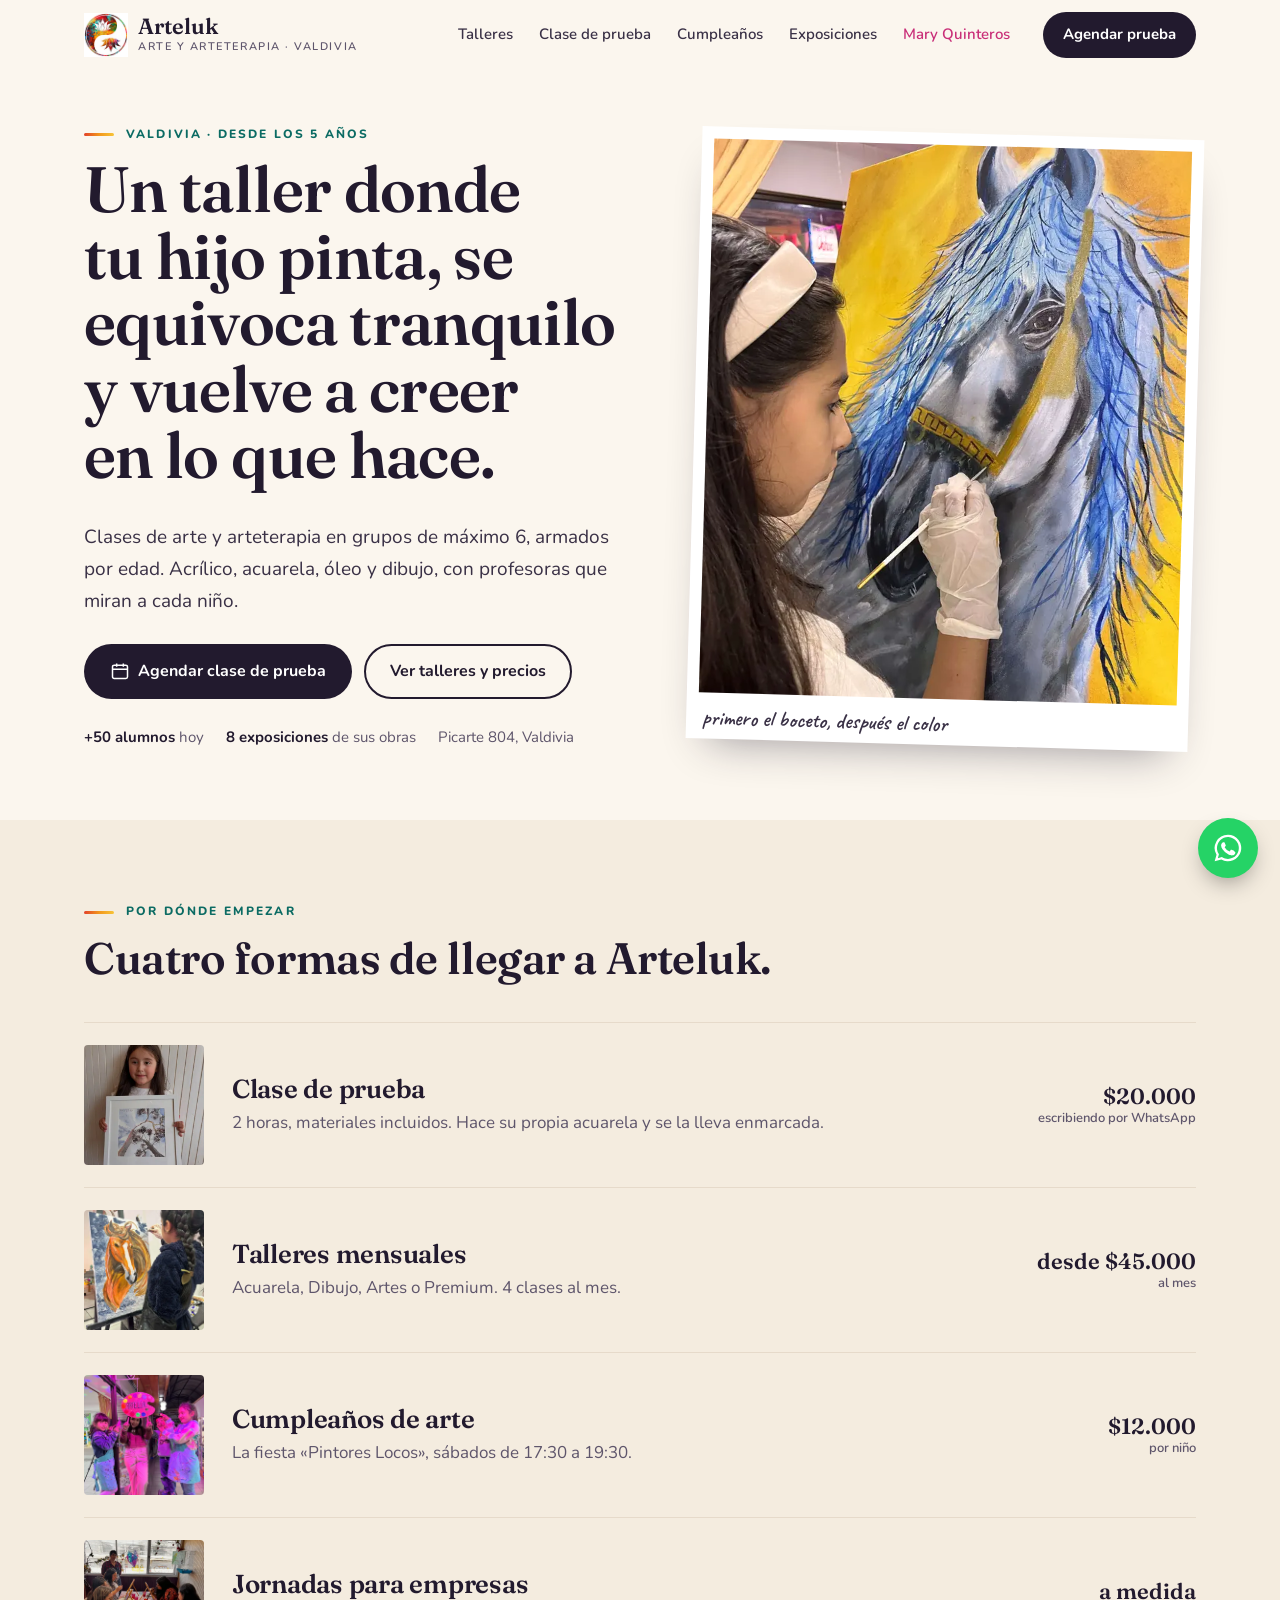
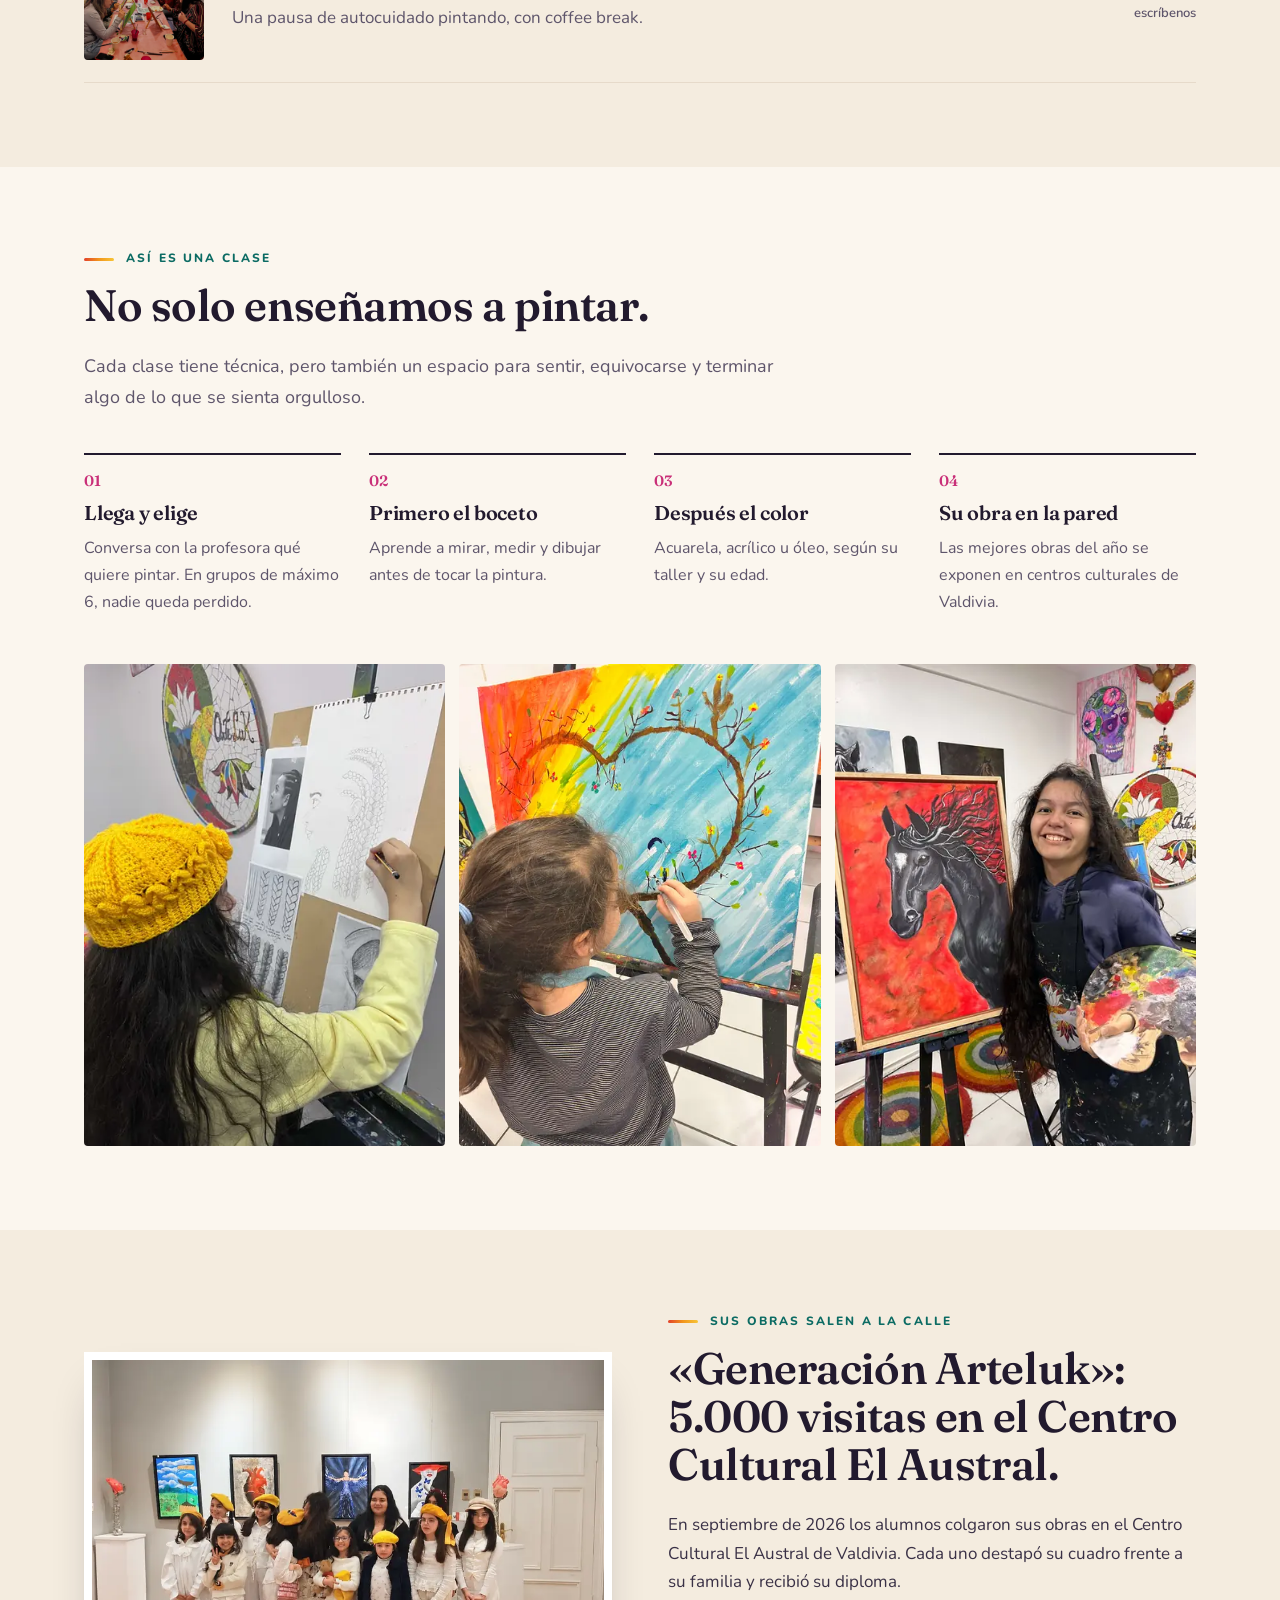
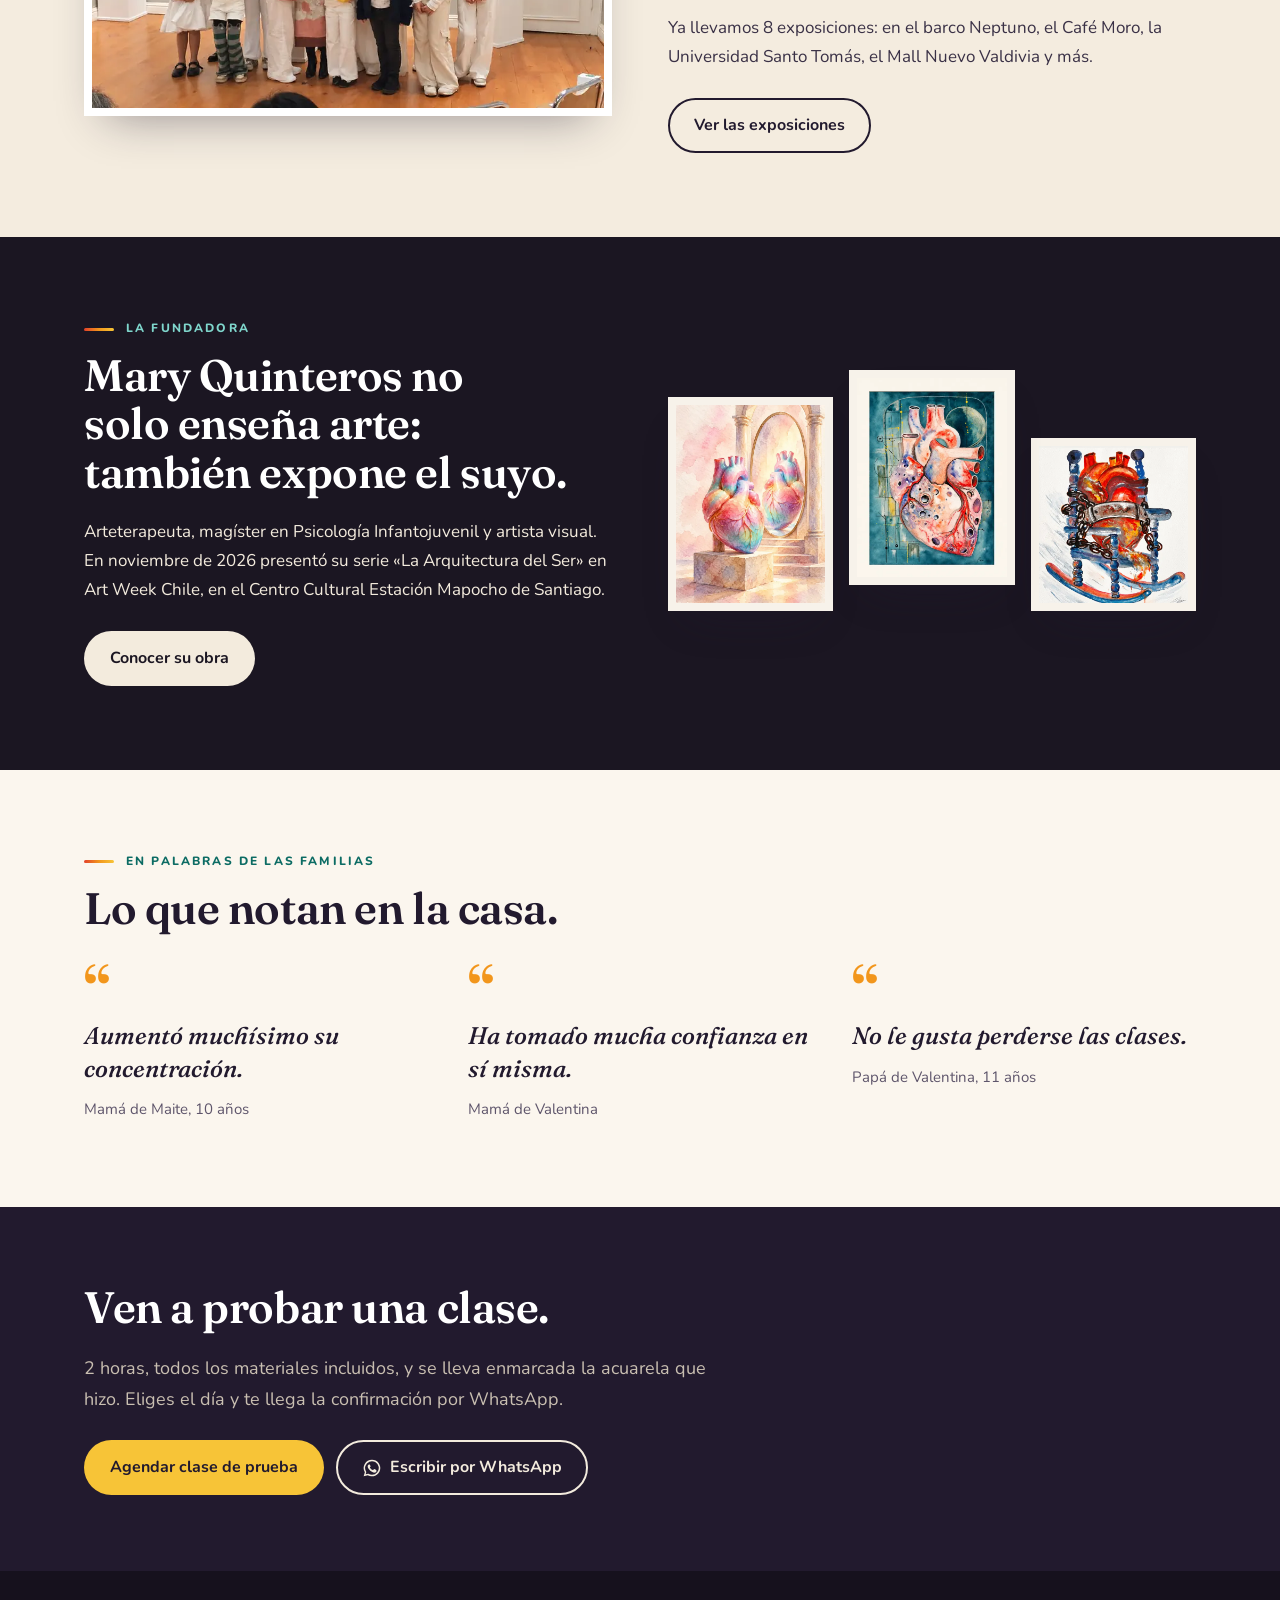
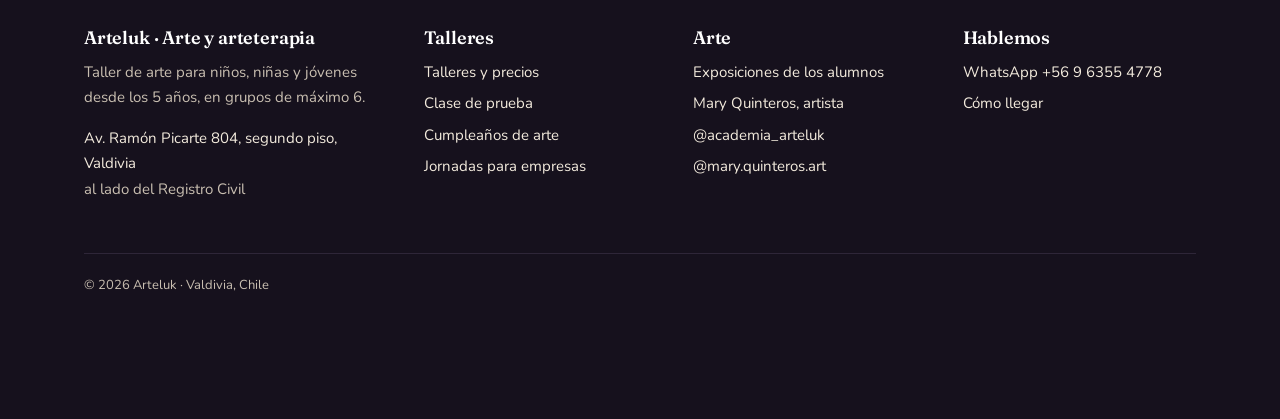
<file: index.html>
<!doctype html>
<html lang="es-CL">
<head>
<meta charset="utf-8">
<meta name="viewport" content="width=device-width, initial-scale=1, viewport-fit=cover">
<title>Taller de arte y arteterapia para niños en Valdivia | Arteluk</title>
<meta name="description" content="Clases de arte para niños, niñas y jóvenes desde los 5 años en Valdivia, en grupos de máximo 6. Arteterapia, exposiciones en centros culturales y clase de prueba de 2 horas con su acuarela enmarcada.">
<meta name="robots" content="noindex, nofollow">
<link rel="canonical" href="https://arteluk.cl/">
<meta property="og:type" content="website"><meta property="og:locale" content="es_CL"><meta property="og:site_name" content="Arteluk">
<meta property="og:title" content="Taller de arte y arteterapia para niños en Valdivia | Arteluk"><meta property="og:description" content="Clases de arte para niños, niñas y jóvenes desde los 5 años en Valdivia, en grupos de máximo 6. Arteterapia, exposiciones en centros culturales y clase de prueba de 2 horas con su acuarela enmarcada.">
<meta property="og:url" content="https://arteluk.cl/"><meta property="og:image" content="https://arteluk.cl/img/compartir.jpg">
<meta property="og:image:width" content="1200"><meta property="og:image:height" content="630"><meta name="twitter:card" content="summary_large_image">
<meta name="theme-color" content="#FBF6EE">
<link rel="icon" href="img/icono-64.png" sizes="64x64"><link rel="apple-touch-icon" href="img/icono-180.png">
<link rel="preload" href="fuentes/fraunces-normal.woff2" as="font" type="font/woff2" crossorigin>
<link rel="preload" href="fuentes/nunito-normal.woff2" as="font" type="font/woff2" crossorigin>
<link rel="stylesheet" href="estilos.css?v=1">
<script>document.documentElement.classList.add("js");setTimeout(function(){if(!window.__arteluk)document.documentElement.classList.remove("js")},3000)</script>
<script type="application/ld+json">[{"@context": "https://schema.org", "@type": "EducationalOrganization", "@id": "https://arteluk.cl/#arteluk", "name": "Arteluk", "alternateName": "Academia Arteluk", "description": "Taller de arte y arteterapia para niños, niñas y jóvenes en Valdivia.", "url": "https://arteluk.cl/", "telephone": "+56963554778", "image": "https://arteluk.cl/img/compartir.jpg", "logo": "https://arteluk.cl/img/icono-512.png", "address": {"@type": "PostalAddress", "streetAddress": "Av. Ramón Picarte 804, segundo piso", "addressLocality": "Valdivia", "addressRegion": "Los Ríos", "addressCountry": "CL"}, "founder": {"@type": "Person", "@id": "https://arteluk.cl/mary-quinteros/#mary", "name": "Mary Quinteros Alvarado"}, "sameAs": ["https://www.instagram.com/academia_arteluk/"]}]</script>
</head>
<body>
<svg width="0" height="0" style="position:absolute" aria-hidden="true">
<symbol id="i-wa" viewBox="0 0 24 24"><path fill="currentColor" d="M12 2a10 10 0 0 0-8.6 15.1L2 22l5-1.3A10 10 0 1 0 12 2zm0 18.2c-1.5 0-3-.4-4.3-1.2l-.3-.2-3 .8.8-2.9-.2-.3A8.2 8.2 0 1 1 12 20.2zm4.5-6.1c-.2-.1-1.5-.7-1.7-.8s-.4-.1-.6.1-.7.8-.8 1-.3.2-.5.1a6.7 6.7 0 0 1-3.3-2.9c-.3-.4.3-.4.7-1.3.1-.2 0-.3 0-.4l-.8-1.8c-.2-.5-.4-.4-.6-.4h-.5a1 1 0 0 0-.7.3 3 3 0 0 0-.9 2.2 5.2 5.2 0 0 0 1.1 2.7 11.8 11.8 0 0 0 4.5 4c1.7.7 2.3.8 3.2.6.5-.1 1.5-.6 1.7-1.2s.2-1.1.2-1.2-.2-.2-.5-.3z"/></symbol>
<symbol id="i-cal" viewBox="0 0 24 24"><g fill="none" stroke="currentColor" stroke-width="1.8"><rect x="3" y="5" width="18" height="16" rx="2"/><path d="M3 10h18M8 3v4M16 3v4"/></g></symbol>
<symbol id="i-ig" viewBox="0 0 24 24"><g fill="none" stroke="currentColor" stroke-width="1.8"><rect x="3" y="3" width="18" height="18" rx="5"/><circle cx="12" cy="12" r="4"/><circle cx="17.5" cy="6.5" r=".6" fill="currentColor"/></g></symbol>
</svg>
<a class="saltar" href="#contenido">Ir al contenido</a>
<header class="cabecera" id="cabecera">
  <div class="cabecera-in">
    <a href="" class="marca" aria-label="Arteluk, inicio"><img src="img/logo-96.png" alt="" width="44" height="44"><span>Arteluk<small>Arte y arteterapia · Valdivia</small></span></a>
    <nav class="menu" id="menu" aria-label="Páginas"><a href="" class="solo-movil" aria-current="page">Inicio</a><a href="talleres/">Talleres</a><a href="clase-de-prueba/">Clase de prueba</a><a href="cumpleanos/">Cumpleaños</a><a href="exposiciones/">Exposiciones</a><a href="empresas/" class="solo-movil">Empresas</a><a href="mary-quinteros/" class="menu-mary">Mary Quinteros</a><a href="contacto/" class="solo-movil">Contacto</a></nav>
    <div class="cabecera-acciones">
      <a class="pastilla pastilla-tinta pastilla-chica" href="https://arteluk.cl/prueba">Agendar prueba</a>
      <button class="boton-menu" type="button" aria-expanded="false" aria-controls="menu"><span></span><span></span><span class="oculto">Menú</span></button>
    </div>
  </div>
</header>
<main id="contenido">
<section class="portada"><div class="envoltura">
  <div>
    <p class="etiqueta">Valdivia · desde los 5 años</p>
    <h1>Un taller donde tu hijo pinta, se equivoca tranquilo y vuelve a creer en lo que hace.</h1>
    <p class="bajada">Clases de arte y arteterapia en grupos de máximo 6, armados por edad. Acrílico, acuarela, óleo y dibujo, con profesoras que miran a cada niño.</p>
    <div class="botones"><a class="pastilla pastilla-tinta" href="https://arteluk.cl/prueba"><svg><use href="#i-cal"/></svg>Agendar clase de prueba</a><a class="pastilla pastilla-borde" href="talleres/">Ver talleres y precios</a></div>
    <div class="portada-datos"><span><strong>+50 alumnos</strong> hoy</span><span><strong>8 exposiciones</strong> de sus obras</span><span>Picarte 804, Valdivia</span></div>
  </div>
  <figure class="polaroid giro-der"><img src="img/portada-1100.webp" srcset="img/portada-640.webp 640w, img/portada-1100.webp 1100w" sizes="(max-width: 760px) 100vw, 500px" width="1100" height="1276" alt="Alumna de Arteluk con guantes pintando un caballo azul en un lienzo grande" fetchpriority="high"><figcaption>primero el boceto, después el color</figcaption></figure>
</div></section>

<section class="seccion seccion-papel"><div class="envoltura">
  <div class="encabezado aparece"><p class="etiqueta">Por dónde empezar</p><h2>Cuatro formas de llegar a Arteluk.</h2></div>
  <ul class="caminos aparece">
    <li><a href="clase-de-prueba/"><img src="img/acuarela-2-700.webp" srcset="img/acuarela-2-420.webp 420w, img/acuarela-2-700.webp 700w" sizes="120px" width="700" height="933" alt="Niña mostrando su acuarela enmarcada" loading="lazy" decoding="async"><span><h3>Clase de prueba</h3><p>2 horas, materiales incluidos. Hace su propia acuarela y se la lleva enmarcada.</p></span><span class="precio">$20.000<small>escribiendo por WhatsApp</small></span></a></li>
    <li><a href="talleres/"><img src="img/clase-caballo-900.webp" srcset="img/clase-caballo-500.webp 500w, img/clase-caballo-900.webp 900w" sizes="120px" width="900" height="1200" alt="Alumna pintando un caballo en el taller" loading="lazy" decoding="async"><span><h3>Talleres mensuales</h3><p>Acuarela, Dibujo, Artes o Premium. 4 clases al mes.</p></span><span class="precio">desde $45.000<small>al mes</small></span></a></li>
    <li><a href="cumpleanos/"><img src="img/cumple-900.webp" srcset="img/cumple-500.webp 500w, img/cumple-900.webp 900w" sizes="120px" width="900" height="1200" alt="Niñas con gorros de pintor celebrando en Arteluk" loading="lazy" decoding="async"><span><h3>Cumpleaños de arte</h3><p>La fiesta «Pintores Locos», sábados de 17:30 a 19:30.</p></span><span class="precio">$12.000<small>por niño</small></span></a></li>
    <li><a href="empresas/"><img src="img/empresa-1-1100.webp" srcset="img/empresa-1-640.webp 640w, img/empresa-1-1100.webp 1100w" sizes="120px" width="1100" height="1467" alt="Equipo de trabajo pintando en una mesa larga de Arteluk" loading="lazy" decoding="async"><span><h3>Jornadas para empresas</h3><p>Una pausa de autocuidado pintando, con coffee break.</p></span><span class="precio">a medida<small>escríbenos</small></span></a></li>
  </ul>
</div></section>

<section class="seccion"><div class="envoltura">
  <div class="encabezado aparece"><p class="etiqueta">Así es una clase</p><h2>No solo enseñamos a pintar.</h2><p>Cada clase tiene técnica, pero también un espacio para sentir, equivocarse y terminar algo de lo que se sienta orgulloso.</p></div>
  <ol class="filas"><li class="fila aparece"><span class="fila-num">01</span><h3>Llega y elige</h3><p>Conversa con la profesora qué quiere pintar. En grupos de máximo 6, nadie queda perdido.</p></li><li class="fila aparece"><span class="fila-num">02</span><h3>Primero el boceto</h3><p>Aprende a mirar, medir y dibujar antes de tocar la pintura.</p></li><li class="fila aparece"><span class="fila-num">03</span><h3>Después el color</h3><p>Acuarela, acrílico u óleo, según su taller y su edad.</p></li><li class="fila aparece"><span class="fila-num">04</span><h3>Su obra en la pared</h3><p>Las mejores obras del año se exponen en centros culturales de Valdivia.</p></li></ol>
  <div class="mosaico aparece" style="margin-top:48px">
    <figure class="m-4 alto-2"><img src="img/clase-boceto-800.webp" srcset="img/clase-boceto-450.webp 450w, img/clase-boceto-800.webp 640w" sizes="(max-width: 760px) 50vw, 380px" width="640" height="854" alt="Niña con gorro amarillo dibujando el boceto de su obra" loading="lazy" decoding="async"></figure>
    <figure class="m-4 alto-2"><img src="img/clase-corazon-900.webp" srcset="img/clase-corazon-500.webp 500w, img/clase-corazon-900.webp 900w" sizes="(max-width: 760px) 50vw, 380px" width="900" height="1200" alt="Niña pintando un árbol con corazón en acrílico" loading="lazy" decoding="async"></figure>
    <figure class="m-4 alto-2"><img src="img/clase-paleta-800.webp" srcset="img/clase-paleta-450.webp 450w, img/clase-paleta-800.webp 800w" sizes="(max-width: 760px) 100vw, 380px" width="800" height="1067" alt="Alumna con su paleta junto a su caballo negro pintado en acrílico" loading="lazy" decoding="async"></figure>
  </div>
</div></section>

<section class="seccion seccion-papel"><div class="envoltura dos">
  <figure class="marco aparece"><img src="img/austral-grupo-1400.webp" srcset="img/austral-grupo-800.webp 800w, img/austral-grupo-1400.webp 1400w" sizes="(max-width: 760px) 100vw, 560px" width="1400" height="951" alt="Alumnos de Arteluk con sus boinas amarillas frente a sus obras en el Centro Cultural El Austral" loading="lazy" decoding="async"></figure>
  <div class="aparece">
    <p class="etiqueta">Sus obras salen a la calle</p>
    <h2>«Generación Arteluk»: 5.000 visitas en el Centro Cultural El Austral.</h2>
    <p>En septiembre de 2026 los alumnos colgaron sus obras en el Centro Cultural El Austral de Valdivia. Cada uno destapó su cuadro frente a su familia y recibió su diploma.</p>
    <p>Ya llevamos 8 exposiciones: en el barco Neptuno, el Café Moro, la Universidad Santo Tomás, el Mall Nuevo Valdivia y más.</p>
    <div class="botones"><a class="pastilla pastilla-borde" href="exposiciones/">Ver las exposiciones</a></div>
  </div>
</div></section>

<section class="franja-mary seccion"><div class="envoltura dos">
  <div class="aparece">
    <p class="etiqueta">La fundadora</p>
    <h2>Mary Quinteros no solo enseña arte: también expone el suyo.</h2>
    <p>Arteterapeuta, magíster en Psicología Infantojuvenil y artista visual. En noviembre de 2026 presentó su serie «La Arquitectura del Ser» en Art Week Chile, en el Centro Cultural Estación Mapocho de Santiago.</p>
    <div class="botones"><a class="pastilla pastilla-crema" href="mary-quinteros/">Conocer su obra</a></div>
  </div>
  <div class="obras-mini aparece">
    <figure class="marco"><img src="img/obra-espejo-1000.webp" srcset="img/obra-espejo-560.webp 560w, img/obra-espejo-1000.webp 1000w" sizes="(max-width: 760px) 33vw, 180px" width="1000" height="1328" alt="Obra de Mary Quinteros: un corazón anatómico frente a un espejo" loading="lazy" decoding="async"></figure>
    <figure class="marco"><img src="img/obra-luna-1000.webp" srcset="img/obra-luna-560.webp 560w, img/obra-luna-1000.webp 1000w" sizes="(max-width: 760px) 33vw, 180px" width="1000" height="1338" alt="Obra de Mary Quinteros: corazón convertido en paisaje lunar, acuarela" loading="lazy" decoding="async"></figure>
    <figure class="marco"><img src="img/obra-mecedora-1000.webp" srcset="img/obra-mecedora-560.webp 560w, img/obra-mecedora-1000.webp 896w" sizes="(max-width: 760px) 33vw, 180px" width="896" height="943" alt="Obra de Mary Quinteros: corazón encadenado en una mecedora" loading="lazy" decoding="async"></figure>
  </div>
</div></section>

<section class="seccion"><div class="envoltura">
  <div class="encabezado aparece"><p class="etiqueta">En palabras de las familias</p><h2>Lo que notan en la casa.</h2></div>
  <div class="citas">
<blockquote class="cita aparece"><p>Aumentó muchísimo su concentración.</p><footer>Mamá de Maite, 10 años</footer></blockquote>
<blockquote class="cita aparece"><p>Ha tomado mucha confianza en sí misma.</p><footer>Mamá de Valentina</footer></blockquote>
<blockquote class="cita aparece"><p>No le gusta perderse las clases.</p><footer>Papá de Valentina, 11 años</footer></blockquote>
</div>
</div></section>
<section class="banda"><div class="envoltura aparece"><h2>Ven a probar una clase.</h2><p>2 horas, todos los materiales incluidos, y se lleva enmarcada la acuarela que hizo. Eliges el día y te llega la confirmación por WhatsApp.</p>
<div class="botones"><a class="pastilla pastilla-tinta" href="https://arteluk.cl/prueba">Agendar clase de prueba</a><a class="pastilla pastilla-borde" href="https://wa.me/56963554778?text=Hola%20Arteluk%20%F0%9F%98%8A%20Quiero%20mi%20descuento%20de%20%249.000%20en%20la%20clase%20de%20prueba" target="_blank" rel="noopener"><svg><use href="#i-wa"/></svg>Escribir por WhatsApp</a></div></div></section>

</main>
<footer class="pie">
  <div class="envoltura">
    <div><h3>Arteluk · Arte y arteterapia</h3><p>Taller de arte para niños, niñas y jóvenes desde los 5 años, en grupos de máximo 6.</p>
      <p><a href="https://www.google.com/maps/search/?api=1&query=Arteluk%2C%20Avenida%20Ram%C3%B3n%20Picarte%20804%2C%20Valdivia" target="_blank" rel="noopener">Av. Ramón Picarte 804, segundo piso, Valdivia</a><br>al lado del Registro Civil</p></div>
    <div><h3>Talleres</h3><ul><li><a href="talleres/">Talleres y precios</a></li><li><a href="clase-de-prueba/">Clase de prueba</a></li><li><a href="cumpleanos/">Cumpleaños de arte</a></li><li><a href="empresas/">Jornadas para empresas</a></li></ul></div>
    <div><h3>Arte</h3><ul><li><a href="exposiciones/">Exposiciones de los alumnos</a></li><li><a href="mary-quinteros/">Mary Quinteros, artista</a></li><li><a href="https://www.instagram.com/academia_arteluk/" target="_blank" rel="noopener">@academia_arteluk</a></li><li><a href="https://www.instagram.com/mary.quinteros.art/" target="_blank" rel="noopener">@mary.quinteros.art</a></li></ul></div>
    <div><h3>Hablemos</h3><ul><li><a href="https://wa.me/56963554778?text=Hola%20Arteluk%20%F0%9F%98%8A%20Tengo%20una%20consulta" target="_blank" rel="noopener">WhatsApp +56 9 6355 4778</a></li><li><a href="contacto/">Cómo llegar</a></li></ul></div>
    <p class="pie-final">© 2026 Arteluk · Valdivia, Chile</p>
  </div>
</footer>
<a class="wa-flotante" href="https://wa.me/56963554778?text=Hola%20Arteluk%20%F0%9F%98%8A%20Quiero%20mi%20descuento%20de%20%249.000%20en%20la%20clase%20de%20prueba" target="_blank" rel="noopener" aria-label="Escribir a Arteluk por WhatsApp"><svg><use href="#i-wa"/></svg></a>
<nav class="barra-movil" aria-label="Acciones rápidas"><a class="b-wa" href="https://wa.me/56963554778?text=Hola%20Arteluk%20%F0%9F%98%8A%20Quiero%20mi%20descuento%20de%20%249.000%20en%20la%20clase%20de%20prueba" target="_blank" rel="noopener"><svg><use href="#i-wa"/></svg>WhatsApp</a><a class="b-ag" href="https://arteluk.cl/prueba"><svg><use href="#i-cal"/></svg>Agendar prueba</a></nav>
<script src="app.js?v=1" defer></script>
</body>
</html>
</file>
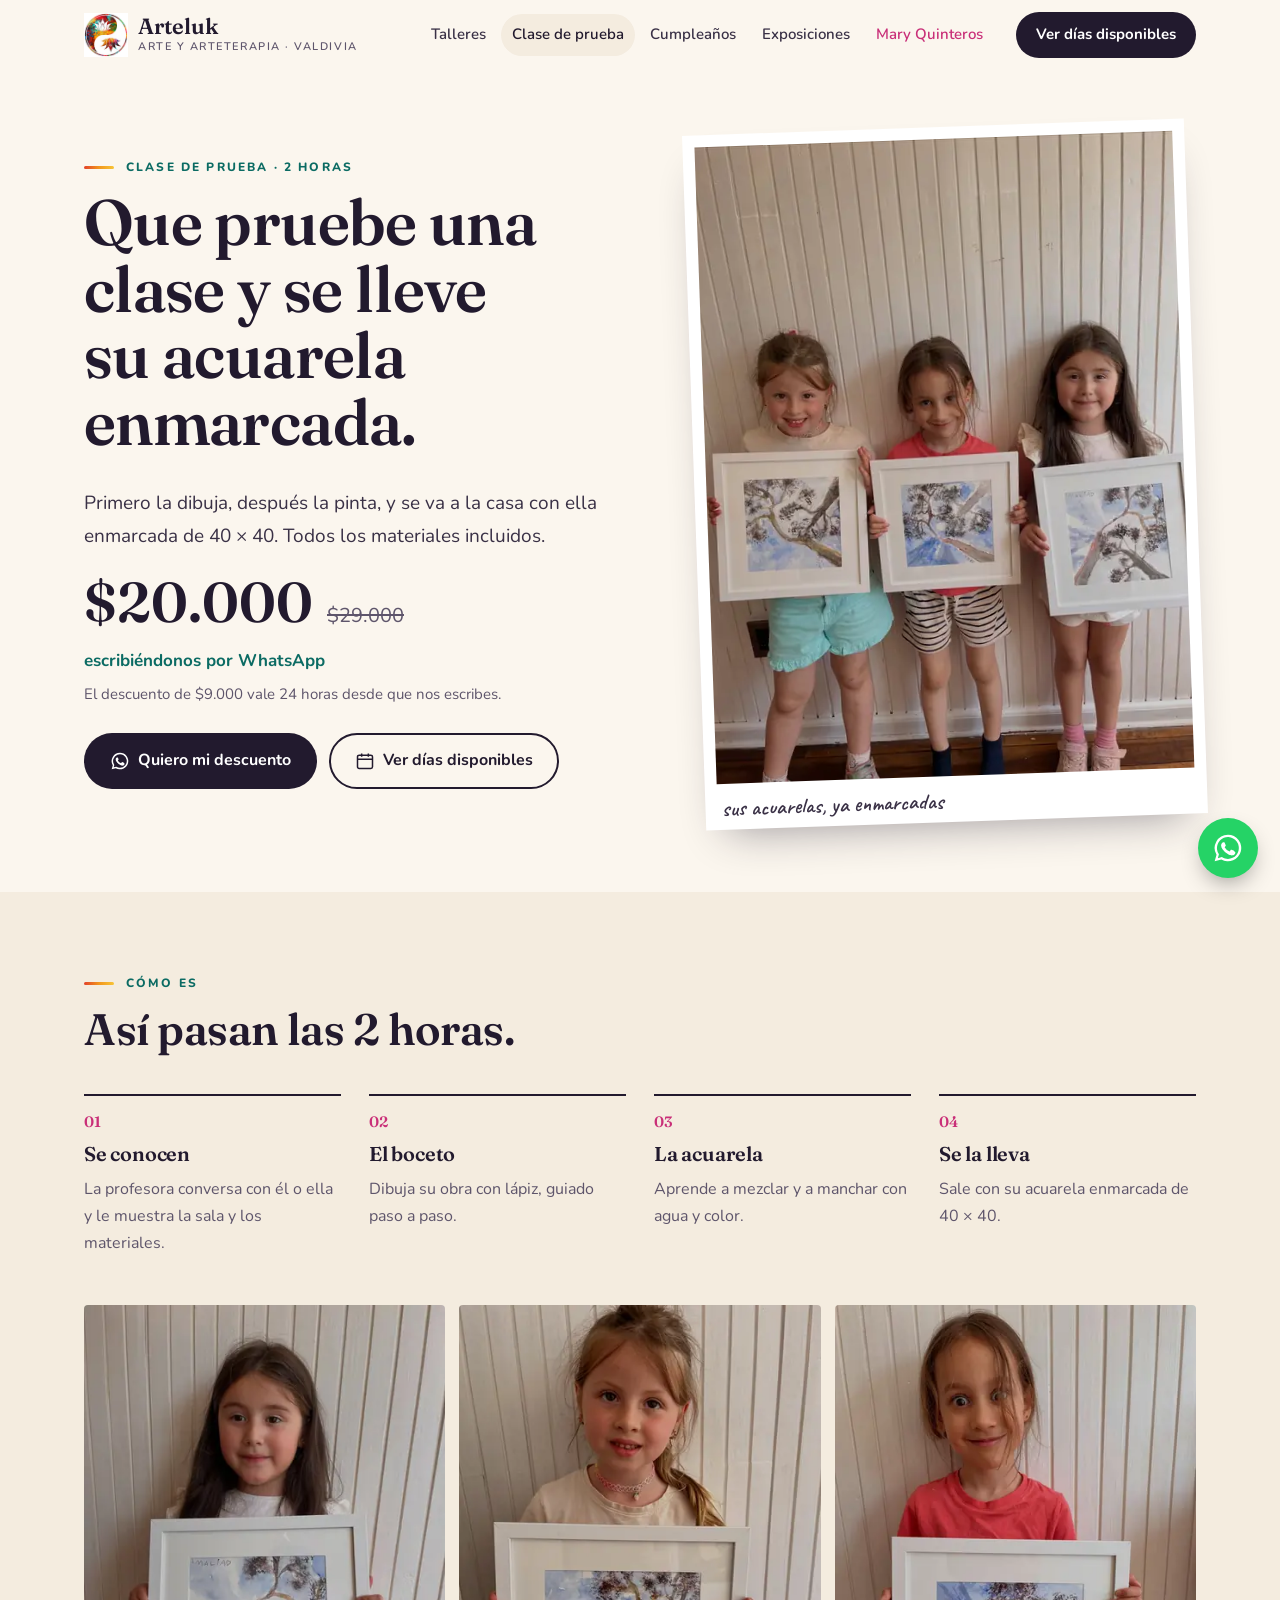
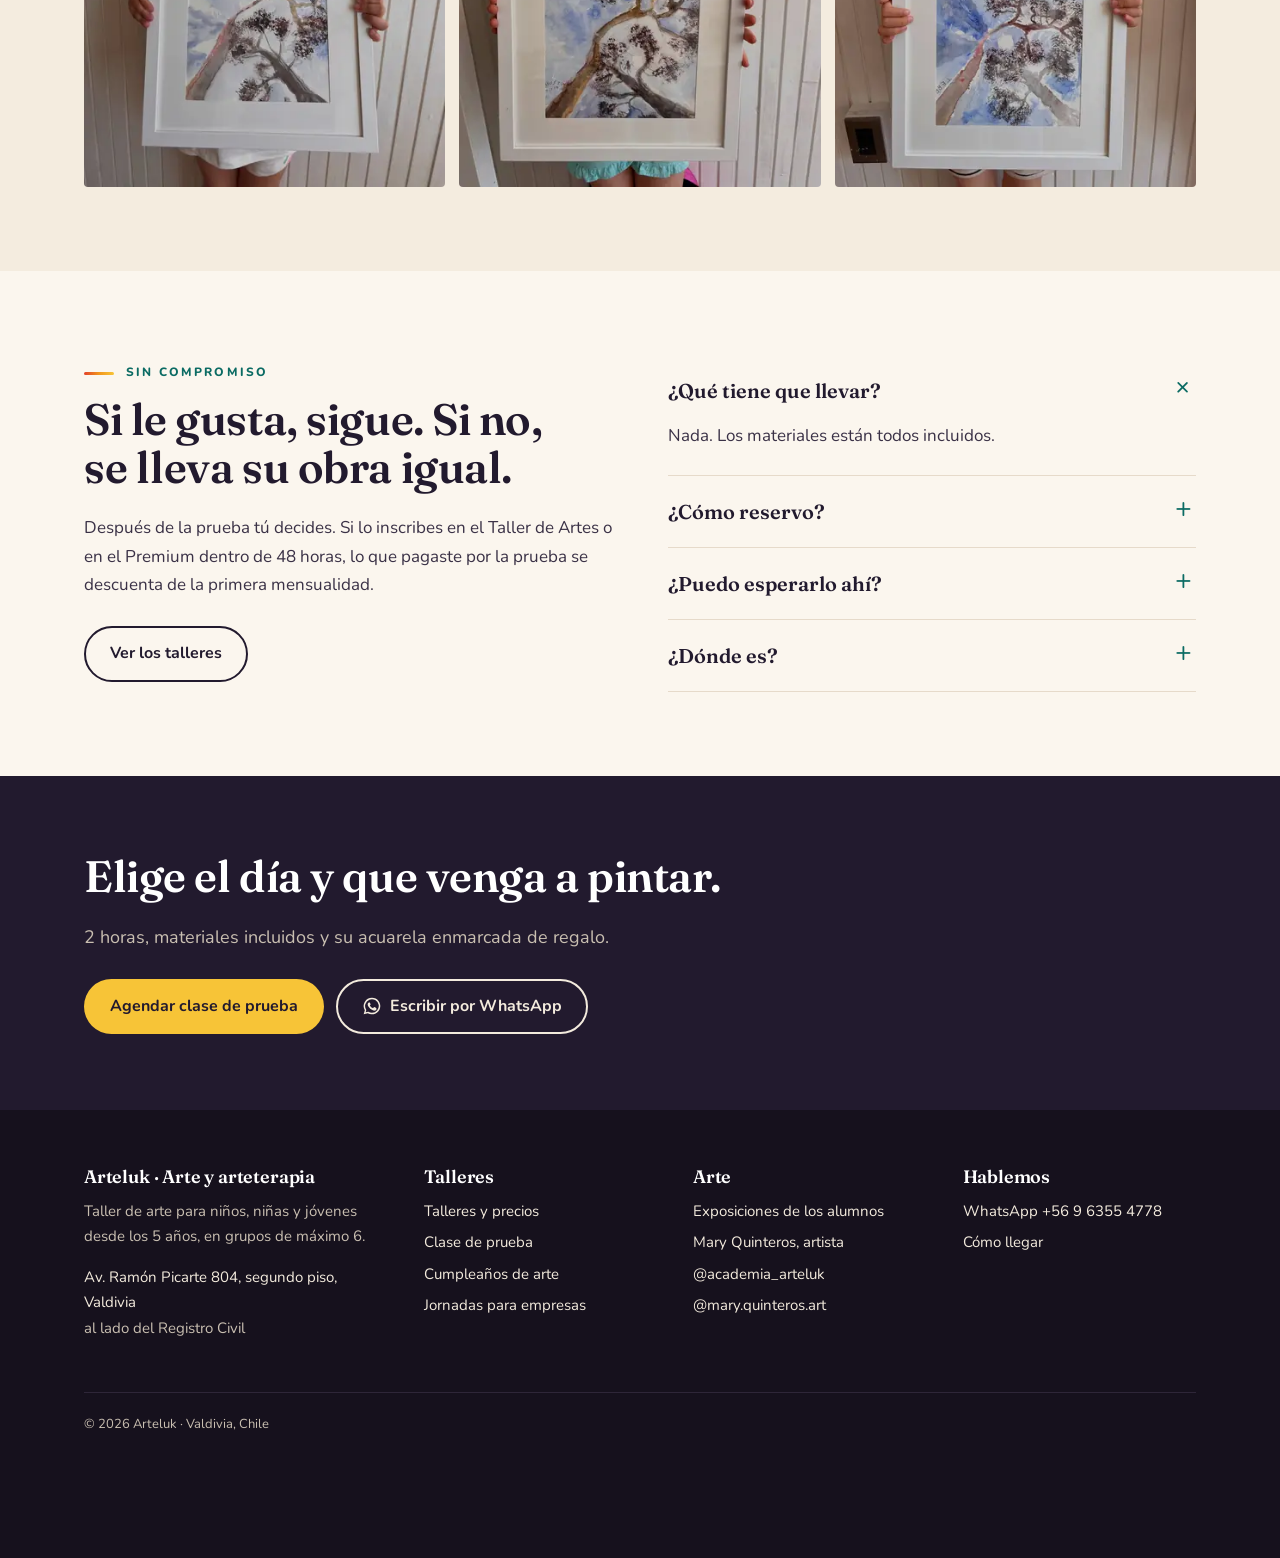
<file: clase-de-prueba/index.html>
<!doctype html>
<html lang="es-CL">
<head>
<meta charset="utf-8">
<meta name="viewport" content="width=device-width, initial-scale=1, viewport-fit=cover">
<title>Clase de prueba de arte para niños en Valdivia | Arteluk</title>
<meta name="description" content="2 horas de dibujo y acuarela con todos los materiales incluidos: hace su propia acuarela y se la lleva enmarcada. $29.000, o $20.000 escribiéndonos por WhatsApp desde la web.">
<meta name="robots" content="noindex, nofollow">
<link rel="canonical" href="https://arteluk.cl/clase-de-prueba/">
<meta property="og:type" content="website"><meta property="og:locale" content="es_CL"><meta property="og:site_name" content="Arteluk">
<meta property="og:title" content="Clase de prueba de arte para niños en Valdivia | Arteluk"><meta property="og:description" content="2 horas de dibujo y acuarela con todos los materiales incluidos: hace su propia acuarela y se la lleva enmarcada. $29.000, o $20.000 escribiéndonos por WhatsApp desde la web.">
<meta property="og:url" content="https://arteluk.cl/clase-de-prueba/"><meta property="og:image" content="https://arteluk.cl/img/compartir.jpg">
<meta property="og:image:width" content="1200"><meta property="og:image:height" content="630"><meta name="twitter:card" content="summary_large_image">
<meta name="theme-color" content="#FBF6EE">
<link rel="icon" href="../img/icono-64.png" sizes="64x64"><link rel="apple-touch-icon" href="../img/icono-180.png">
<link rel="preload" href="../fuentes/fraunces-normal.woff2" as="font" type="font/woff2" crossorigin>
<link rel="preload" href="../fuentes/nunito-normal.woff2" as="font" type="font/woff2" crossorigin>
<link rel="stylesheet" href="../estilos.css?v=1">
<script>document.documentElement.classList.add("js");setTimeout(function(){if(!window.__arteluk)document.documentElement.classList.remove("js")},3000)</script>
<script type="application/ld+json">[{"@context": "https://schema.org", "@type": "EducationalOrganization", "@id": "https://arteluk.cl/#arteluk", "name": "Arteluk", "alternateName": "Academia Arteluk", "description": "Taller de arte y arteterapia para niños, niñas y jóvenes en Valdivia.", "url": "https://arteluk.cl/", "telephone": "+56963554778", "image": "https://arteluk.cl/img/compartir.jpg", "logo": "https://arteluk.cl/img/icono-512.png", "address": {"@type": "PostalAddress", "streetAddress": "Av. Ramón Picarte 804, segundo piso", "addressLocality": "Valdivia", "addressRegion": "Los Ríos", "addressCountry": "CL"}, "founder": {"@type": "Person", "@id": "https://arteluk.cl/mary-quinteros/#mary", "name": "Mary Quinteros Alvarado"}, "sameAs": ["https://www.instagram.com/academia_arteluk/"]}]</script>
</head>
<body>
<svg width="0" height="0" style="position:absolute" aria-hidden="true">
<symbol id="i-wa" viewBox="0 0 24 24"><path fill="currentColor" d="M12 2a10 10 0 0 0-8.6 15.1L2 22l5-1.3A10 10 0 1 0 12 2zm0 18.2c-1.5 0-3-.4-4.3-1.2l-.3-.2-3 .8.8-2.9-.2-.3A8.2 8.2 0 1 1 12 20.2zm4.5-6.1c-.2-.1-1.5-.7-1.7-.8s-.4-.1-.6.1-.7.8-.8 1-.3.2-.5.1a6.7 6.7 0 0 1-3.3-2.9c-.3-.4.3-.4.7-1.3.1-.2 0-.3 0-.4l-.8-1.8c-.2-.5-.4-.4-.6-.4h-.5a1 1 0 0 0-.7.3 3 3 0 0 0-.9 2.2 5.2 5.2 0 0 0 1.1 2.7 11.8 11.8 0 0 0 4.5 4c1.7.7 2.3.8 3.2.6.5-.1 1.5-.6 1.7-1.2s.2-1.1.2-1.2-.2-.2-.5-.3z"/></symbol>
<symbol id="i-cal" viewBox="0 0 24 24"><g fill="none" stroke="currentColor" stroke-width="1.8"><rect x="3" y="5" width="18" height="16" rx="2"/><path d="M3 10h18M8 3v4M16 3v4"/></g></symbol>
<symbol id="i-ig" viewBox="0 0 24 24"><g fill="none" stroke="currentColor" stroke-width="1.8"><rect x="3" y="3" width="18" height="18" rx="5"/><circle cx="12" cy="12" r="4"/><circle cx="17.5" cy="6.5" r=".6" fill="currentColor"/></g></symbol>
</svg>
<a class="saltar" href="#contenido">Ir al contenido</a>
<header class="cabecera" id="cabecera">
  <div class="cabecera-in">
    <a href="../" class="marca" aria-label="Arteluk, inicio"><img src="../img/logo-96.png" alt="" width="44" height="44"><span>Arteluk<small>Arte y arteterapia · Valdivia</small></span></a>
    <nav class="menu" id="menu" aria-label="Páginas"><a href="../" class="solo-movil">Inicio</a><a href="../talleres/">Talleres</a><a href="../clase-de-prueba/" aria-current="page">Clase de prueba</a><a href="../cumpleanos/">Cumpleaños</a><a href="../exposiciones/">Exposiciones</a><a href="../empresas/" class="solo-movil">Empresas</a><a href="../mary-quinteros/" class="menu-mary">Mary Quinteros</a><a href="../contacto/" class="solo-movil">Contacto</a></nav>
    <div class="cabecera-acciones">
      <a class="pastilla pastilla-tinta pastilla-chica" href="https://arteluk.cl/prueba">Ver días disponibles</a>
      <button class="boton-menu" type="button" aria-expanded="false" aria-controls="menu"><span></span><span></span><span class="oculto">Menú</span></button>
    </div>
  </div>
</header>
<main id="contenido">
<section class="portada"><div class="envoltura">
  <div>
    <p class="etiqueta">Clase de prueba · 2 horas</p>
    <h1>Que pruebe una clase y se lleve su acuarela enmarcada.</h1>
    <p class="bajada">Primero la dibuja, después la pinta, y se va a la casa con ella enmarcada de 40 × 40. Todos los materiales incluidos.</p>
    <div class="precio-prueba"><b>$20.000</b><s>$29.000</s><span>escribiéndonos por WhatsApp</span></div>
    <p class="letra-chica" style="margin-top:6px">El descuento de $9.000 vale 24 horas desde que nos escribes.</p>
    <div class="botones"><a class="pastilla pastilla-tinta" href="https://wa.me/56963554778?text=Hola%20Arteluk%20%F0%9F%98%8A%20Quiero%20mi%20descuento%20de%20%249.000%20en%20la%20clase%20de%20prueba" target="_blank" rel="noopener"><svg><use href="#i-wa"/></svg>Quiero mi descuento</a><a class="pastilla pastilla-borde" href="https://arteluk.cl/prueba"><svg><use href="#i-cal"/></svg>Ver días disponibles</a></div>
  </div>
  <figure class="polaroid giro-izq"><img src="../img/acuarela-1-900.webp" srcset="../img/acuarela-1-500.webp 500w, ../img/acuarela-1-900.webp 900w" sizes="(max-width: 760px) 100vw, 500px" width="900" height="1200" alt="Tres niñas mostrando sus acuarelas enmarcadas hechas en la clase de prueba" fetchpriority="high"><figcaption>sus acuarelas, ya enmarcadas</figcaption></figure>
</div></section>
<section class="seccion seccion-papel"><div class="envoltura">
  <div class="encabezado aparece"><p class="etiqueta">Cómo es</p><h2>Así pasan las 2 horas.</h2></div>
  <ol class="filas"><li class="fila aparece"><span class="fila-num">01</span><h3>Se conocen</h3><p>La profesora conversa con él o ella y le muestra la sala y los materiales.</p></li><li class="fila aparece"><span class="fila-num">02</span><h3>El boceto</h3><p>Dibuja su obra con lápiz, guiado paso a paso.</p></li><li class="fila aparece"><span class="fila-num">03</span><h3>La acuarela</h3><p>Aprende a mezclar y a manchar con agua y color.</p></li><li class="fila aparece"><span class="fila-num">04</span><h3>Se la lleva</h3><p>Sale con su acuarela enmarcada de 40 × 40.</p></li></ol>
  <div class="mosaico aparece" style="margin-top:48px">
    <figure class="m-4 alto-2"><img src="../img/acuarela-2-700.webp" srcset="../img/acuarela-2-420.webp 420w, ../img/acuarela-2-700.webp 700w" sizes="(max-width: 760px) 50vw, 380px" width="700" height="933" alt="Niña sonriendo con su acuarela enmarcada" loading="lazy" decoding="async"></figure>
    <figure class="m-4 alto-2"><img src="../img/acuarela-3-700.webp" srcset="../img/acuarela-3-420.webp 420w, ../img/acuarela-3-700.webp 700w" sizes="(max-width: 760px) 50vw, 380px" width="700" height="933" alt="Niña rubia mostrando su acuarela enmarcada" loading="lazy" decoding="async"></figure>
    <figure class="m-4 alto-2"><img src="../img/acuarela-4-700.webp" srcset="../img/acuarela-4-420.webp 420w, ../img/acuarela-4-700.webp 700w" sizes="(max-width: 760px) 100vw, 380px" width="700" height="933" alt="Niño mostrando su acuarela enmarcada de un árbol" loading="lazy" decoding="async"></figure>
  </div>
</div></section>
<section class="seccion"><div class="envoltura dos">
  <div class="aparece"><p class="etiqueta">Sin compromiso</p><h2>Si le gusta, sigue. Si no, se lleva su obra igual.</h2>
  <p>Después de la prueba tú decides. Si lo inscribes en el Taller de Artes o en el Premium dentro de 48 horas, lo que pagaste por la prueba se descuenta de la primera mensualidad.</p>
  <div class="botones"><a class="pastilla pastilla-borde" href="../talleres/">Ver los talleres</a></div></div>
  <div class="preguntas aparece">
    <details open><summary>¿Qué tiene que llevar?</summary><p>Nada. Los materiales están todos incluidos.</p></details>
    <details><summary>¿Cómo reservo?</summary><p>Eliges el día y la hora en el calendario o nos escribes por WhatsApp. Te llega al tiro la confirmación con los datos para la transferencia.</p></details>
    <details><summary>¿Puedo esperarlo ahí?</summary><p>Sí, hay sala de espera con café y té.</p></details>
    <details><summary>¿Dónde es?</summary><p>En Av. Ramón Picarte 804, segundo piso, Valdivia, al lado del Registro Civil.</p></details>
  </div>
</div></section>
<section class="banda"><div class="envoltura aparece"><h2>Elige el día y que venga a pintar.</h2><p>2 horas, materiales incluidos y su acuarela enmarcada de regalo.</p>
<div class="botones"><a class="pastilla pastilla-tinta" href="https://arteluk.cl/prueba">Agendar clase de prueba</a><a class="pastilla pastilla-borde" href="https://wa.me/56963554778?text=Hola%20Arteluk%20%F0%9F%98%8A%20Quiero%20mi%20descuento%20de%20%249.000%20en%20la%20clase%20de%20prueba" target="_blank" rel="noopener"><svg><use href="#i-wa"/></svg>Escribir por WhatsApp</a></div></div></section>

</main>
<footer class="pie">
  <div class="envoltura">
    <div><h3>Arteluk · Arte y arteterapia</h3><p>Taller de arte para niños, niñas y jóvenes desde los 5 años, en grupos de máximo 6.</p>
      <p><a href="https://www.google.com/maps/search/?api=1&query=Arteluk%2C%20Avenida%20Ram%C3%B3n%20Picarte%20804%2C%20Valdivia" target="_blank" rel="noopener">Av. Ramón Picarte 804, segundo piso, Valdivia</a><br>al lado del Registro Civil</p></div>
    <div><h3>Talleres</h3><ul><li><a href="../talleres/">Talleres y precios</a></li><li><a href="../clase-de-prueba/">Clase de prueba</a></li><li><a href="../cumpleanos/">Cumpleaños de arte</a></li><li><a href="../empresas/">Jornadas para empresas</a></li></ul></div>
    <div><h3>Arte</h3><ul><li><a href="../exposiciones/">Exposiciones de los alumnos</a></li><li><a href="../mary-quinteros/">Mary Quinteros, artista</a></li><li><a href="https://www.instagram.com/academia_arteluk/" target="_blank" rel="noopener">@academia_arteluk</a></li><li><a href="https://www.instagram.com/mary.quinteros.art/" target="_blank" rel="noopener">@mary.quinteros.art</a></li></ul></div>
    <div><h3>Hablemos</h3><ul><li><a href="https://wa.me/56963554778?text=Hola%20Arteluk%20%F0%9F%98%8A%20Tengo%20una%20consulta" target="_blank" rel="noopener">WhatsApp +56 9 6355 4778</a></li><li><a href="../contacto/">Cómo llegar</a></li></ul></div>
    <p class="pie-final">© 2026 Arteluk · Valdivia, Chile</p>
  </div>
</footer>
<a class="wa-flotante" href="https://wa.me/56963554778?text=Hola%20Arteluk%20%F0%9F%98%8A%20Quiero%20mi%20descuento%20de%20%249.000%20en%20la%20clase%20de%20prueba" target="_blank" rel="noopener" aria-label="Escribir a Arteluk por WhatsApp"><svg><use href="#i-wa"/></svg></a>
<nav class="barra-movil" aria-label="Acciones rápidas"><a class="b-wa" href="https://wa.me/56963554778?text=Hola%20Arteluk%20%F0%9F%98%8A%20Quiero%20mi%20descuento%20de%20%249.000%20en%20la%20clase%20de%20prueba" target="_blank" rel="noopener"><svg><use href="#i-wa"/></svg>WhatsApp</a><a class="b-ag" href="https://arteluk.cl/prueba"><svg><use href="#i-cal"/></svg>Agendar prueba</a></nav>
<script src="../app.js?v=1" defer></script>
</body>
</html>
</file>
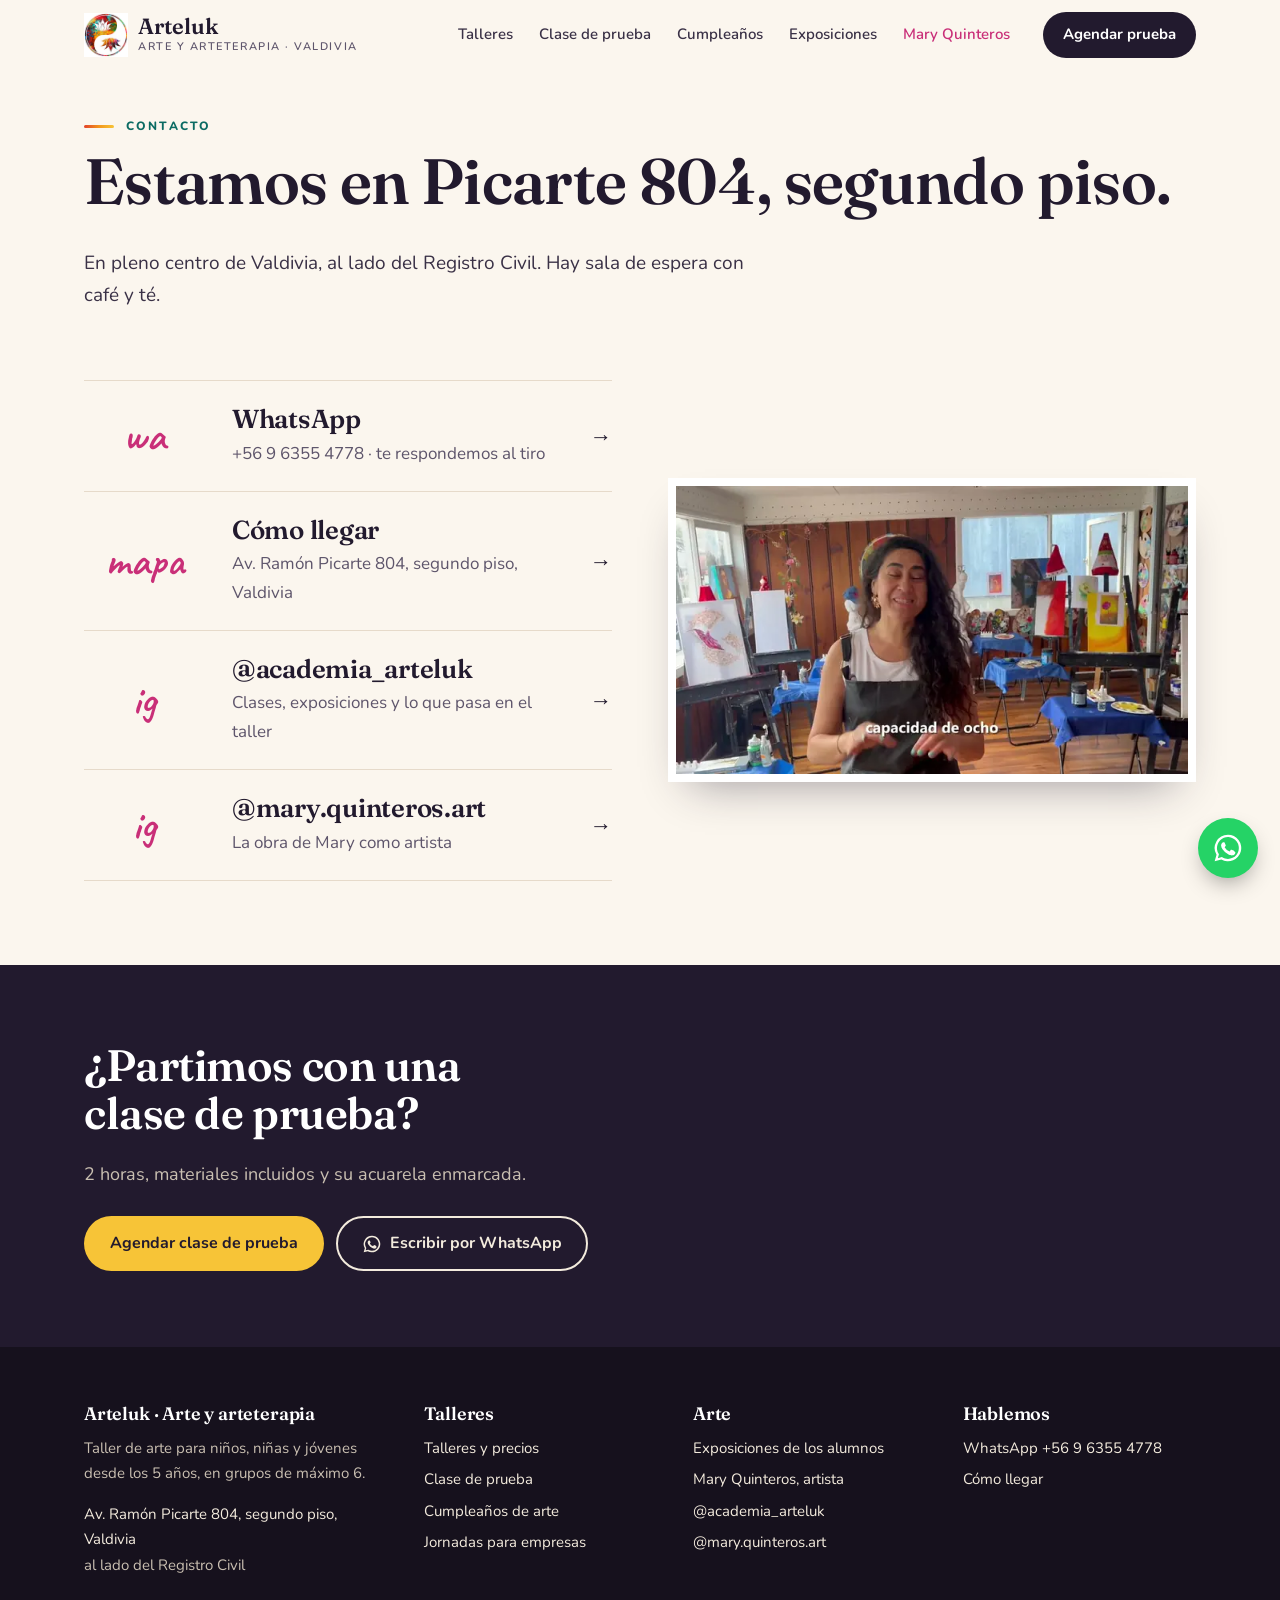
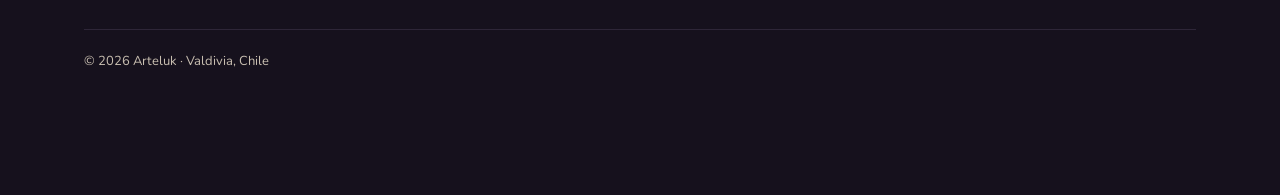
<file: contacto/index.html>
<!doctype html>
<html lang="es-CL">
<head>
<meta charset="utf-8">
<meta name="viewport" content="width=device-width, initial-scale=1, viewport-fit=cover">
<title>Contacto y cómo llegar | Arteluk, Picarte 804, Valdivia</title>
<meta name="description" content="Arteluk está en Av. Ramón Picarte 804, segundo piso, Valdivia, al lado del Registro Civil. WhatsApp +56 9 6355 4778.">
<meta name="robots" content="noindex, nofollow">
<link rel="canonical" href="https://arteluk.cl/contacto/">
<meta property="og:type" content="website"><meta property="og:locale" content="es_CL"><meta property="og:site_name" content="Arteluk">
<meta property="og:title" content="Contacto y cómo llegar | Arteluk, Picarte 804, Valdivia"><meta property="og:description" content="Arteluk está en Av. Ramón Picarte 804, segundo piso, Valdivia, al lado del Registro Civil. WhatsApp +56 9 6355 4778.">
<meta property="og:url" content="https://arteluk.cl/contacto/"><meta property="og:image" content="https://arteluk.cl/img/compartir.jpg">
<meta property="og:image:width" content="1200"><meta property="og:image:height" content="630"><meta name="twitter:card" content="summary_large_image">
<meta name="theme-color" content="#FBF6EE">
<link rel="icon" href="../img/icono-64.png" sizes="64x64"><link rel="apple-touch-icon" href="../img/icono-180.png">
<link rel="preload" href="../fuentes/fraunces-normal.woff2" as="font" type="font/woff2" crossorigin>
<link rel="preload" href="../fuentes/nunito-normal.woff2" as="font" type="font/woff2" crossorigin>
<link rel="stylesheet" href="../estilos.css?v=1">
<script>document.documentElement.classList.add("js");setTimeout(function(){if(!window.__arteluk)document.documentElement.classList.remove("js")},3000)</script>
<script type="application/ld+json">[{"@context": "https://schema.org", "@type": "EducationalOrganization", "@id": "https://arteluk.cl/#arteluk", "name": "Arteluk", "alternateName": "Academia Arteluk", "description": "Taller de arte y arteterapia para niños, niñas y jóvenes en Valdivia.", "url": "https://arteluk.cl/", "telephone": "+56963554778", "image": "https://arteluk.cl/img/compartir.jpg", "logo": "https://arteluk.cl/img/icono-512.png", "address": {"@type": "PostalAddress", "streetAddress": "Av. Ramón Picarte 804, segundo piso", "addressLocality": "Valdivia", "addressRegion": "Los Ríos", "addressCountry": "CL"}, "founder": {"@type": "Person", "@id": "https://arteluk.cl/mary-quinteros/#mary", "name": "Mary Quinteros Alvarado"}, "sameAs": ["https://www.instagram.com/academia_arteluk/"]}]</script>
</head>
<body>
<svg width="0" height="0" style="position:absolute" aria-hidden="true">
<symbol id="i-wa" viewBox="0 0 24 24"><path fill="currentColor" d="M12 2a10 10 0 0 0-8.6 15.1L2 22l5-1.3A10 10 0 1 0 12 2zm0 18.2c-1.5 0-3-.4-4.3-1.2l-.3-.2-3 .8.8-2.9-.2-.3A8.2 8.2 0 1 1 12 20.2zm4.5-6.1c-.2-.1-1.5-.7-1.7-.8s-.4-.1-.6.1-.7.8-.8 1-.3.2-.5.1a6.7 6.7 0 0 1-3.3-2.9c-.3-.4.3-.4.7-1.3.1-.2 0-.3 0-.4l-.8-1.8c-.2-.5-.4-.4-.6-.4h-.5a1 1 0 0 0-.7.3 3 3 0 0 0-.9 2.2 5.2 5.2 0 0 0 1.1 2.7 11.8 11.8 0 0 0 4.5 4c1.7.7 2.3.8 3.2.6.5-.1 1.5-.6 1.7-1.2s.2-1.1.2-1.2-.2-.2-.5-.3z"/></symbol>
<symbol id="i-cal" viewBox="0 0 24 24"><g fill="none" stroke="currentColor" stroke-width="1.8"><rect x="3" y="5" width="18" height="16" rx="2"/><path d="M3 10h18M8 3v4M16 3v4"/></g></symbol>
<symbol id="i-ig" viewBox="0 0 24 24"><g fill="none" stroke="currentColor" stroke-width="1.8"><rect x="3" y="3" width="18" height="18" rx="5"/><circle cx="12" cy="12" r="4"/><circle cx="17.5" cy="6.5" r=".6" fill="currentColor"/></g></symbol>
</svg>
<a class="saltar" href="#contenido">Ir al contenido</a>
<header class="cabecera" id="cabecera">
  <div class="cabecera-in">
    <a href="../" class="marca" aria-label="Arteluk, inicio"><img src="../img/logo-96.png" alt="" width="44" height="44"><span>Arteluk<small>Arte y arteterapia · Valdivia</small></span></a>
    <nav class="menu" id="menu" aria-label="Páginas"><a href="../" class="solo-movil">Inicio</a><a href="../talleres/">Talleres</a><a href="../clase-de-prueba/">Clase de prueba</a><a href="../cumpleanos/">Cumpleaños</a><a href="../exposiciones/">Exposiciones</a><a href="../empresas/" class="solo-movil">Empresas</a><a href="../mary-quinteros/" class="menu-mary">Mary Quinteros</a><a href="../contacto/" class="solo-movil" aria-current="page">Contacto</a></nav>
    <div class="cabecera-acciones">
      <a class="pastilla pastilla-tinta pastilla-chica" href="https://arteluk.cl/prueba">Agendar prueba</a>
      <button class="boton-menu" type="button" aria-expanded="false" aria-controls="menu"><span></span><span></span><span class="oculto">Menú</span></button>
    </div>
  </div>
</header>
<main id="contenido">
<section class="portada-pagina"><div class="envoltura">
  <p class="etiqueta">Contacto</p>
  <h1>Estamos en Picarte 804, segundo piso.</h1>
  <p class="bajada">En pleno centro de Valdivia, al lado del Registro Civil. Hay sala de espera con café y té.</p>
</div></section>
<section class="seccion" style="padding-top:20px"><div class="envoltura dos">
  <div class="aparece">
    <ul class="caminos">
      <li><a href="https://wa.me/56963554778?text=Hola%20Arteluk%20%F0%9F%98%8A%20Tengo%20una%20consulta" target="_blank" rel="noopener"><span class="nota" style="font-size:44px;text-align:center">wa</span><span><h3>WhatsApp</h3><p>+56 9 6355 4778 · te respondemos al tiro</p></span><span class="precio">→</span></a></li>
      <li><a href="https://www.google.com/maps/search/?api=1&query=Arteluk%2C%20Avenida%20Ram%C3%B3n%20Picarte%20804%2C%20Valdivia" target="_blank" rel="noopener"><span class="nota" style="font-size:44px;text-align:center">mapa</span><span><h3>Cómo llegar</h3><p>Av. Ramón Picarte 804, segundo piso, Valdivia</p></span><span class="precio">→</span></a></li>
      <li><a href="https://www.instagram.com/academia_arteluk/" target="_blank" rel="noopener"><span class="nota" style="font-size:44px;text-align:center">ig</span><span><h3>@academia_arteluk</h3><p>Clases, exposiciones y lo que pasa en el taller</p></span><span class="precio">→</span></a></li>
      <li><a href="https://www.instagram.com/mary.quinteros.art/" target="_blank" rel="noopener"><span class="nota" style="font-size:44px;text-align:center">ig</span><span><h3>@mary.quinteros.art</h3><p>La obra de Mary como artista</p></span><span class="precio">→</span></a></li>
    </ul>
  </div>
  <figure class="marco aparece"><img src="../img/taller-mary-1100.webp" srcset="../img/taller-mary-640.webp 640w, ../img/taller-mary-1100.webp 1100w" sizes="(max-width: 760px) 100vw, 560px" width="1100" height="619" alt="Mary Quinteros en la sala principal de Arteluk" loading="lazy" decoding="async"></figure>
</div></section>
<section class="banda"><div class="envoltura aparece"><h2>¿Partimos con una clase de prueba?</h2><p>2 horas, materiales incluidos y su acuarela enmarcada.</p>
<div class="botones"><a class="pastilla pastilla-tinta" href="https://arteluk.cl/prueba">Agendar clase de prueba</a><a class="pastilla pastilla-borde" href="https://wa.me/56963554778?text=Hola%20Arteluk%20%F0%9F%98%8A%20Quiero%20mi%20descuento%20de%20%249.000%20en%20la%20clase%20de%20prueba" target="_blank" rel="noopener"><svg><use href="#i-wa"/></svg>Escribir por WhatsApp</a></div></div></section>

</main>
<footer class="pie">
  <div class="envoltura">
    <div><h3>Arteluk · Arte y arteterapia</h3><p>Taller de arte para niños, niñas y jóvenes desde los 5 años, en grupos de máximo 6.</p>
      <p><a href="https://www.google.com/maps/search/?api=1&query=Arteluk%2C%20Avenida%20Ram%C3%B3n%20Picarte%20804%2C%20Valdivia" target="_blank" rel="noopener">Av. Ramón Picarte 804, segundo piso, Valdivia</a><br>al lado del Registro Civil</p></div>
    <div><h3>Talleres</h3><ul><li><a href="../talleres/">Talleres y precios</a></li><li><a href="../clase-de-prueba/">Clase de prueba</a></li><li><a href="../cumpleanos/">Cumpleaños de arte</a></li><li><a href="../empresas/">Jornadas para empresas</a></li></ul></div>
    <div><h3>Arte</h3><ul><li><a href="../exposiciones/">Exposiciones de los alumnos</a></li><li><a href="../mary-quinteros/">Mary Quinteros, artista</a></li><li><a href="https://www.instagram.com/academia_arteluk/" target="_blank" rel="noopener">@academia_arteluk</a></li><li><a href="https://www.instagram.com/mary.quinteros.art/" target="_blank" rel="noopener">@mary.quinteros.art</a></li></ul></div>
    <div><h3>Hablemos</h3><ul><li><a href="https://wa.me/56963554778?text=Hola%20Arteluk%20%F0%9F%98%8A%20Tengo%20una%20consulta" target="_blank" rel="noopener">WhatsApp +56 9 6355 4778</a></li><li><a href="../contacto/">Cómo llegar</a></li></ul></div>
    <p class="pie-final">© 2026 Arteluk · Valdivia, Chile</p>
  </div>
</footer>
<a class="wa-flotante" href="https://wa.me/56963554778?text=Hola%20Arteluk%20%F0%9F%98%8A%20Quiero%20mi%20descuento%20de%20%249.000%20en%20la%20clase%20de%20prueba" target="_blank" rel="noopener" aria-label="Escribir a Arteluk por WhatsApp"><svg><use href="#i-wa"/></svg></a>
<nav class="barra-movil" aria-label="Acciones rápidas"><a class="b-wa" href="https://wa.me/56963554778?text=Hola%20Arteluk%20%F0%9F%98%8A%20Quiero%20mi%20descuento%20de%20%249.000%20en%20la%20clase%20de%20prueba" target="_blank" rel="noopener"><svg><use href="#i-wa"/></svg>WhatsApp</a><a class="b-ag" href="https://arteluk.cl/prueba"><svg><use href="#i-cal"/></svg>Agendar prueba</a></nav>
<script src="../app.js?v=1" defer></script>
</body>
</html>
</file>
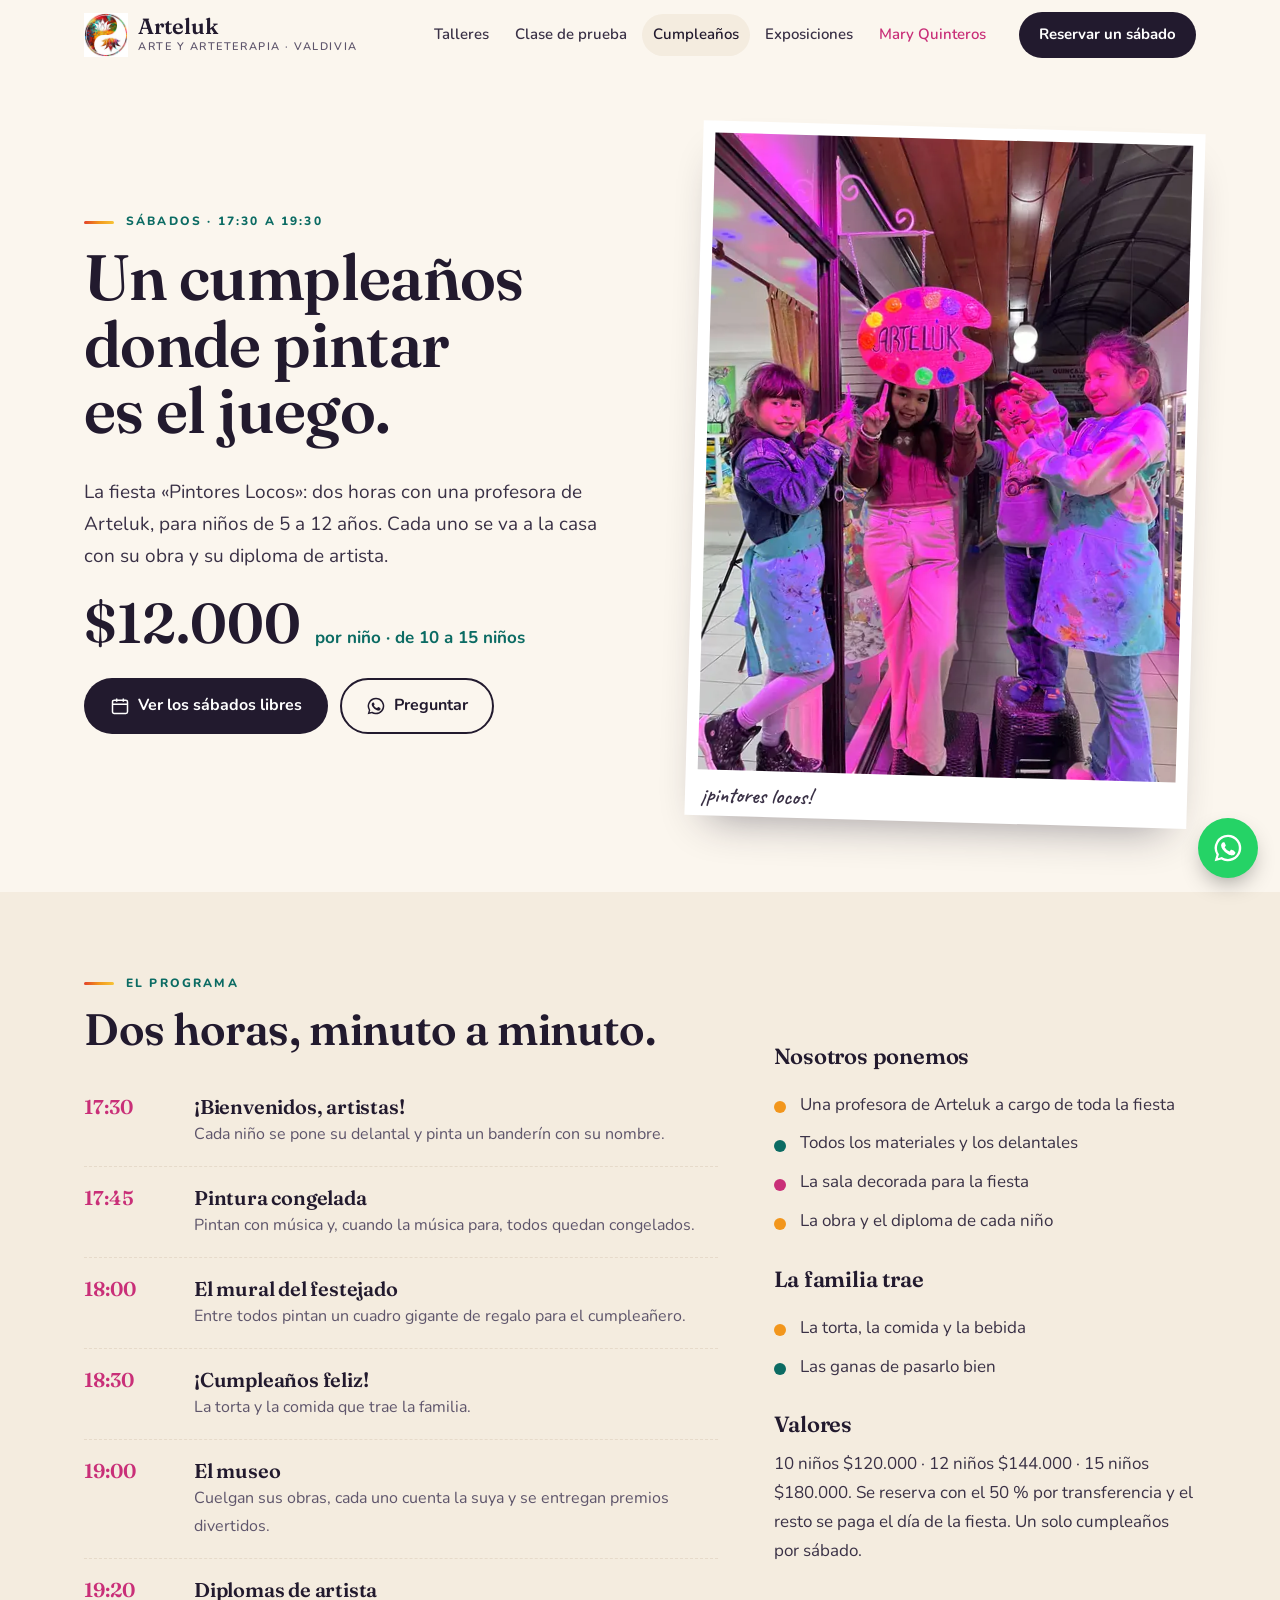
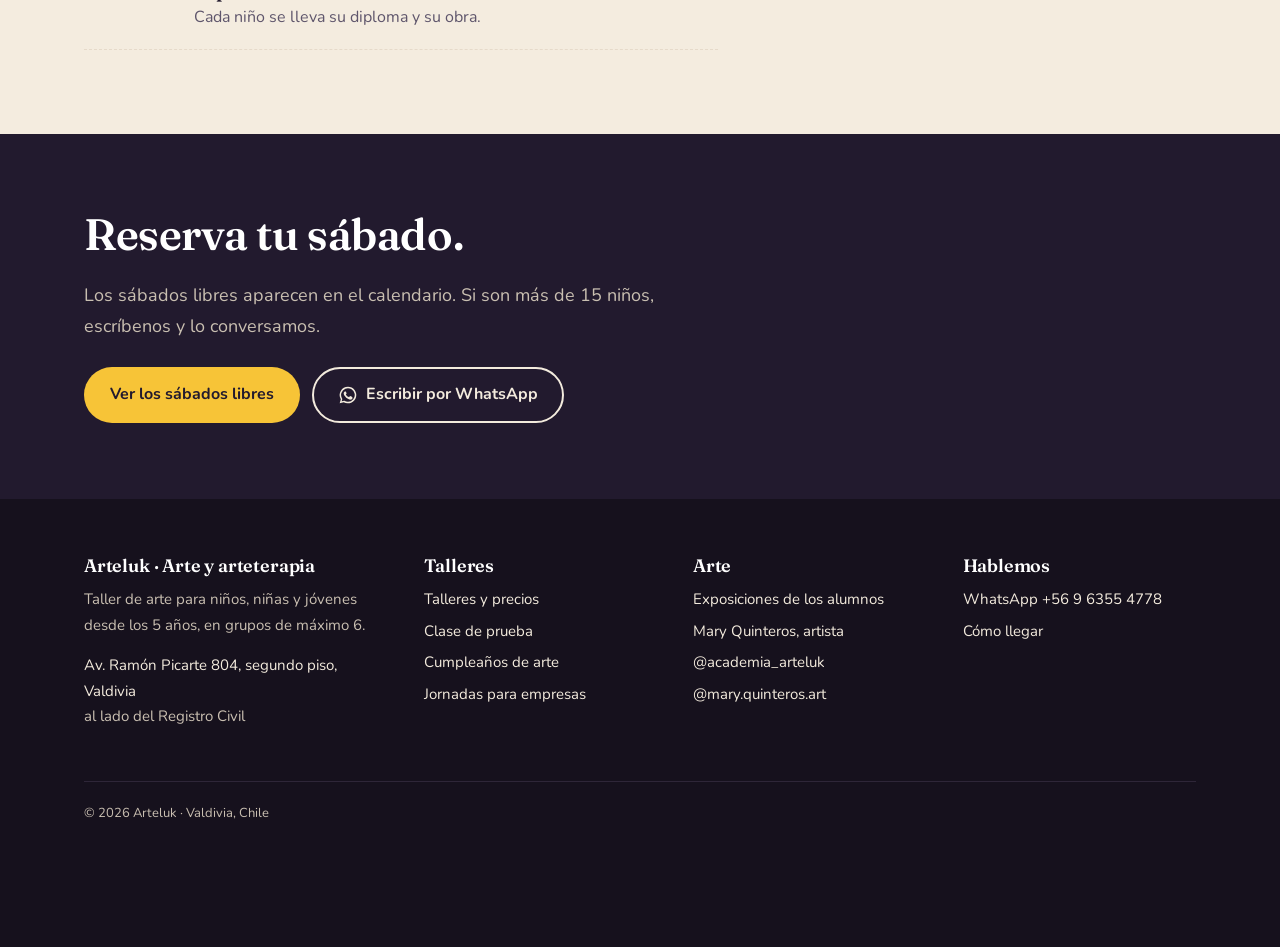
<file: cumpleanos/index.html>
<!doctype html>
<html lang="es-CL">
<head>
<meta charset="utf-8">
<meta name="viewport" content="width=device-width, initial-scale=1, viewport-fit=cover">
<title>Cumpleaños de arte para niños en Valdivia | Arteluk</title>
<meta name="description" content="Fiesta «Pintores Locos» en Arteluk: 2 horas pintando con profesora, sábados de 17:30 a 19:30, de 5 a 12 años, entre 10 y 15 niños, a $12.000 por niño. Cada uno se lleva su obra y su diploma.">
<meta name="robots" content="noindex, nofollow">
<link rel="canonical" href="https://arteluk.cl/cumpleanos/">
<meta property="og:type" content="website"><meta property="og:locale" content="es_CL"><meta property="og:site_name" content="Arteluk">
<meta property="og:title" content="Cumpleaños de arte para niños en Valdivia | Arteluk"><meta property="og:description" content="Fiesta «Pintores Locos» en Arteluk: 2 horas pintando con profesora, sábados de 17:30 a 19:30, de 5 a 12 años, entre 10 y 15 niños, a $12.000 por niño. Cada uno se lleva su obra y su diploma.">
<meta property="og:url" content="https://arteluk.cl/cumpleanos/"><meta property="og:image" content="https://arteluk.cl/img/compartir.jpg">
<meta property="og:image:width" content="1200"><meta property="og:image:height" content="630"><meta name="twitter:card" content="summary_large_image">
<meta name="theme-color" content="#FBF6EE">
<link rel="icon" href="../img/icono-64.png" sizes="64x64"><link rel="apple-touch-icon" href="../img/icono-180.png">
<link rel="preload" href="../fuentes/fraunces-normal.woff2" as="font" type="font/woff2" crossorigin>
<link rel="preload" href="../fuentes/nunito-normal.woff2" as="font" type="font/woff2" crossorigin>
<link rel="stylesheet" href="../estilos.css?v=1">
<script>document.documentElement.classList.add("js");setTimeout(function(){if(!window.__arteluk)document.documentElement.classList.remove("js")},3000)</script>
<script type="application/ld+json">[{"@context": "https://schema.org", "@type": "EducationalOrganization", "@id": "https://arteluk.cl/#arteluk", "name": "Arteluk", "alternateName": "Academia Arteluk", "description": "Taller de arte y arteterapia para niños, niñas y jóvenes en Valdivia.", "url": "https://arteluk.cl/", "telephone": "+56963554778", "image": "https://arteluk.cl/img/compartir.jpg", "logo": "https://arteluk.cl/img/icono-512.png", "address": {"@type": "PostalAddress", "streetAddress": "Av. Ramón Picarte 804, segundo piso", "addressLocality": "Valdivia", "addressRegion": "Los Ríos", "addressCountry": "CL"}, "founder": {"@type": "Person", "@id": "https://arteluk.cl/mary-quinteros/#mary", "name": "Mary Quinteros Alvarado"}, "sameAs": ["https://www.instagram.com/academia_arteluk/"]}]</script>
</head>
<body>
<svg width="0" height="0" style="position:absolute" aria-hidden="true">
<symbol id="i-wa" viewBox="0 0 24 24"><path fill="currentColor" d="M12 2a10 10 0 0 0-8.6 15.1L2 22l5-1.3A10 10 0 1 0 12 2zm0 18.2c-1.5 0-3-.4-4.3-1.2l-.3-.2-3 .8.8-2.9-.2-.3A8.2 8.2 0 1 1 12 20.2zm4.5-6.1c-.2-.1-1.5-.7-1.7-.8s-.4-.1-.6.1-.7.8-.8 1-.3.2-.5.1a6.7 6.7 0 0 1-3.3-2.9c-.3-.4.3-.4.7-1.3.1-.2 0-.3 0-.4l-.8-1.8c-.2-.5-.4-.4-.6-.4h-.5a1 1 0 0 0-.7.3 3 3 0 0 0-.9 2.2 5.2 5.2 0 0 0 1.1 2.7 11.8 11.8 0 0 0 4.5 4c1.7.7 2.3.8 3.2.6.5-.1 1.5-.6 1.7-1.2s.2-1.1.2-1.2-.2-.2-.5-.3z"/></symbol>
<symbol id="i-cal" viewBox="0 0 24 24"><g fill="none" stroke="currentColor" stroke-width="1.8"><rect x="3" y="5" width="18" height="16" rx="2"/><path d="M3 10h18M8 3v4M16 3v4"/></g></symbol>
<symbol id="i-ig" viewBox="0 0 24 24"><g fill="none" stroke="currentColor" stroke-width="1.8"><rect x="3" y="3" width="18" height="18" rx="5"/><circle cx="12" cy="12" r="4"/><circle cx="17.5" cy="6.5" r=".6" fill="currentColor"/></g></symbol>
</svg>
<a class="saltar" href="#contenido">Ir al contenido</a>
<header class="cabecera" id="cabecera">
  <div class="cabecera-in">
    <a href="../" class="marca" aria-label="Arteluk, inicio"><img src="../img/logo-96.png" alt="" width="44" height="44"><span>Arteluk<small>Arte y arteterapia · Valdivia</small></span></a>
    <nav class="menu" id="menu" aria-label="Páginas"><a href="../" class="solo-movil">Inicio</a><a href="../talleres/">Talleres</a><a href="../clase-de-prueba/">Clase de prueba</a><a href="../cumpleanos/" aria-current="page">Cumpleaños</a><a href="../exposiciones/">Exposiciones</a><a href="../empresas/" class="solo-movil">Empresas</a><a href="../mary-quinteros/" class="menu-mary">Mary Quinteros</a><a href="../contacto/" class="solo-movil">Contacto</a></nav>
    <div class="cabecera-acciones">
      <a class="pastilla pastilla-tinta pastilla-chica" href="https://arteluk.cl/cumpleanos">Reservar un sábado</a>
      <button class="boton-menu" type="button" aria-expanded="false" aria-controls="menu"><span></span><span></span><span class="oculto">Menú</span></button>
    </div>
  </div>
</header>
<main id="contenido">
<section class="portada"><div class="envoltura">
  <div>
    <p class="etiqueta">Sábados · 17:30 a 19:30</p>
    <h1>Un cumpleaños donde pintar es el juego.</h1>
    <p class="bajada">La fiesta «Pintores Locos»: dos horas con una profesora de Arteluk, para niños de 5 a 12 años. Cada uno se va a la casa con su obra y su diploma de artista.</p>
    <div class="precio-prueba"><b>$12.000</b><span>por niño · de 10 a 15 niños</span></div>
    <div class="botones"><a class="pastilla pastilla-tinta" href="https://arteluk.cl/cumpleanos"><svg><use href="#i-cal"/></svg>Ver los sábados libres</a><a class="pastilla pastilla-borde" href="https://wa.me/56963554778?text=Hola%20Arteluk%20%F0%9F%98%8A%20Tengo%20una%20consulta" target="_blank" rel="noopener"><svg><use href="#i-wa"/></svg>Preguntar</a></div>
  </div>
  <figure class="polaroid giro-der"><img src="../img/cumple-900.webp" srcset="../img/cumple-500.webp 500w, ../img/cumple-900.webp 900w" sizes="(max-width: 760px) 100vw, 500px" width="900" height="1200" alt="Niñas con gorros de pintor y una paleta gigante, celebrando en Arteluk" fetchpriority="high"><figcaption>¡pintores locos!</figcaption></figure>
</div></section>
<section class="seccion seccion-papel"><div class="envoltura dos dos-texto-ancho">
  <div class="aparece"><p class="etiqueta">El programa</p><h2>Dos horas, minuto a minuto.</h2>
  <ol class="programa">
    <li><time>17:30</time><div><h3>¡Bienvenidos, artistas!</h3><p>Cada niño se pone su delantal y pinta un banderín con su nombre.</p></div></li>
    <li><time>17:45</time><div><h3>Pintura congelada</h3><p>Pintan con música y, cuando la música para, todos quedan congelados.</p></div></li>
    <li><time>18:00</time><div><h3>El mural del festejado</h3><p>Entre todos pintan un cuadro gigante de regalo para el cumpleañero.</p></div></li>
    <li><time>18:30</time><div><h3>¡Cumpleaños feliz!</h3><p>La torta y la comida que trae la familia.</p></div></li>
    <li><time>19:00</time><div><h3>El museo</h3><p>Cuelgan sus obras, cada uno cuenta la suya y se entregan premios divertidos.</p></div></li>
    <li><time>19:20</time><div><h3>Diplomas de artista</h3><p>Cada niño se lleva su diploma y su obra.</p></div></li>
  </ol></div>
  <div class="aparece"><h3>Nosotros ponemos</h3><ul class="puntos"><li>Una profesora de Arteluk a cargo de toda la fiesta</li><li>Todos los materiales y los delantales</li><li>La sala decorada para la fiesta</li><li>La obra y el diploma de cada niño</li></ul>
  <h3 style="margin-top:30px">La familia trae</h3><ul class="puntos"><li>La torta, la comida y la bebida</li><li>Las ganas de pasarlo bien</li></ul>
  <h3 style="margin-top:30px">Valores</h3><p>10 niños $120.000 · 12 niños $144.000 · 15 niños $180.000. Se reserva con el 50 % por transferencia y el resto se paga el día de la fiesta. Un solo cumpleaños por sábado.</p></div>
</div></section>
<section class="banda"><div class="envoltura aparece"><h2>Reserva tu sábado.</h2><p>Los sábados libres aparecen en el calendario. Si son más de 15 niños, escríbenos y lo conversamos.</p>
<div class="botones"><a class="pastilla pastilla-tinta" href="https://arteluk.cl/cumpleanos">Ver los sábados libres</a><a class="pastilla pastilla-borde" href="https://wa.me/56963554778?text=Hola%20Arteluk%20%F0%9F%98%8A%20Tengo%20una%20consulta" target="_blank" rel="noopener"><svg><use href="#i-wa"/></svg>Escribir por WhatsApp</a></div></div></section>

</main>
<footer class="pie">
  <div class="envoltura">
    <div><h3>Arteluk · Arte y arteterapia</h3><p>Taller de arte para niños, niñas y jóvenes desde los 5 años, en grupos de máximo 6.</p>
      <p><a href="https://www.google.com/maps/search/?api=1&query=Arteluk%2C%20Avenida%20Ram%C3%B3n%20Picarte%20804%2C%20Valdivia" target="_blank" rel="noopener">Av. Ramón Picarte 804, segundo piso, Valdivia</a><br>al lado del Registro Civil</p></div>
    <div><h3>Talleres</h3><ul><li><a href="../talleres/">Talleres y precios</a></li><li><a href="../clase-de-prueba/">Clase de prueba</a></li><li><a href="../cumpleanos/">Cumpleaños de arte</a></li><li><a href="../empresas/">Jornadas para empresas</a></li></ul></div>
    <div><h3>Arte</h3><ul><li><a href="../exposiciones/">Exposiciones de los alumnos</a></li><li><a href="../mary-quinteros/">Mary Quinteros, artista</a></li><li><a href="https://www.instagram.com/academia_arteluk/" target="_blank" rel="noopener">@academia_arteluk</a></li><li><a href="https://www.instagram.com/mary.quinteros.art/" target="_blank" rel="noopener">@mary.quinteros.art</a></li></ul></div>
    <div><h3>Hablemos</h3><ul><li><a href="https://wa.me/56963554778?text=Hola%20Arteluk%20%F0%9F%98%8A%20Tengo%20una%20consulta" target="_blank" rel="noopener">WhatsApp +56 9 6355 4778</a></li><li><a href="../contacto/">Cómo llegar</a></li></ul></div>
    <p class="pie-final">© 2026 Arteluk · Valdivia, Chile</p>
  </div>
</footer>
<a class="wa-flotante" href="https://wa.me/56963554778?text=Hola%20Arteluk%20%F0%9F%98%8A%20Quiero%20mi%20descuento%20de%20%249.000%20en%20la%20clase%20de%20prueba" target="_blank" rel="noopener" aria-label="Escribir a Arteluk por WhatsApp"><svg><use href="#i-wa"/></svg></a>
<nav class="barra-movil" aria-label="Acciones rápidas"><a class="b-wa" href="https://wa.me/56963554778?text=Hola%20Arteluk%20%F0%9F%98%8A%20Quiero%20mi%20descuento%20de%20%249.000%20en%20la%20clase%20de%20prueba" target="_blank" rel="noopener"><svg><use href="#i-wa"/></svg>WhatsApp</a><a class="b-ag" href="https://arteluk.cl/cumpleanos"><svg><use href="#i-cal"/></svg>Reservar un sábado</a></nav>
<script src="../app.js?v=1" defer></script>
</body>
</html>
</file>
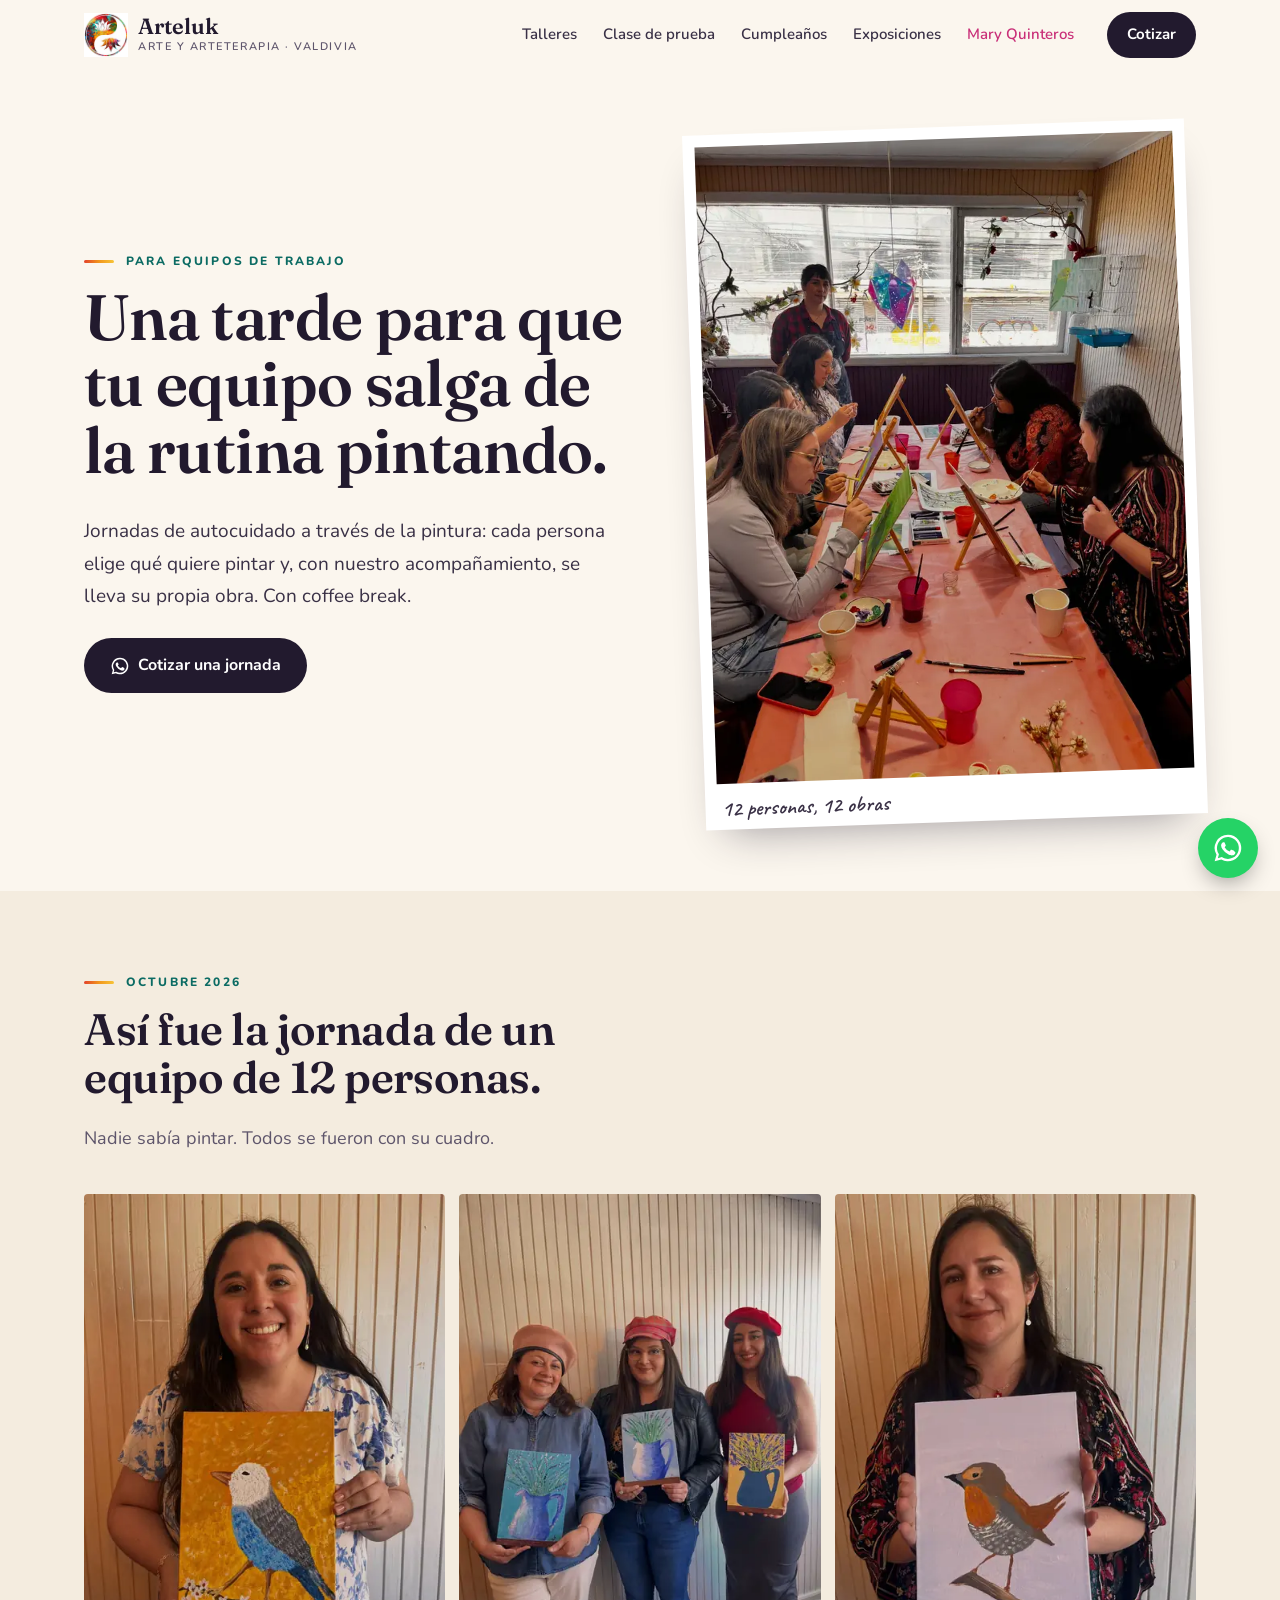
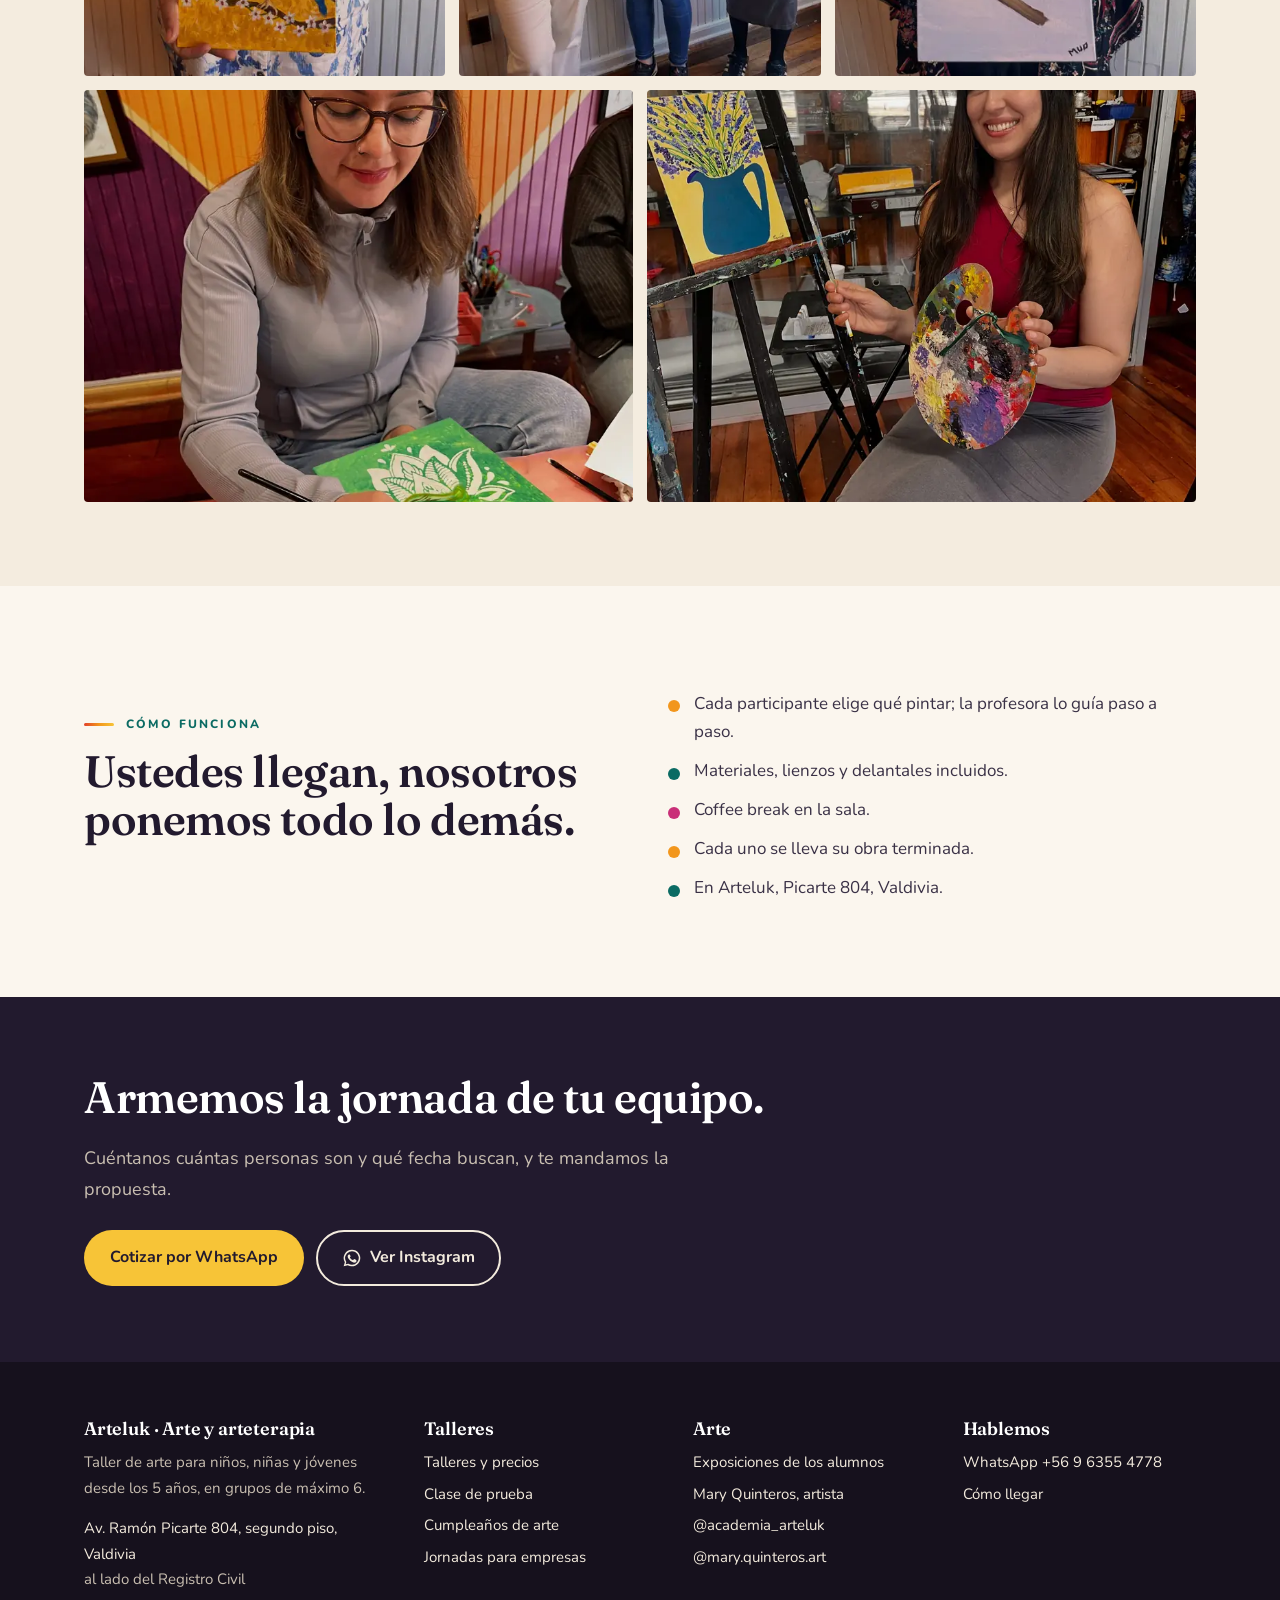
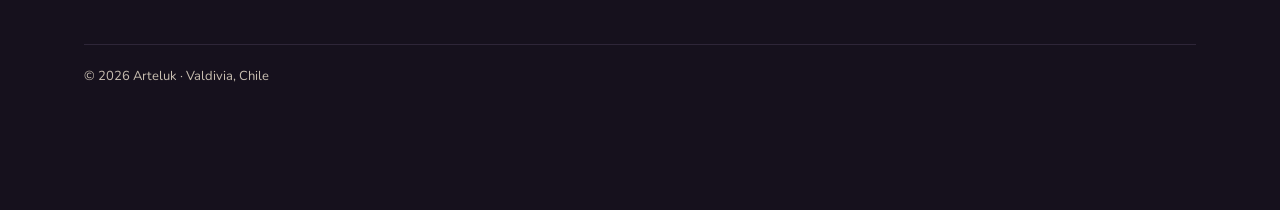
<file: empresas/index.html>
<!doctype html>
<html lang="es-CL">
<head>
<meta charset="utf-8">
<meta name="viewport" content="width=device-width, initial-scale=1, viewport-fit=cover">
<title>Jornadas de autocuidado con pintura para empresas en Valdivia | Arteluk</title>
<meta name="description" content="Una pausa para el equipo: cada persona pinta su propia obra con acompañamiento, con coffee break, en Arteluk, Valdivia. La preparamos a la medida de tu empresa.">
<meta name="robots" content="noindex, nofollow">
<link rel="canonical" href="https://arteluk.cl/empresas/">
<meta property="og:type" content="website"><meta property="og:locale" content="es_CL"><meta property="og:site_name" content="Arteluk">
<meta property="og:title" content="Jornadas de autocuidado con pintura para empresas en Valdivia | Arteluk"><meta property="og:description" content="Una pausa para el equipo: cada persona pinta su propia obra con acompañamiento, con coffee break, en Arteluk, Valdivia. La preparamos a la medida de tu empresa.">
<meta property="og:url" content="https://arteluk.cl/empresas/"><meta property="og:image" content="https://arteluk.cl/img/compartir.jpg">
<meta property="og:image:width" content="1200"><meta property="og:image:height" content="630"><meta name="twitter:card" content="summary_large_image">
<meta name="theme-color" content="#FBF6EE">
<link rel="icon" href="../img/icono-64.png" sizes="64x64"><link rel="apple-touch-icon" href="../img/icono-180.png">
<link rel="preload" href="../fuentes/fraunces-normal.woff2" as="font" type="font/woff2" crossorigin>
<link rel="preload" href="../fuentes/nunito-normal.woff2" as="font" type="font/woff2" crossorigin>
<link rel="stylesheet" href="../estilos.css?v=1">
<script>document.documentElement.classList.add("js");setTimeout(function(){if(!window.__arteluk)document.documentElement.classList.remove("js")},3000)</script>
<script type="application/ld+json">[{"@context": "https://schema.org", "@type": "EducationalOrganization", "@id": "https://arteluk.cl/#arteluk", "name": "Arteluk", "alternateName": "Academia Arteluk", "description": "Taller de arte y arteterapia para niños, niñas y jóvenes en Valdivia.", "url": "https://arteluk.cl/", "telephone": "+56963554778", "image": "https://arteluk.cl/img/compartir.jpg", "logo": "https://arteluk.cl/img/icono-512.png", "address": {"@type": "PostalAddress", "streetAddress": "Av. Ramón Picarte 804, segundo piso", "addressLocality": "Valdivia", "addressRegion": "Los Ríos", "addressCountry": "CL"}, "founder": {"@type": "Person", "@id": "https://arteluk.cl/mary-quinteros/#mary", "name": "Mary Quinteros Alvarado"}, "sameAs": ["https://www.instagram.com/academia_arteluk/"]}]</script>
</head>
<body>
<svg width="0" height="0" style="position:absolute" aria-hidden="true">
<symbol id="i-wa" viewBox="0 0 24 24"><path fill="currentColor" d="M12 2a10 10 0 0 0-8.6 15.1L2 22l5-1.3A10 10 0 1 0 12 2zm0 18.2c-1.5 0-3-.4-4.3-1.2l-.3-.2-3 .8.8-2.9-.2-.3A8.2 8.2 0 1 1 12 20.2zm4.5-6.1c-.2-.1-1.5-.7-1.7-.8s-.4-.1-.6.1-.7.8-.8 1-.3.2-.5.1a6.7 6.7 0 0 1-3.3-2.9c-.3-.4.3-.4.7-1.3.1-.2 0-.3 0-.4l-.8-1.8c-.2-.5-.4-.4-.6-.4h-.5a1 1 0 0 0-.7.3 3 3 0 0 0-.9 2.2 5.2 5.2 0 0 0 1.1 2.7 11.8 11.8 0 0 0 4.5 4c1.7.7 2.3.8 3.2.6.5-.1 1.5-.6 1.7-1.2s.2-1.1.2-1.2-.2-.2-.5-.3z"/></symbol>
<symbol id="i-cal" viewBox="0 0 24 24"><g fill="none" stroke="currentColor" stroke-width="1.8"><rect x="3" y="5" width="18" height="16" rx="2"/><path d="M3 10h18M8 3v4M16 3v4"/></g></symbol>
<symbol id="i-ig" viewBox="0 0 24 24"><g fill="none" stroke="currentColor" stroke-width="1.8"><rect x="3" y="3" width="18" height="18" rx="5"/><circle cx="12" cy="12" r="4"/><circle cx="17.5" cy="6.5" r=".6" fill="currentColor"/></g></symbol>
</svg>
<a class="saltar" href="#contenido">Ir al contenido</a>
<header class="cabecera" id="cabecera">
  <div class="cabecera-in">
    <a href="../" class="marca" aria-label="Arteluk, inicio"><img src="../img/logo-96.png" alt="" width="44" height="44"><span>Arteluk<small>Arte y arteterapia · Valdivia</small></span></a>
    <nav class="menu" id="menu" aria-label="Páginas"><a href="../" class="solo-movil">Inicio</a><a href="../talleres/">Talleres</a><a href="../clase-de-prueba/">Clase de prueba</a><a href="../cumpleanos/">Cumpleaños</a><a href="../exposiciones/">Exposiciones</a><a href="../empresas/" class="solo-movil" aria-current="page">Empresas</a><a href="../mary-quinteros/" class="menu-mary">Mary Quinteros</a><a href="../contacto/" class="solo-movil">Contacto</a></nav>
    <div class="cabecera-acciones">
      <a class="pastilla pastilla-tinta pastilla-chica" href="https://wa.me/56963554778?text=Hola%20Arteluk%20%F0%9F%98%8A%20Tengo%20una%20consulta">Cotizar</a>
      <button class="boton-menu" type="button" aria-expanded="false" aria-controls="menu"><span></span><span></span><span class="oculto">Menú</span></button>
    </div>
  </div>
</header>
<main id="contenido">
<section class="portada"><div class="envoltura">
  <div>
    <p class="etiqueta">Para equipos de trabajo</p>
    <h1>Una tarde para que tu equipo salga de la rutina pintando.</h1>
    <p class="bajada">Jornadas de autocuidado a través de la pintura: cada persona elige qué quiere pintar y, con nuestro acompañamiento, se lleva su propia obra. Con coffee break.</p>
    <div class="botones"><a class="pastilla pastilla-tinta" href="https://wa.me/56963554778?text=Hola%20Arteluk%20%F0%9F%98%8A%20Tengo%20una%20consulta" target="_blank" rel="noopener"><svg><use href="#i-wa"/></svg>Cotizar una jornada</a></div>
  </div>
  <figure class="polaroid giro-izq"><img src="../img/empresa-1-1100.webp" srcset="../img/empresa-1-640.webp 640w, ../img/empresa-1-1100.webp 1100w" sizes="(max-width: 760px) 100vw, 500px" width="1100" height="1467" alt="Equipo de trabajo pintando en una mesa larga de Arteluk" fetchpriority="high"><figcaption>12 personas, 12 obras</figcaption></figure>
</div></section>
<section class="seccion seccion-papel"><div class="envoltura">
  <div class="encabezado aparece"><p class="etiqueta">Octubre 2026</p><h2>Así fue la jornada de un equipo de 12 personas.</h2><p>Nadie sabía pintar. Todos se fueron con su cuadro.</p></div>
  <div class="mosaico aparece">
    <figure class="m-4 alto-2"><img src="../img/empresa-3-800.webp" srcset="../img/empresa-3-450.webp 450w, ../img/empresa-3-800.webp 800w" sizes="(max-width: 760px) 50vw, 380px" width="800" height="1067" alt="Participante mostrando su pintura de un pájaro azul" loading="lazy" decoding="async"></figure>
    <figure class="m-4 alto-2"><img src="../img/empresa-2-800.webp" srcset="../img/empresa-2-450.webp 450w, ../img/empresa-2-800.webp 800w" sizes="(max-width: 760px) 50vw, 380px" width="800" height="1067" alt="Tres participantes con sus pinturas de flores" loading="lazy" decoding="async"></figure>
    <figure class="m-4 alto-2"><img src="../img/empresa-5-800.webp" srcset="../img/empresa-5-450.webp 450w, ../img/empresa-5-800.webp 800w" sizes="(max-width: 760px) 100vw, 380px" width="800" height="1067" alt="Participante con su pintura de un petirrojo" loading="lazy" decoding="async"></figure>
    <figure class="m-6 alto-1"><img src="../img/empresa-4-800.webp" srcset="../img/empresa-4-450.webp 450w, ../img/empresa-4-800.webp 800w" sizes="(max-width: 760px) 100vw, 570px" width="800" height="1067" alt="Participante pintando una flor de loto" loading="lazy" decoding="async"></figure>
    <figure class="m-6 alto-1"><img src="../img/empresa-6-800.webp" srcset="../img/empresa-6-450.webp 450w, ../img/empresa-6-800.webp 800w" sizes="(max-width: 760px) 100vw, 570px" width="800" height="1067" alt="Profesora de Arteluk junto a un caballete con pintura de flores" loading="lazy" decoding="async"></figure>
  </div>
</div></section>
<section class="seccion"><div class="envoltura dos">
  <div class="aparece"><p class="etiqueta">Cómo funciona</p><h2>Ustedes llegan, nosotros ponemos todo lo demás.</h2></div>
  <ul class="puntos aparece"><li>Cada participante elige qué pintar; la profesora lo guía paso a paso.</li><li>Materiales, lienzos y delantales incluidos.</li><li>Coffee break en la sala.</li><li>Cada uno se lleva su obra terminada.</li><li>En Arteluk, Picarte 804, Valdivia.</li></ul>
</div></section>
<section class="banda"><div class="envoltura aparece"><h2>Armemos la jornada de tu equipo.</h2><p>Cuéntanos cuántas personas son y qué fecha buscan, y te mandamos la propuesta.</p>
<div class="botones"><a class="pastilla pastilla-tinta" href="https://wa.me/56963554778?text=Hola%20Arteluk%20%F0%9F%98%8A%20Tengo%20una%20consulta">Cotizar por WhatsApp</a><a class="pastilla pastilla-borde" href="https://www.instagram.com/academia_arteluk/" target="_blank" rel="noopener"><svg><use href="#i-wa"/></svg>Ver Instagram</a></div></div></section>

</main>
<footer class="pie">
  <div class="envoltura">
    <div><h3>Arteluk · Arte y arteterapia</h3><p>Taller de arte para niños, niñas y jóvenes desde los 5 años, en grupos de máximo 6.</p>
      <p><a href="https://www.google.com/maps/search/?api=1&query=Arteluk%2C%20Avenida%20Ram%C3%B3n%20Picarte%20804%2C%20Valdivia" target="_blank" rel="noopener">Av. Ramón Picarte 804, segundo piso, Valdivia</a><br>al lado del Registro Civil</p></div>
    <div><h3>Talleres</h3><ul><li><a href="../talleres/">Talleres y precios</a></li><li><a href="../clase-de-prueba/">Clase de prueba</a></li><li><a href="../cumpleanos/">Cumpleaños de arte</a></li><li><a href="../empresas/">Jornadas para empresas</a></li></ul></div>
    <div><h3>Arte</h3><ul><li><a href="../exposiciones/">Exposiciones de los alumnos</a></li><li><a href="../mary-quinteros/">Mary Quinteros, artista</a></li><li><a href="https://www.instagram.com/academia_arteluk/" target="_blank" rel="noopener">@academia_arteluk</a></li><li><a href="https://www.instagram.com/mary.quinteros.art/" target="_blank" rel="noopener">@mary.quinteros.art</a></li></ul></div>
    <div><h3>Hablemos</h3><ul><li><a href="https://wa.me/56963554778?text=Hola%20Arteluk%20%F0%9F%98%8A%20Tengo%20una%20consulta" target="_blank" rel="noopener">WhatsApp +56 9 6355 4778</a></li><li><a href="../contacto/">Cómo llegar</a></li></ul></div>
    <p class="pie-final">© 2026 Arteluk · Valdivia, Chile</p>
  </div>
</footer>
<a class="wa-flotante" href="https://wa.me/56963554778?text=Hola%20Arteluk%20%F0%9F%98%8A%20Quiero%20mi%20descuento%20de%20%249.000%20en%20la%20clase%20de%20prueba" target="_blank" rel="noopener" aria-label="Escribir a Arteluk por WhatsApp"><svg><use href="#i-wa"/></svg></a>
<nav class="barra-movil" aria-label="Acciones rápidas"><a class="b-wa" href="https://wa.me/56963554778?text=Hola%20Arteluk%20%F0%9F%98%8A%20Quiero%20mi%20descuento%20de%20%249.000%20en%20la%20clase%20de%20prueba" target="_blank" rel="noopener"><svg><use href="#i-wa"/></svg>WhatsApp</a><a class="b-ag" href="https://wa.me/56963554778?text=Hola%20Arteluk%20%F0%9F%98%8A%20Tengo%20una%20consulta"><svg><use href="#i-cal"/></svg>Cotizar</a></nav>
<script src="../app.js?v=1" defer></script>
</body>
</html>
</file>
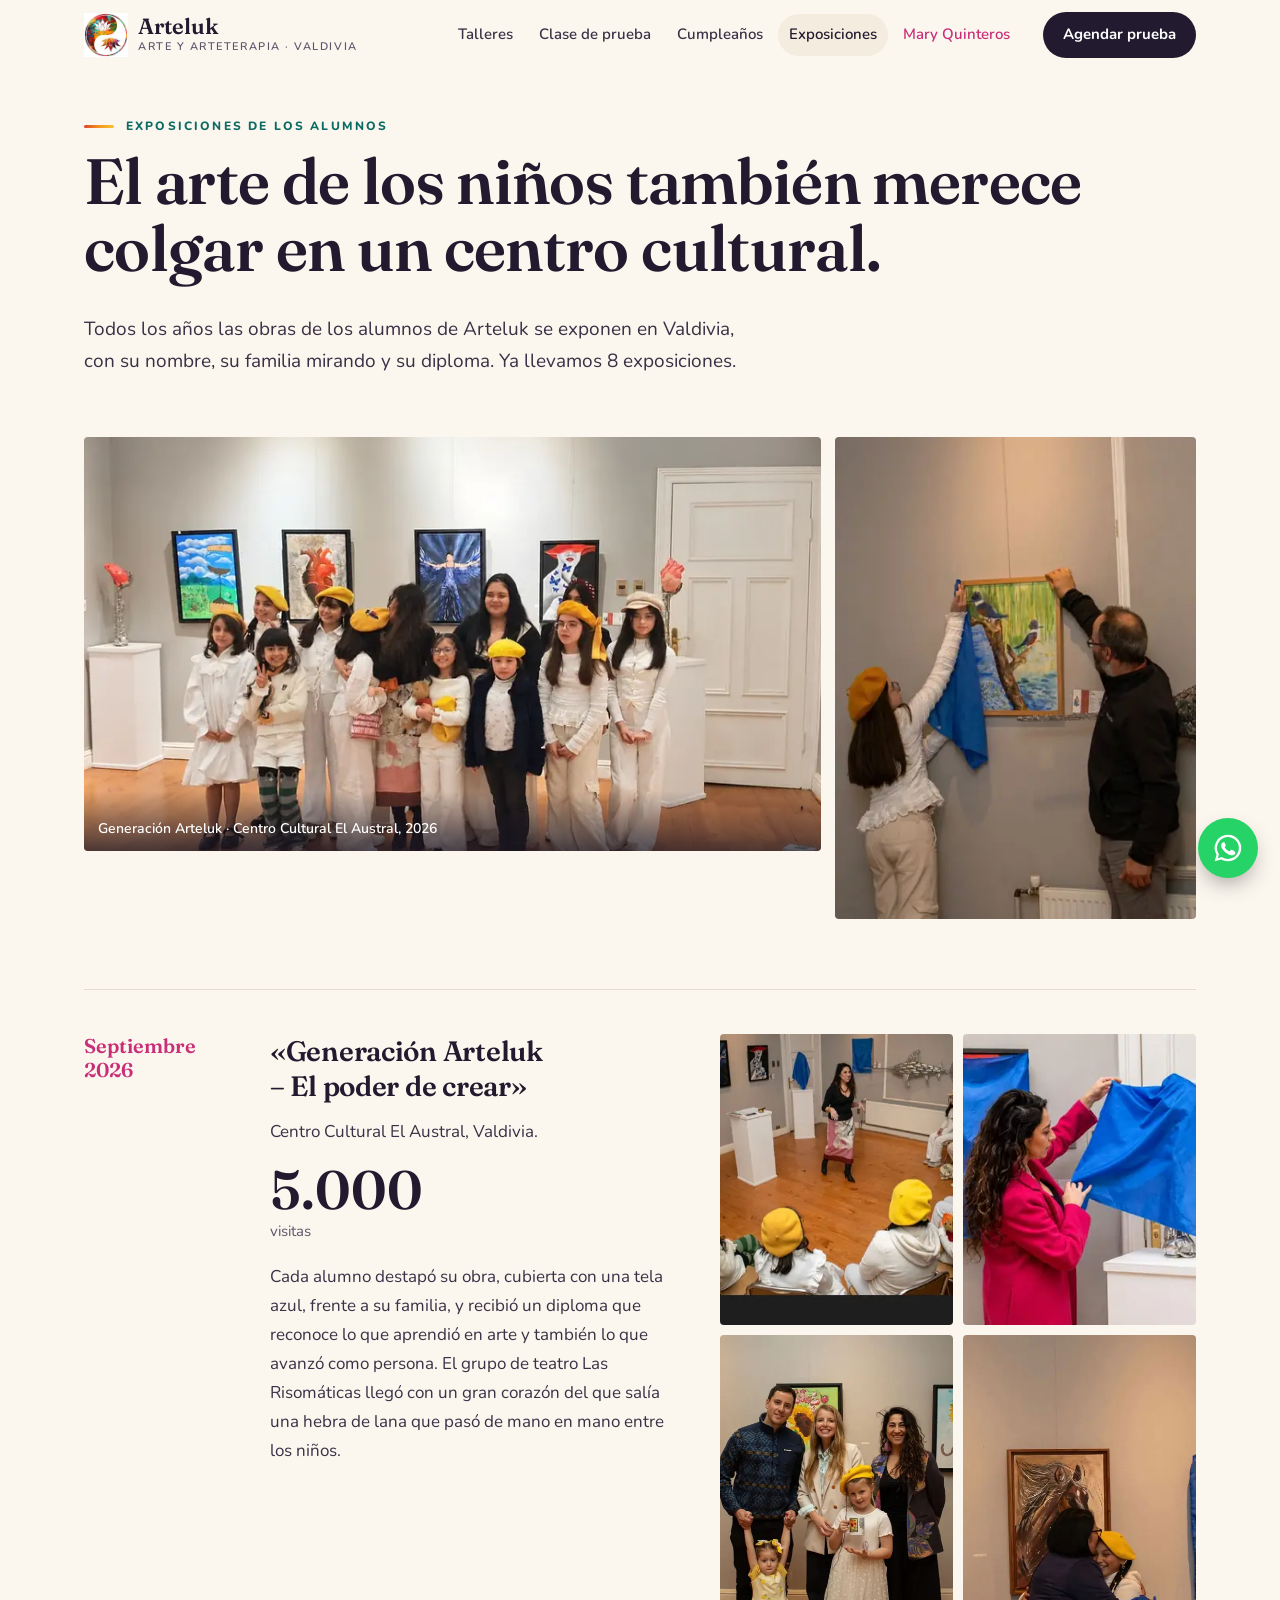
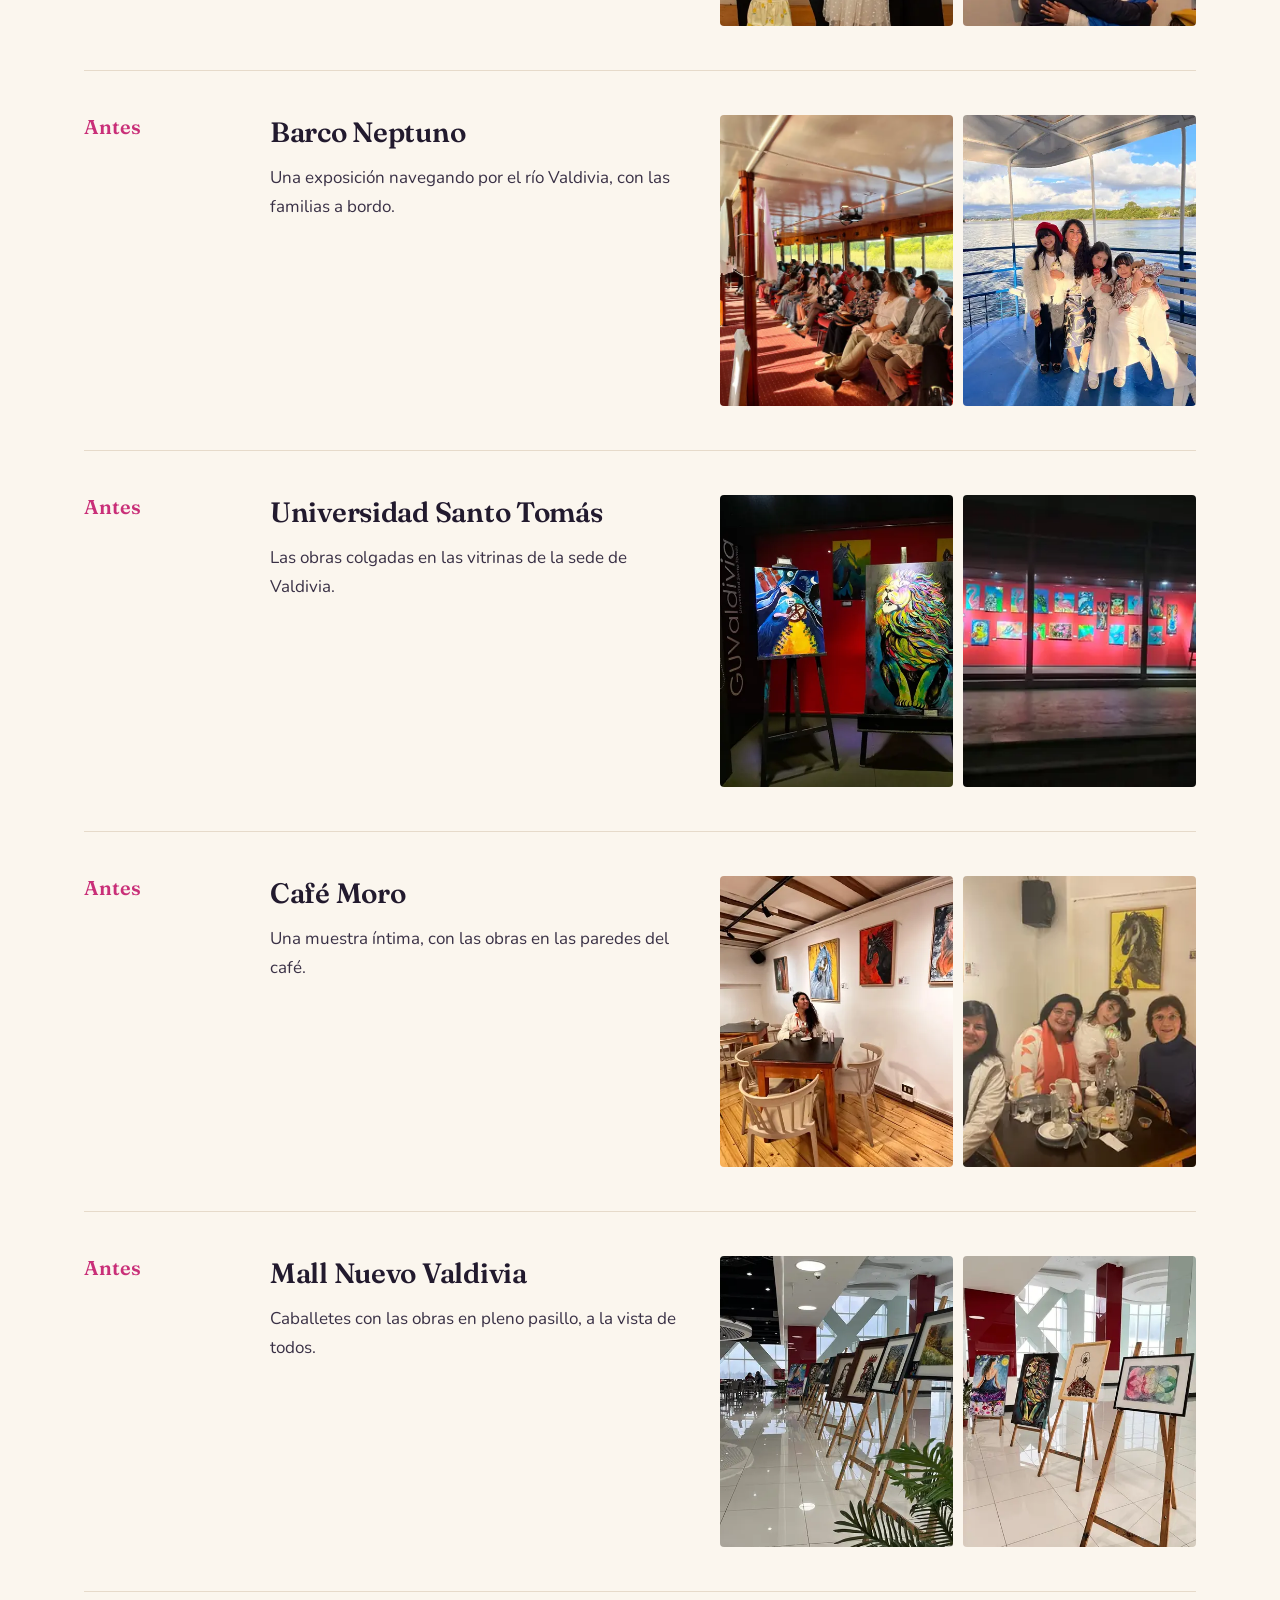
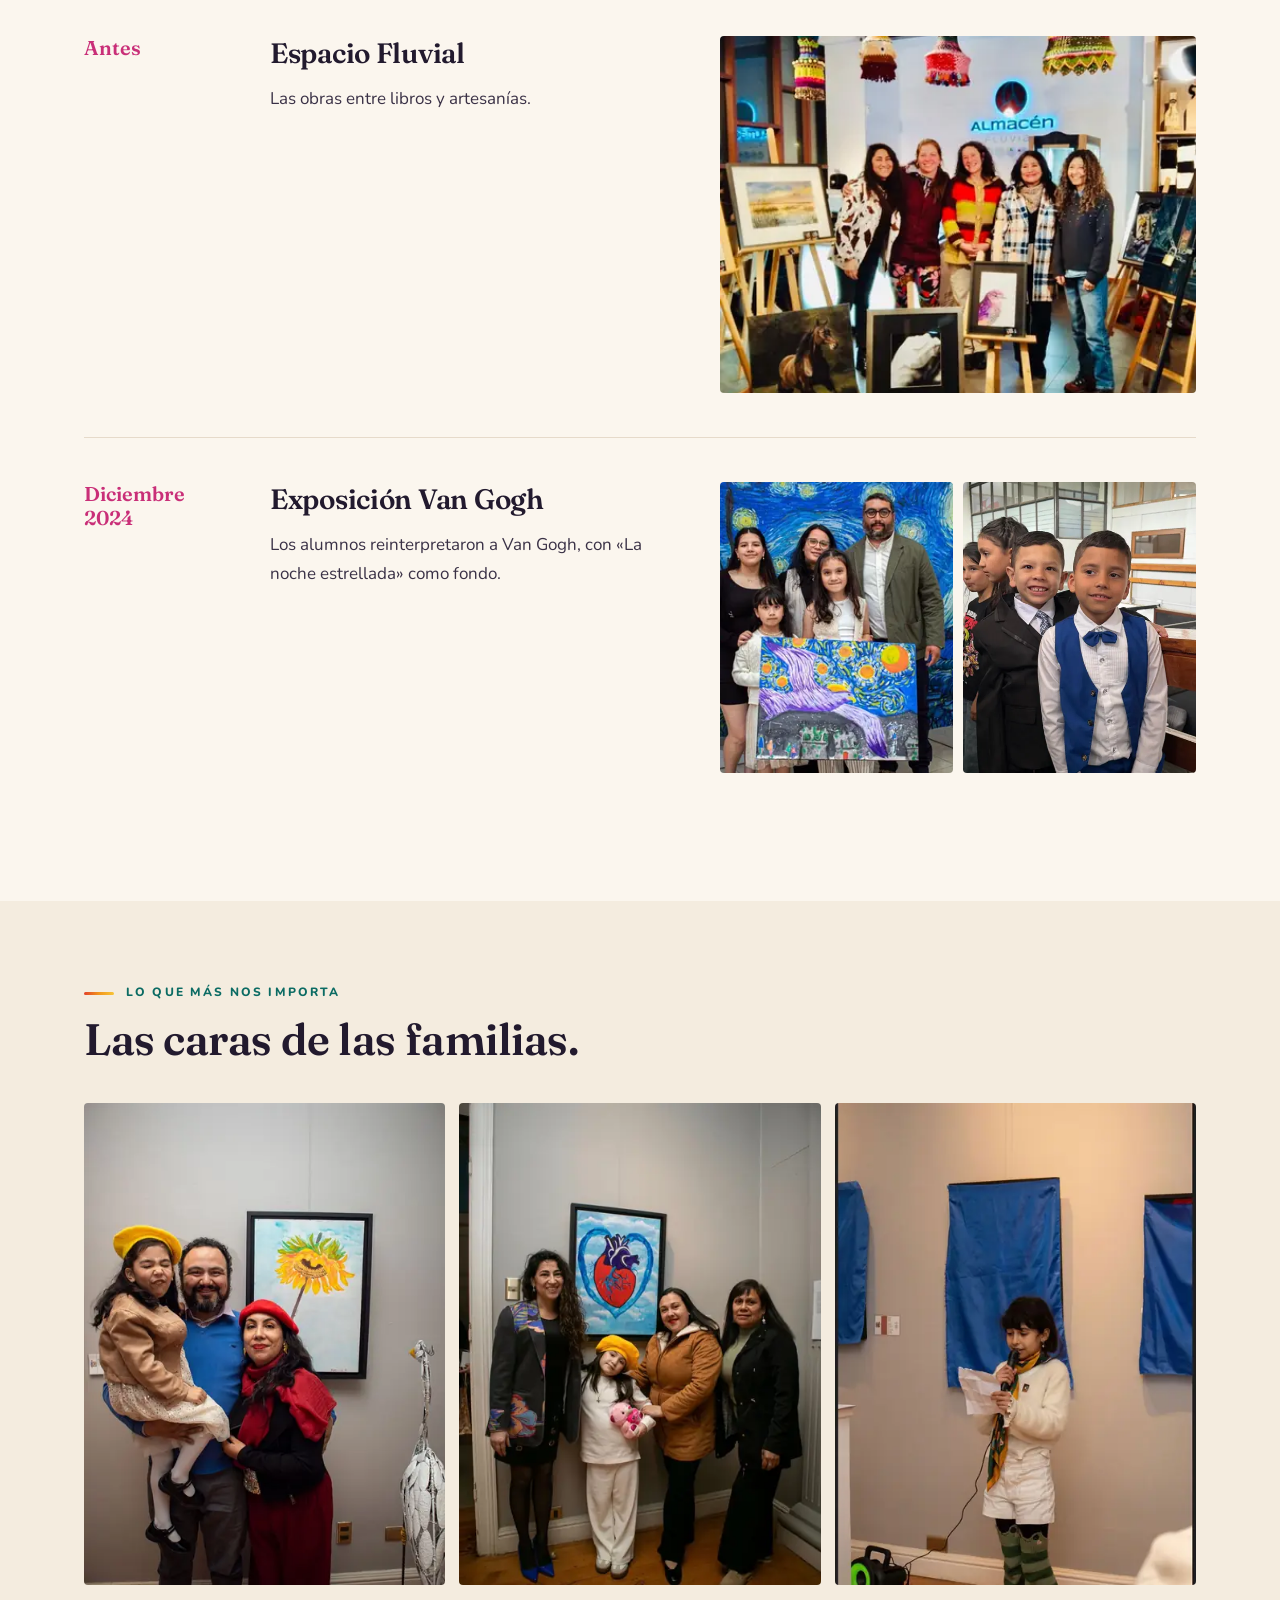
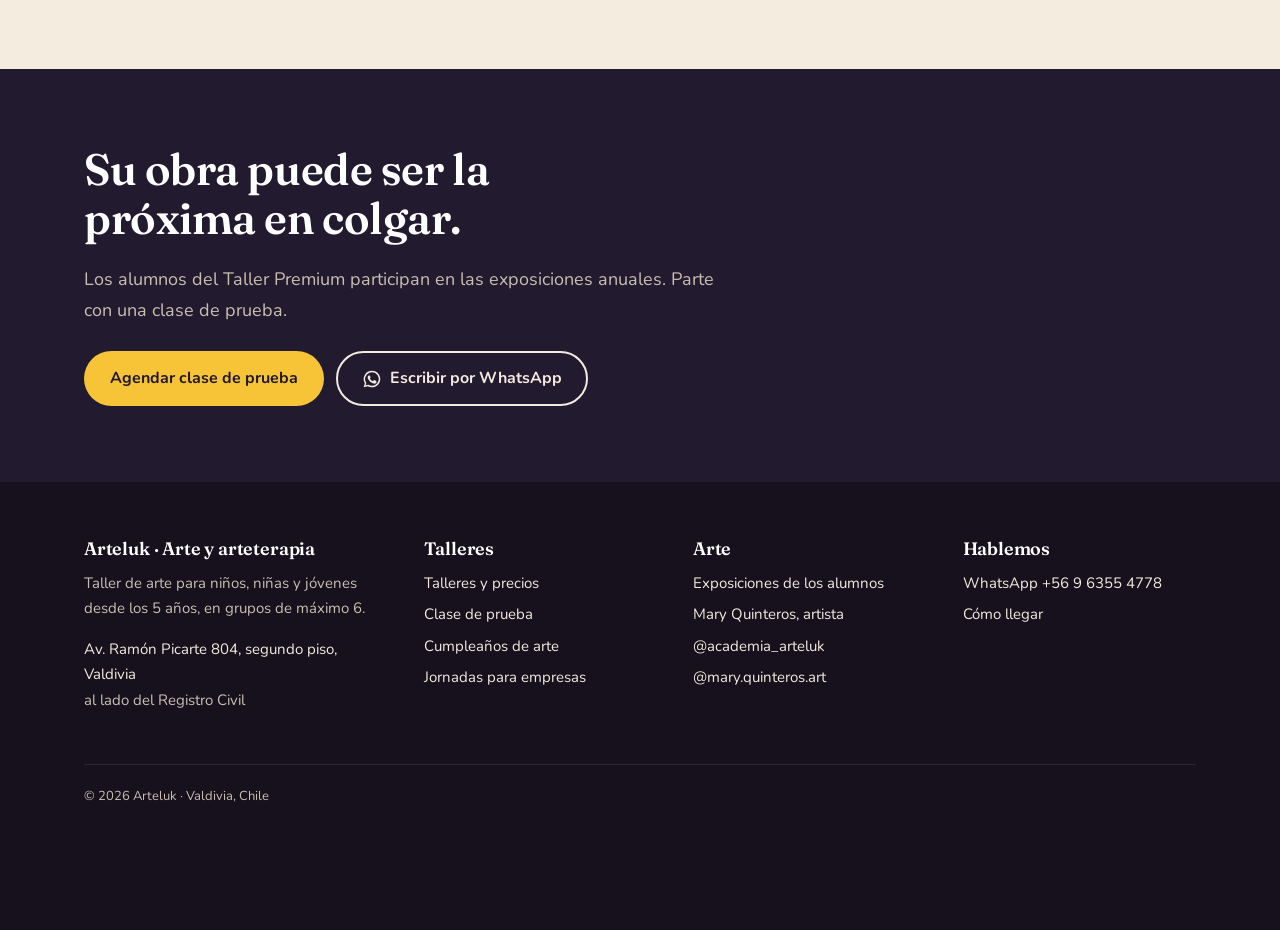
<file: exposiciones/index.html>
<!doctype html>
<html lang="es-CL">
<head>
<meta charset="utf-8">
<meta name="viewport" content="width=device-width, initial-scale=1, viewport-fit=cover">
<title>Exposiciones de arte infantil de Arteluk en Valdivia</title>
<meta name="description" content="Las obras de los alumnos de Arteluk se exponen en centros culturales de Valdivia: «Generación Arteluk – El poder de crear» en el Centro Cultural El Austral recibió 5.000 visitas. Ya son 8 exposiciones.">
<meta name="robots" content="noindex, nofollow">
<link rel="canonical" href="https://arteluk.cl/exposiciones/">
<meta property="og:type" content="website"><meta property="og:locale" content="es_CL"><meta property="og:site_name" content="Arteluk">
<meta property="og:title" content="Exposiciones de arte infantil de Arteluk en Valdivia"><meta property="og:description" content="Las obras de los alumnos de Arteluk se exponen en centros culturales de Valdivia: «Generación Arteluk – El poder de crear» en el Centro Cultural El Austral recibió 5.000 visitas. Ya son 8 exposiciones.">
<meta property="og:url" content="https://arteluk.cl/exposiciones/"><meta property="og:image" content="https://arteluk.cl/img/compartir.jpg">
<meta property="og:image:width" content="1200"><meta property="og:image:height" content="630"><meta name="twitter:card" content="summary_large_image">
<meta name="theme-color" content="#FBF6EE">
<link rel="icon" href="../img/icono-64.png" sizes="64x64"><link rel="apple-touch-icon" href="../img/icono-180.png">
<link rel="preload" href="../fuentes/fraunces-normal.woff2" as="font" type="font/woff2" crossorigin>
<link rel="preload" href="../fuentes/nunito-normal.woff2" as="font" type="font/woff2" crossorigin>
<link rel="stylesheet" href="../estilos.css?v=1">
<script>document.documentElement.classList.add("js");setTimeout(function(){if(!window.__arteluk)document.documentElement.classList.remove("js")},3000)</script>
<script type="application/ld+json">[{"@context": "https://schema.org", "@type": "EducationalOrganization", "@id": "https://arteluk.cl/#arteluk", "name": "Arteluk", "alternateName": "Academia Arteluk", "description": "Taller de arte y arteterapia para niños, niñas y jóvenes en Valdivia.", "url": "https://arteluk.cl/", "telephone": "+56963554778", "image": "https://arteluk.cl/img/compartir.jpg", "logo": "https://arteluk.cl/img/icono-512.png", "address": {"@type": "PostalAddress", "streetAddress": "Av. Ramón Picarte 804, segundo piso", "addressLocality": "Valdivia", "addressRegion": "Los Ríos", "addressCountry": "CL"}, "founder": {"@type": "Person", "@id": "https://arteluk.cl/mary-quinteros/#mary", "name": "Mary Quinteros Alvarado"}, "sameAs": ["https://www.instagram.com/academia_arteluk/"]}, {"@context": "https://schema.org", "@type": "ExhibitionEvent", "name": "Generación Arteluk – El poder de crear", "startDate": "2026-09", "location": {"@type": "Place", "name": "Centro Cultural El Austral", "address": {"@type": "PostalAddress", "addressLocality": "Valdivia", "addressCountry": "CL"}}, "organizer": {"@id": "https://arteluk.cl/#arteluk"}, "eventStatus": "https://schema.org/EventScheduled"}]</script>
</head>
<body>
<svg width="0" height="0" style="position:absolute" aria-hidden="true">
<symbol id="i-wa" viewBox="0 0 24 24"><path fill="currentColor" d="M12 2a10 10 0 0 0-8.6 15.1L2 22l5-1.3A10 10 0 1 0 12 2zm0 18.2c-1.5 0-3-.4-4.3-1.2l-.3-.2-3 .8.8-2.9-.2-.3A8.2 8.2 0 1 1 12 20.2zm4.5-6.1c-.2-.1-1.5-.7-1.7-.8s-.4-.1-.6.1-.7.8-.8 1-.3.2-.5.1a6.7 6.7 0 0 1-3.3-2.9c-.3-.4.3-.4.7-1.3.1-.2 0-.3 0-.4l-.8-1.8c-.2-.5-.4-.4-.6-.4h-.5a1 1 0 0 0-.7.3 3 3 0 0 0-.9 2.2 5.2 5.2 0 0 0 1.1 2.7 11.8 11.8 0 0 0 4.5 4c1.7.7 2.3.8 3.2.6.5-.1 1.5-.6 1.7-1.2s.2-1.1.2-1.2-.2-.2-.5-.3z"/></symbol>
<symbol id="i-cal" viewBox="0 0 24 24"><g fill="none" stroke="currentColor" stroke-width="1.8"><rect x="3" y="5" width="18" height="16" rx="2"/><path d="M3 10h18M8 3v4M16 3v4"/></g></symbol>
<symbol id="i-ig" viewBox="0 0 24 24"><g fill="none" stroke="currentColor" stroke-width="1.8"><rect x="3" y="3" width="18" height="18" rx="5"/><circle cx="12" cy="12" r="4"/><circle cx="17.5" cy="6.5" r=".6" fill="currentColor"/></g></symbol>
</svg>
<a class="saltar" href="#contenido">Ir al contenido</a>
<header class="cabecera" id="cabecera">
  <div class="cabecera-in">
    <a href="../" class="marca" aria-label="Arteluk, inicio"><img src="../img/logo-96.png" alt="" width="44" height="44"><span>Arteluk<small>Arte y arteterapia · Valdivia</small></span></a>
    <nav class="menu" id="menu" aria-label="Páginas"><a href="../" class="solo-movil">Inicio</a><a href="../talleres/">Talleres</a><a href="../clase-de-prueba/">Clase de prueba</a><a href="../cumpleanos/">Cumpleaños</a><a href="../exposiciones/" aria-current="page">Exposiciones</a><a href="../empresas/" class="solo-movil">Empresas</a><a href="../mary-quinteros/" class="menu-mary">Mary Quinteros</a><a href="../contacto/" class="solo-movil">Contacto</a></nav>
    <div class="cabecera-acciones">
      <a class="pastilla pastilla-tinta pastilla-chica" href="https://arteluk.cl/prueba">Agendar prueba</a>
      <button class="boton-menu" type="button" aria-expanded="false" aria-controls="menu"><span></span><span></span><span class="oculto">Menú</span></button>
    </div>
  </div>
</header>
<main id="contenido">
<section class="portada-pagina"><div class="envoltura">
  <p class="etiqueta">Exposiciones de los alumnos</p>
  <h1>El arte de los niños también merece colgar en un centro cultural.</h1>
  <p class="bajada">Todos los años las obras de los alumnos de Arteluk se exponen en Valdivia, con su nombre, su familia mirando y su diploma. Ya llevamos 8 exposiciones.</p>
</div></section>
<section style="padding:10px 0 40px"><div class="envoltura"><div class="mosaico aparece">
  <figure class="m-8 alto-3"><img src="../img/austral-grupo-1400.webp" srcset="../img/austral-grupo-800.webp 800w, ../img/austral-grupo-1400.webp 1400w" sizes="(max-width: 760px) 100vw, 760px" width="1400" height="951" alt="Alumnos de Arteluk con boinas amarillas frente a sus obras en El Austral" fetchpriority="high"><figcaption>Generación Arteluk · Centro Cultural El Austral, 2026</figcaption></figure>
  <figure class="m-4 alto-2" style="aspect-ratio:auto"><img src="../img/austral-nina-develar-800.webp" srcset="../img/austral-nina-develar-450.webp 450w, ../img/austral-nina-develar-800.webp 800w" sizes="(max-width: 760px) 50vw, 380px" width="800" height="1067" alt="Alumna destapando su obra en la exposición" loading="lazy" decoding="async"></figure>
</div></div></section>
<section class="seccion" style="padding-top:30px"><div class="envoltura">
  <ul class="expos">
    <li class="expo aparece"><p class="expo-fecha">Septiembre 2026</p><div><h3>«Generación Arteluk – El poder de crear»</h3><p>Centro Cultural El Austral, Valdivia.</p><p><span class="cifra">5.000</span><span class="cifra-pie">visitas</span></p><p>Cada alumno destapó su obra, cubierta con una tela azul, frente a su familia, y recibió un diploma que reconoce lo que aprendió en arte y también lo que avanzó como persona. El grupo de teatro Las Risomáticas llegó con un gran corazón del que salía una hebra de lana que pasó de mano en mano entre los niños.</p></div><div class="expo-fotos"><img src="../img/austral-ronda-1100.webp" srcset="../img/austral-ronda-640.webp 640w, ../img/austral-ronda-1100.webp 710w" sizes="(max-width: 760px) 50vw, 300px" width="710" height="482" alt="Alumnos sentados en ronda en la sala de exposición" loading="lazy" decoding="async"><img src="../img/austral-develar-900.webp" srcset="../img/austral-develar-500.webp 500w, ../img/austral-develar-900.webp 900w" sizes="(max-width: 760px) 50vw, 300px" width="900" height="612" alt="Mary Quinteros destapando una obra cubierta con tela azul" loading="lazy" decoding="async"><img src="../img/austral-familia-1-800.webp" srcset="../img/austral-familia-1-450.webp 450w, ../img/austral-familia-1-800.webp 800w" sizes="(max-width: 760px) 50vw, 300px" width="800" height="1061" alt="Familia junto a la obra de su hija en la exposición" loading="lazy" decoding="async"><img src="../img/austral-abrazo-800.webp" srcset="../img/austral-abrazo-450.webp 450w, ../img/austral-abrazo-800.webp 718w" sizes="(max-width: 760px) 50vw, 300px" width="718" height="953" alt="Alumna abrazando a su mamá frente a su obra" loading="lazy" decoding="async"></div></li>
    <li class="expo aparece"><p class="expo-fecha">Antes</p><div><h3>Barco Neptuno</h3><p>Una exposición navegando por el río Valdivia, con las familias a bordo.</p></div><div class="expo-fotos"><img src="../img/barco-1-900.webp" srcset="../img/barco-1-500.webp 500w, ../img/barco-1-900.webp 900w" sizes="(max-width: 760px) 50vw, 300px" width="900" height="1200" alt="Familias sentadas viendo la exposición dentro del barco Neptuno" loading="lazy" decoding="async"><img src="../img/barco-2-800.webp" srcset="../img/barco-2-450.webp 450w, ../img/barco-2-800.webp 800w" sizes="(max-width: 760px) 50vw, 300px" width="800" height="1067" alt="Alumnas y profesoras en la cubierta del barco Neptuno" loading="lazy" decoding="async"></div></li>
    <li class="expo aparece"><p class="expo-fecha">Antes</p><div><h3>Universidad Santo Tomás</h3><p>Las obras colgadas en las vitrinas de la sede de Valdivia.</p></div><div class="expo-fotos"><img src="../img/santotomas-1-800.webp" srcset="../img/santotomas-1-450.webp 450w, ../img/santotomas-1-800.webp 800w" sizes="(max-width: 760px) 50vw, 300px" width="800" height="1067" alt="Obras de alumnos de Arteluk expuestas en la Universidad Santo Tomás" loading="lazy" decoding="async"><img src="../img/santotomas-2-900.webp" srcset="../img/santotomas-2-500.webp 500w, ../img/santotomas-2-900.webp 900w" sizes="(max-width: 760px) 50vw, 300px" width="900" height="675" alt="Vitrina iluminada con obras de los alumnos" loading="lazy" decoding="async"></div></li>
    <li class="expo aparece"><p class="expo-fecha">Antes</p><div><h3>Café Moro</h3><p>Una muestra íntima, con las obras en las paredes del café.</p></div><div class="expo-fotos"><img src="../img/moro-1-800.webp" srcset="../img/moro-1-450.webp 450w, ../img/moro-1-800.webp 800w" sizes="(max-width: 760px) 50vw, 300px" width="800" height="1067" alt="Obras de caballos y animales colgadas en el Café Moro" loading="lazy" decoding="async"><img src="../img/moro-2-800.webp" srcset="../img/moro-2-450.webp 450w, ../img/moro-2-800.webp 800w" sizes="(max-width: 760px) 50vw, 300px" width="800" height="600" alt="Mary Quinteros con familias en el Café Moro" loading="lazy" decoding="async"></div></li>
    <li class="expo aparece"><p class="expo-fecha">Antes</p><div><h3>Mall Nuevo Valdivia</h3><p>Caballetes con las obras en pleno pasillo, a la vista de todos.</p></div><div class="expo-fotos"><img src="../img/mall-1-800.webp" srcset="../img/mall-1-450.webp 450w, ../img/mall-1-800.webp 720w" sizes="(max-width: 760px) 50vw, 300px" width="720" height="1280" alt="Obras en caballetes en el Mall Nuevo Valdivia" loading="lazy" decoding="async"><img src="../img/mall-2-800.webp" srcset="../img/mall-2-450.webp 450w, ../img/mall-2-800.webp 800w" sizes="(max-width: 760px) 50vw, 300px" width="800" height="1067" alt="Obras de alumnos en caballetes en un pasillo del mall" loading="lazy" decoding="async"></div></li>
    <li class="expo aparece"><p class="expo-fecha">Antes</p><div><h3>Espacio Fluvial</h3><p>Las obras entre libros y artesanías.</p></div><div class="expo-fotos"><img src="../img/fluvial-1-800.webp" srcset="../img/fluvial-1-450.webp 450w, ../img/fluvial-1-800.webp 800w" sizes="(max-width: 760px) 50vw, 300px" width="800" height="1067" alt="Alumnas y profesoras junto a sus obras en Espacio Fluvial" loading="lazy" decoding="async"></div></li>
    <li class="expo aparece"><p class="expo-fecha">Diciembre 2024</p><div><h3>Exposición Van Gogh</h3><p>Los alumnos reinterpretaron a Van Gogh, con «La noche estrellada» como fondo.</p></div><div class="expo-fotos"><img src="../img/vangogh-1-900.webp" srcset="../img/vangogh-1-500.webp 500w, ../img/vangogh-1-900.webp 900w" sizes="(max-width: 760px) 50vw, 300px" width="900" height="600" alt="Familia frente a un mural de la noche estrellada con la obra de su hija" loading="lazy" decoding="async"><img src="../img/vangogh-2-800.webp" srcset="../img/vangogh-2-450.webp 450w, ../img/vangogh-2-800.webp 800w" sizes="(max-width: 760px) 50vw, 300px" width="800" height="1045" alt="Alumnos elegantes en la inauguración de la exposición Van Gogh" loading="lazy" decoding="async"></div></li>
  </ul>
</div></section>
<section class="seccion seccion-papel"><div class="envoltura">
  <div class="encabezado aparece"><p class="etiqueta">Lo que más nos importa</p><h2>Las caras de las familias.</h2></div>
  <div class="mosaico aparece">
    <figure class="m-4 alto-2"><img src="../img/austral-familia-2-800.webp" srcset="../img/austral-familia-2-450.webp 450w, ../img/austral-familia-2-800.webp 800w" sizes="(max-width: 760px) 50vw, 380px" width="800" height="1066" alt="Alumna con su familia frente a su pintura de un girasol" loading="lazy" decoding="async"></figure>
    <figure class="m-4 alto-2"><img src="../img/austral-familia-3-800.webp" srcset="../img/austral-familia-3-450.webp 450w, ../img/austral-familia-3-800.webp 800w" sizes="(max-width: 760px) 50vw, 380px" width="800" height="1067" alt="Alumna con su familia y Mary frente a su obra de un corazón" loading="lazy" decoding="async"></figure>
    <figure class="m-4 alto-2"><img src="../img/austral-lectura-800.webp" srcset="../img/austral-lectura-450.webp 450w, ../img/austral-lectura-800.webp 800w" sizes="(max-width: 760px) 100vw, 380px" width="800" height="1066" alt="Alumna leyendo frente al público en la exposición" loading="lazy" decoding="async"></figure>
  </div>
</div></section>
<section class="banda"><div class="envoltura aparece"><h2>Su obra puede ser la próxima en colgar.</h2><p>Los alumnos del Taller Premium participan en las exposiciones anuales. Parte con una clase de prueba.</p>
<div class="botones"><a class="pastilla pastilla-tinta" href="https://arteluk.cl/prueba">Agendar clase de prueba</a><a class="pastilla pastilla-borde" href="https://wa.me/56963554778?text=Hola%20Arteluk%20%F0%9F%98%8A%20Quiero%20mi%20descuento%20de%20%249.000%20en%20la%20clase%20de%20prueba" target="_blank" rel="noopener"><svg><use href="#i-wa"/></svg>Escribir por WhatsApp</a></div></div></section>

</main>
<footer class="pie">
  <div class="envoltura">
    <div><h3>Arteluk · Arte y arteterapia</h3><p>Taller de arte para niños, niñas y jóvenes desde los 5 años, en grupos de máximo 6.</p>
      <p><a href="https://www.google.com/maps/search/?api=1&query=Arteluk%2C%20Avenida%20Ram%C3%B3n%20Picarte%20804%2C%20Valdivia" target="_blank" rel="noopener">Av. Ramón Picarte 804, segundo piso, Valdivia</a><br>al lado del Registro Civil</p></div>
    <div><h3>Talleres</h3><ul><li><a href="../talleres/">Talleres y precios</a></li><li><a href="../clase-de-prueba/">Clase de prueba</a></li><li><a href="../cumpleanos/">Cumpleaños de arte</a></li><li><a href="../empresas/">Jornadas para empresas</a></li></ul></div>
    <div><h3>Arte</h3><ul><li><a href="../exposiciones/">Exposiciones de los alumnos</a></li><li><a href="../mary-quinteros/">Mary Quinteros, artista</a></li><li><a href="https://www.instagram.com/academia_arteluk/" target="_blank" rel="noopener">@academia_arteluk</a></li><li><a href="https://www.instagram.com/mary.quinteros.art/" target="_blank" rel="noopener">@mary.quinteros.art</a></li></ul></div>
    <div><h3>Hablemos</h3><ul><li><a href="https://wa.me/56963554778?text=Hola%20Arteluk%20%F0%9F%98%8A%20Tengo%20una%20consulta" target="_blank" rel="noopener">WhatsApp +56 9 6355 4778</a></li><li><a href="../contacto/">Cómo llegar</a></li></ul></div>
    <p class="pie-final">© 2026 Arteluk · Valdivia, Chile</p>
  </div>
</footer>
<a class="wa-flotante" href="https://wa.me/56963554778?text=Hola%20Arteluk%20%F0%9F%98%8A%20Quiero%20mi%20descuento%20de%20%249.000%20en%20la%20clase%20de%20prueba" target="_blank" rel="noopener" aria-label="Escribir a Arteluk por WhatsApp"><svg><use href="#i-wa"/></svg></a>
<nav class="barra-movil" aria-label="Acciones rápidas"><a class="b-wa" href="https://wa.me/56963554778?text=Hola%20Arteluk%20%F0%9F%98%8A%20Quiero%20mi%20descuento%20de%20%249.000%20en%20la%20clase%20de%20prueba" target="_blank" rel="noopener"><svg><use href="#i-wa"/></svg>WhatsApp</a><a class="b-ag" href="https://arteluk.cl/prueba"><svg><use href="#i-cal"/></svg>Agendar prueba</a></nav>
<script src="../app.js?v=1" defer></script>
</body>
</html>
</file>
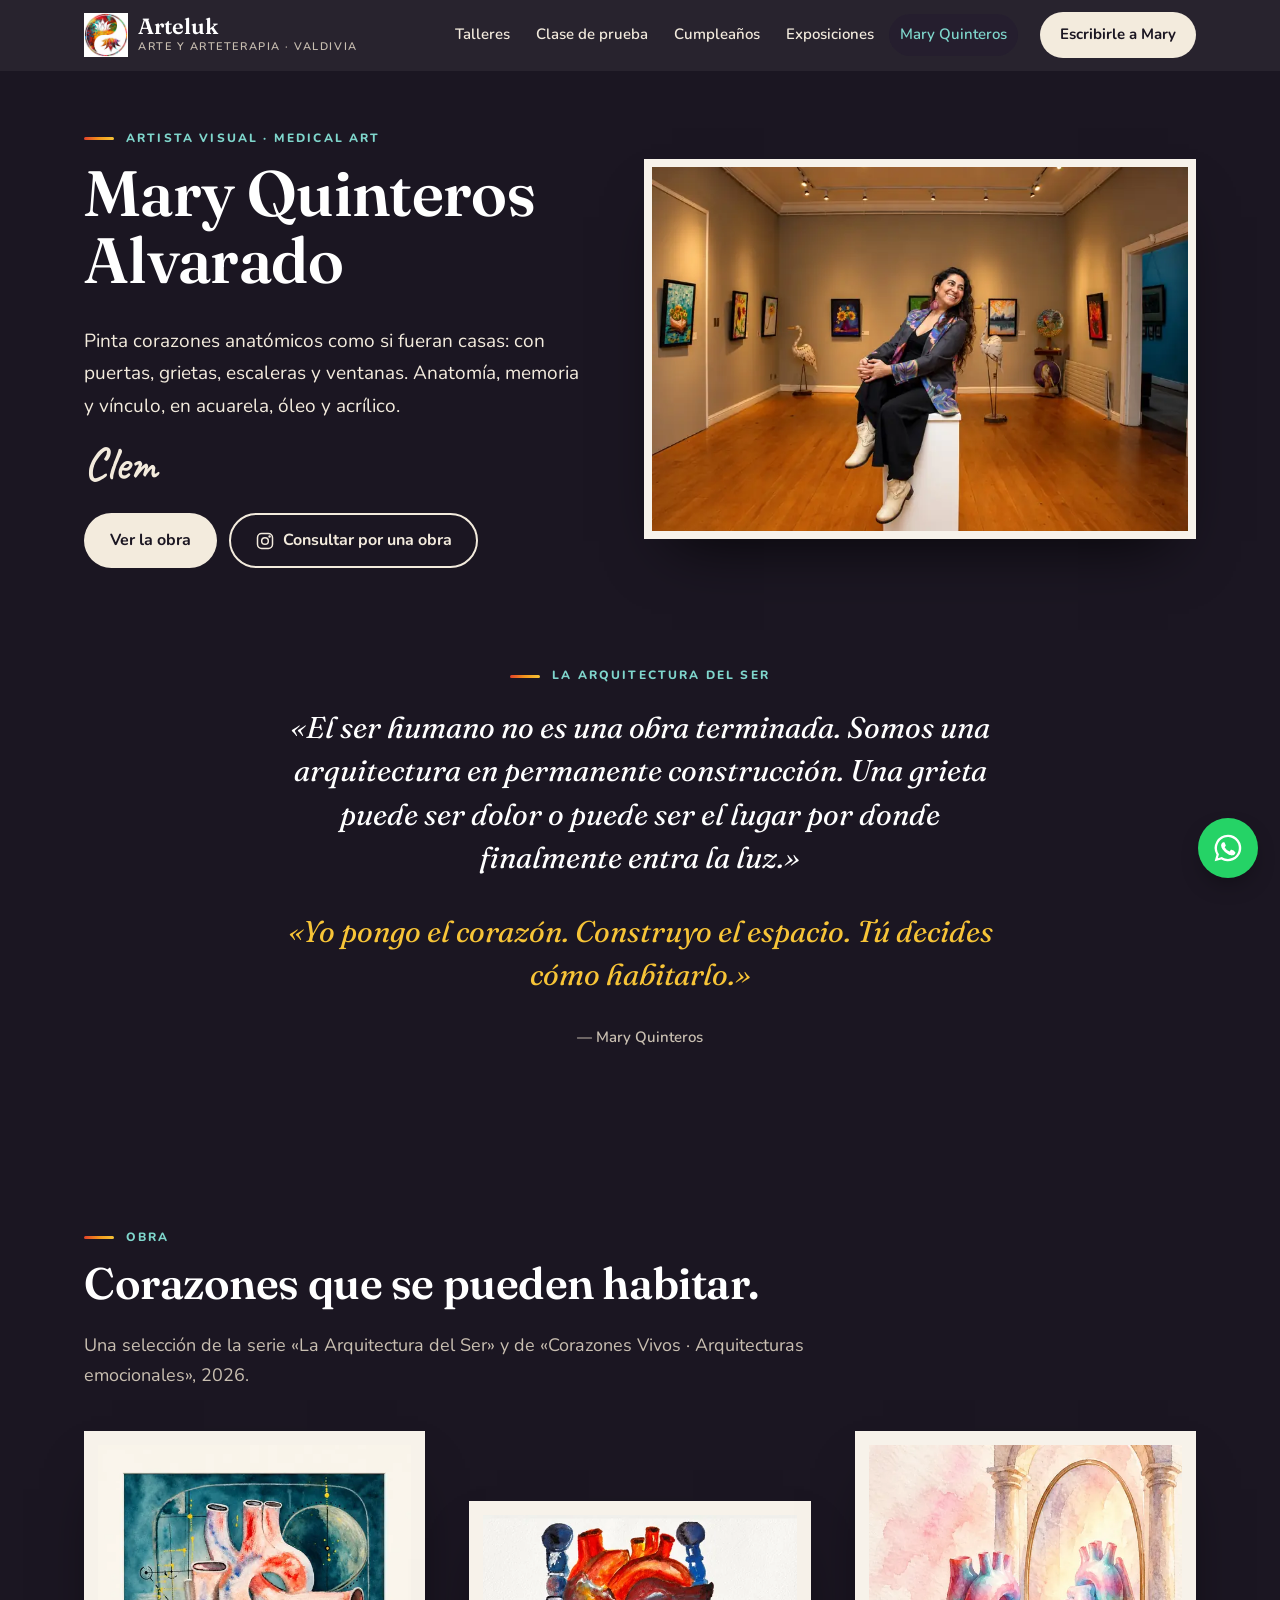
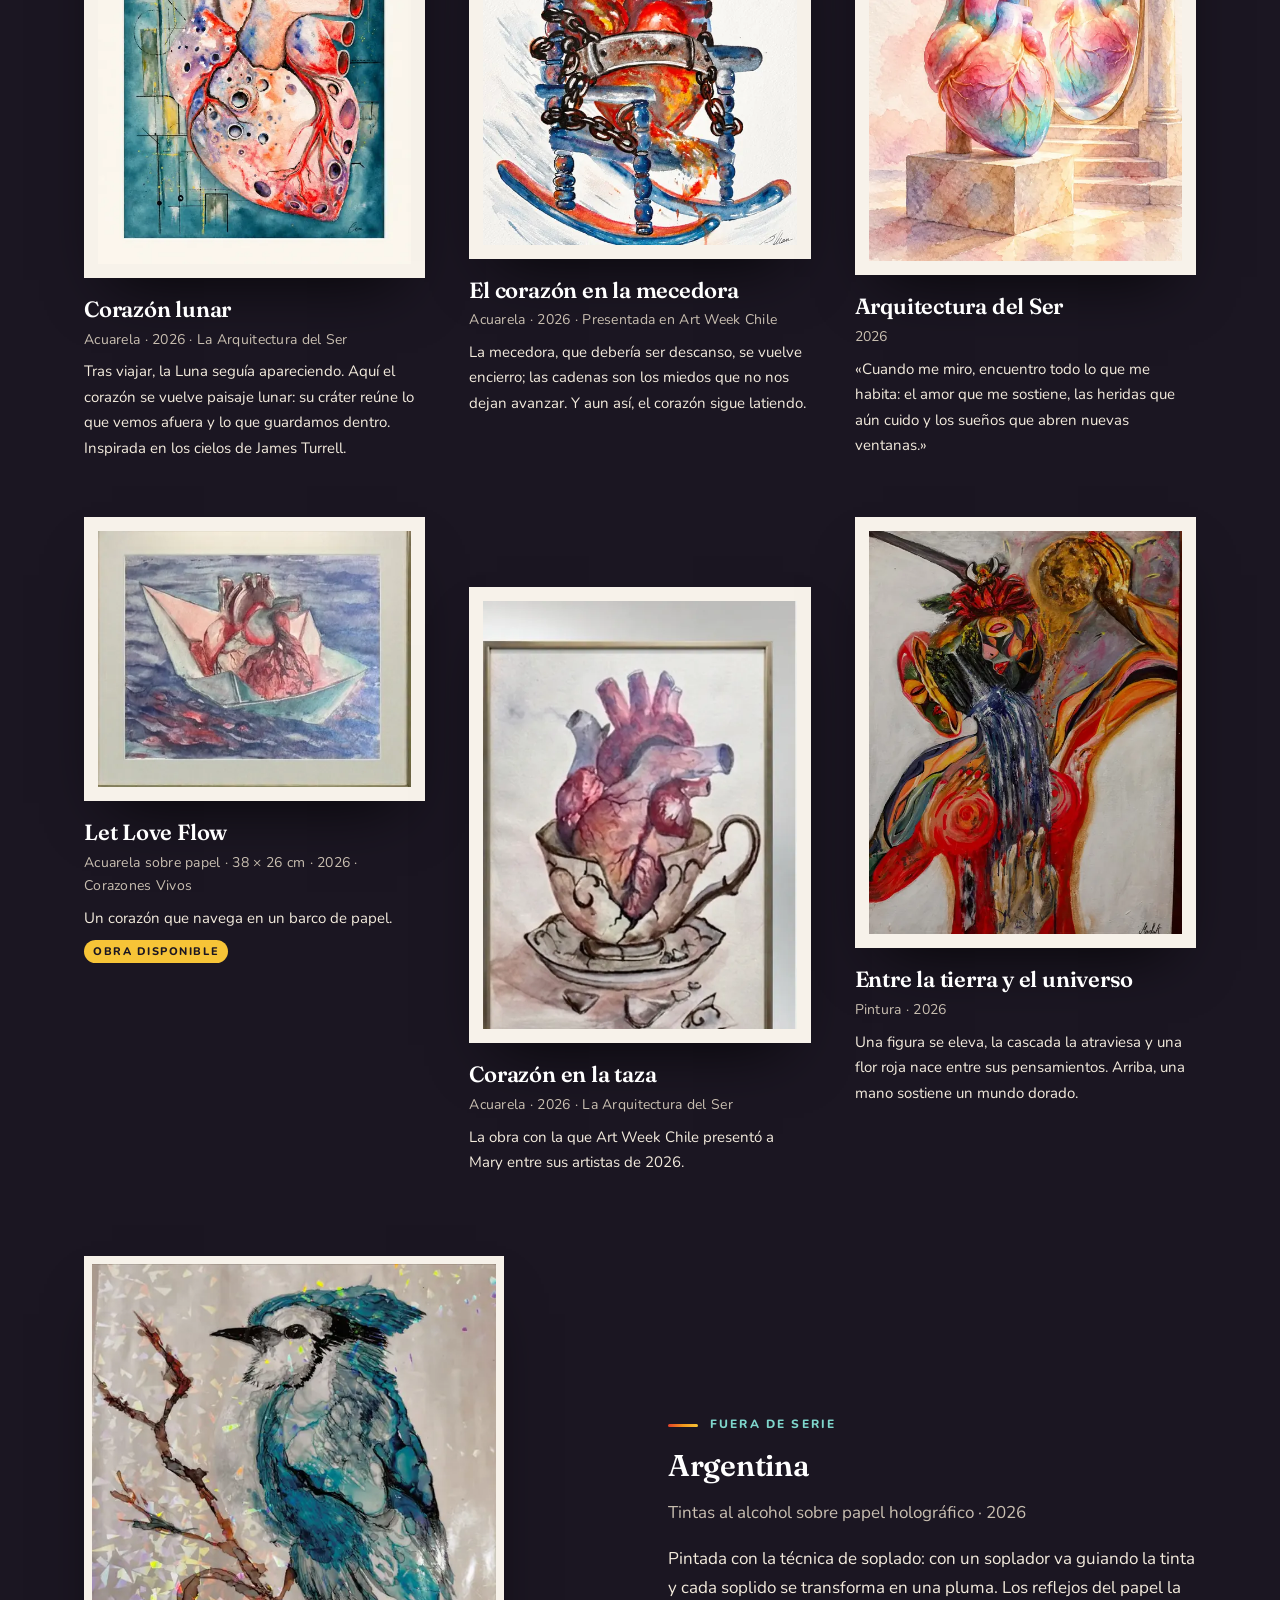
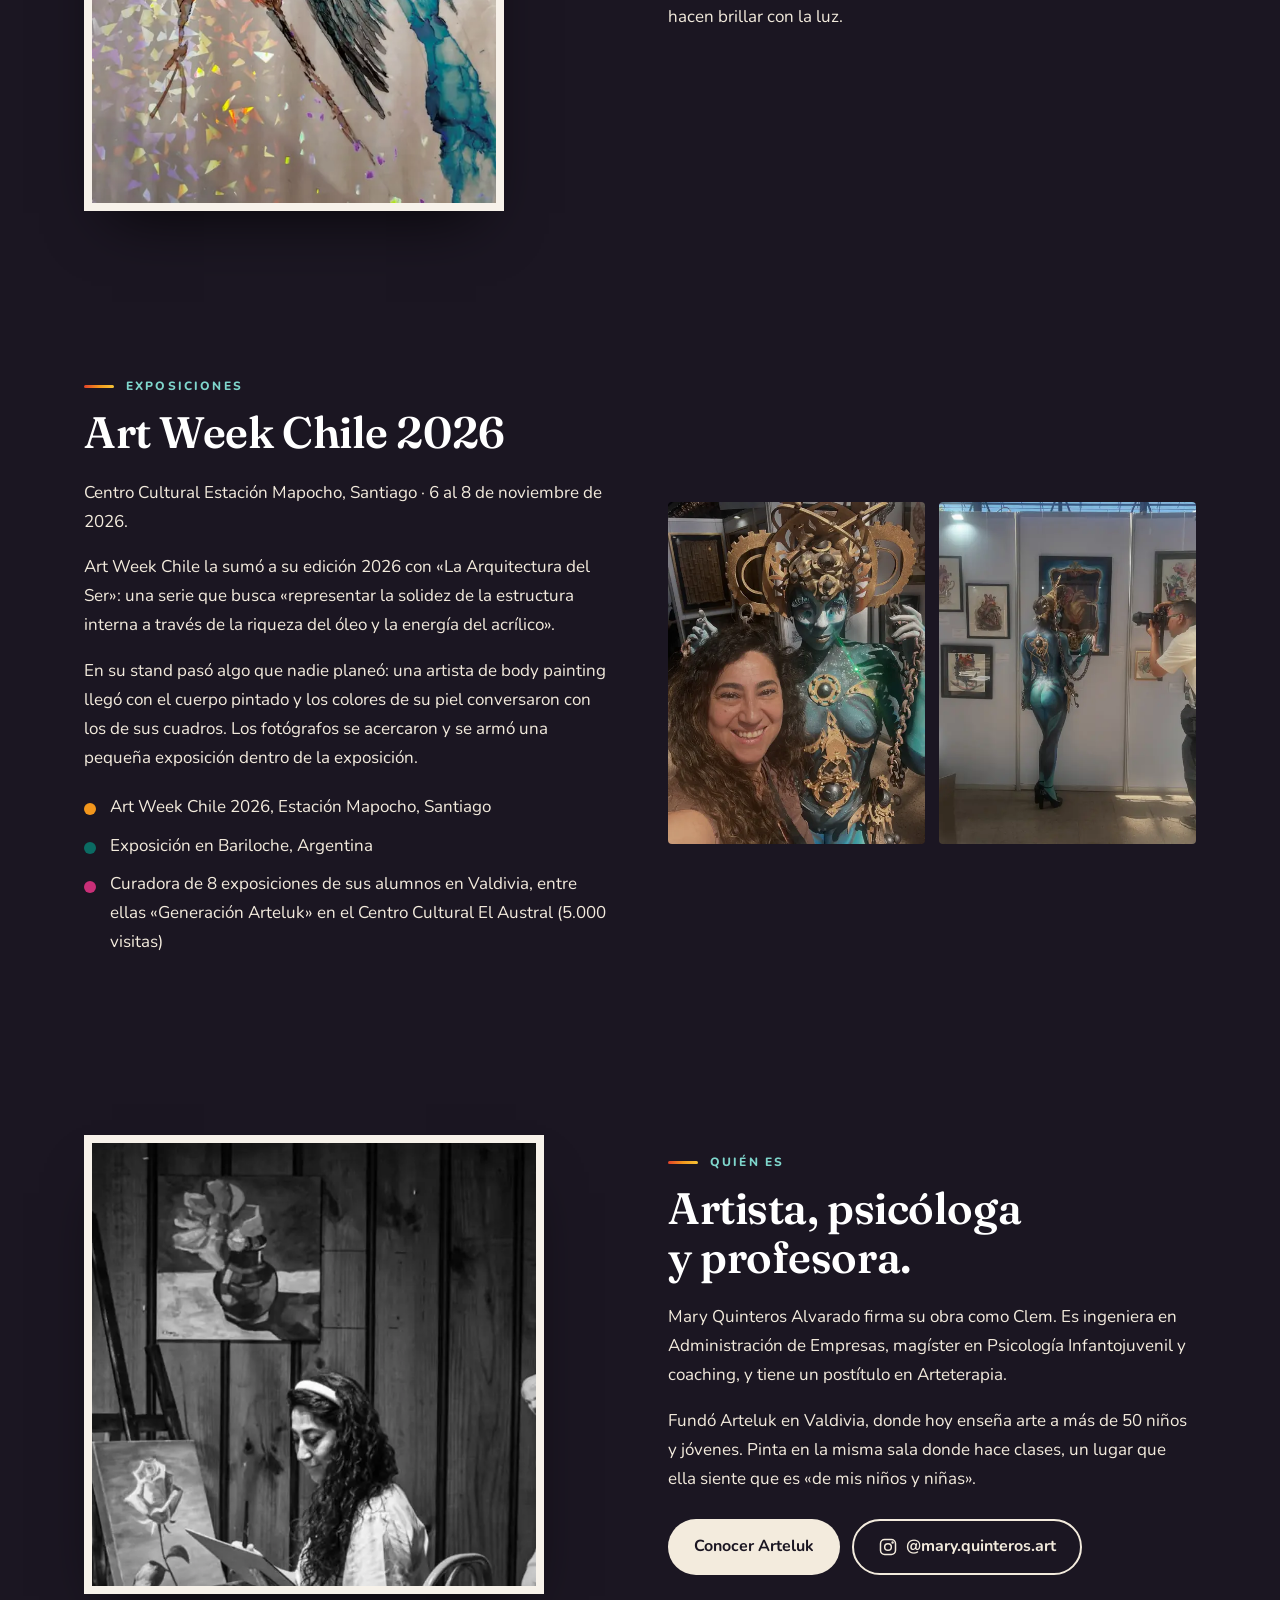
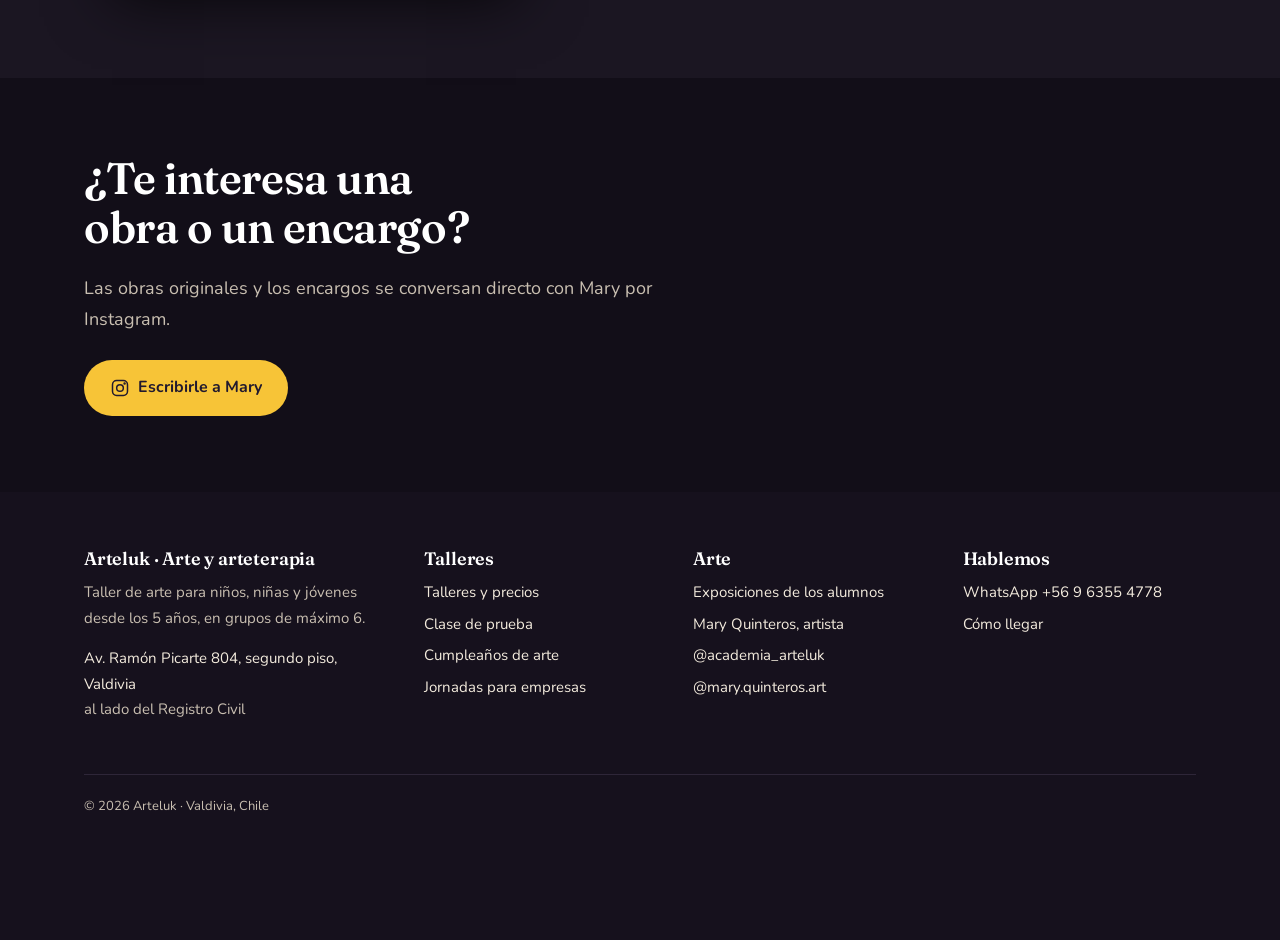
<file: mary-quinteros/index.html>
<!doctype html>
<html lang="es-CL">
<head>
<meta charset="utf-8">
<meta name="viewport" content="width=device-width, initial-scale=1, viewport-fit=cover">
<title>Mary Quinteros Alvarado, artista visual · «La Arquitectura del Ser»</title>
<meta name="description" content="Mary Quinteros Alvarado (Clem), artista visual chilena y fundadora de Arteluk. Su serie «La Arquitectura del Ser» —corazones anatómicos en acuarela, óleo y acrílico— se presentó en Art Week Chile 2026, Estación Mapocho.">
<meta name="robots" content="noindex, nofollow">
<link rel="canonical" href="https://arteluk.cl/mary-quinteros/">
<meta property="og:type" content="website"><meta property="og:locale" content="es_CL"><meta property="og:site_name" content="Arteluk">
<meta property="og:title" content="Mary Quinteros Alvarado, artista visual · «La Arquitectura del Ser»"><meta property="og:description" content="Mary Quinteros Alvarado (Clem), artista visual chilena y fundadora de Arteluk. Su serie «La Arquitectura del Ser» —corazones anatómicos en acuarela, óleo y acrílico— se presentó en Art Week Chile 2026, Estación Mapocho.">
<meta property="og:url" content="https://arteluk.cl/mary-quinteros/"><meta property="og:image" content="https://arteluk.cl/img/compartir-mary.jpg">
<meta property="og:image:width" content="1200"><meta property="og:image:height" content="630"><meta name="twitter:card" content="summary_large_image">
<meta name="theme-color" content="#1B1622">
<link rel="icon" href="../img/icono-64.png" sizes="64x64"><link rel="apple-touch-icon" href="../img/icono-180.png">
<link rel="preload" href="../fuentes/fraunces-normal.woff2" as="font" type="font/woff2" crossorigin>
<link rel="preload" href="../fuentes/nunito-normal.woff2" as="font" type="font/woff2" crossorigin>
<link rel="stylesheet" href="../estilos.css?v=1">
<script>document.documentElement.classList.add("js");setTimeout(function(){if(!window.__arteluk)document.documentElement.classList.remove("js")},3000)</script>
<script type="application/ld+json">[{"@context": "https://schema.org", "@type": "Person", "@id": "https://arteluk.cl/mary-quinteros/#mary", "name": "Mary Quinteros Alvarado", "jobTitle": "Artista visual y arteterapeuta", "nationality": "Chile", "url": "https://arteluk.cl/mary-quinteros/", "image": "https://arteluk.cl/img/compartir-mary.jpg", "sameAs": ["https://www.instagram.com/mary.quinteros.art/"], "worksFor": {"@id": "https://arteluk.cl/#arteluk"}}]</script>
</head>
<body class="cuerpo-oscuro">
<svg width="0" height="0" style="position:absolute" aria-hidden="true">
<symbol id="i-wa" viewBox="0 0 24 24"><path fill="currentColor" d="M12 2a10 10 0 0 0-8.6 15.1L2 22l5-1.3A10 10 0 1 0 12 2zm0 18.2c-1.5 0-3-.4-4.3-1.2l-.3-.2-3 .8.8-2.9-.2-.3A8.2 8.2 0 1 1 12 20.2zm4.5-6.1c-.2-.1-1.5-.7-1.7-.8s-.4-.1-.6.1-.7.8-.8 1-.3.2-.5.1a6.7 6.7 0 0 1-3.3-2.9c-.3-.4.3-.4.7-1.3.1-.2 0-.3 0-.4l-.8-1.8c-.2-.5-.4-.4-.6-.4h-.5a1 1 0 0 0-.7.3 3 3 0 0 0-.9 2.2 5.2 5.2 0 0 0 1.1 2.7 11.8 11.8 0 0 0 4.5 4c1.7.7 2.3.8 3.2.6.5-.1 1.5-.6 1.7-1.2s.2-1.1.2-1.2-.2-.2-.5-.3z"/></symbol>
<symbol id="i-cal" viewBox="0 0 24 24"><g fill="none" stroke="currentColor" stroke-width="1.8"><rect x="3" y="5" width="18" height="16" rx="2"/><path d="M3 10h18M8 3v4M16 3v4"/></g></symbol>
<symbol id="i-ig" viewBox="0 0 24 24"><g fill="none" stroke="currentColor" stroke-width="1.8"><rect x="3" y="3" width="18" height="18" rx="5"/><circle cx="12" cy="12" r="4"/><circle cx="17.5" cy="6.5" r=".6" fill="currentColor"/></g></symbol>
</svg>
<a class="saltar" href="#contenido">Ir al contenido</a>
<header class="cabecera cabecera-oscura" id="cabecera">
  <div class="cabecera-in">
    <a href="../" class="marca" aria-label="Arteluk, inicio"><img src="../img/logo-96.png" alt="" width="44" height="44"><span>Arteluk<small>Arte y arteterapia · Valdivia</small></span></a>
    <nav class="menu" id="menu" aria-label="Páginas"><a href="../" class="solo-movil">Inicio</a><a href="../talleres/">Talleres</a><a href="../clase-de-prueba/">Clase de prueba</a><a href="../cumpleanos/">Cumpleaños</a><a href="../exposiciones/">Exposiciones</a><a href="../empresas/" class="solo-movil">Empresas</a><a href="../mary-quinteros/" class="menu-mary" aria-current="page">Mary Quinteros</a><a href="../contacto/" class="solo-movil">Contacto</a></nav>
    <div class="cabecera-acciones">
      <a class="pastilla pastilla-tinta pastilla-chica" href="https://ig.me/m/mary.quinteros.art">Escribirle a Mary</a>
      <button class="boton-menu" type="button" aria-expanded="false" aria-controls="menu"><span></span><span></span><span class="oculto">Menú</span></button>
    </div>
  </div>
</header>
<main id="contenido">
<section class="portada-mary galeria-oscura"><div class="envoltura">
  <div>
    <p class="etiqueta">Artista visual · Medical Art</p>
    <h1>Mary Quinteros Alvarado</h1>
    <p class="bajada">Pinta corazones anatómicos como si fueran casas: con puertas, grietas, escaleras y ventanas. Anatomía, memoria y vínculo, en acuarela, óleo y acrílico.</p>
    <p class="firma">Clem</p>
    <div class="botones"><a class="pastilla pastilla-crema" href="#obra">Ver la obra</a><a class="pastilla pastilla-borde-crema" href="https://ig.me/m/mary.quinteros.art" target="_blank" rel="noopener"><svg><use href="#i-ig"/></svg>Consultar por una obra</a></div>
  </div>
  <figure class="marco"><img src="../img/mary-galeria-1400.webp" srcset="../img/mary-galeria-800.webp 800w, ../img/mary-galeria-1400.webp 1400w" sizes="(max-width: 760px) 100vw, 600px" width="1400" height="951" alt="Mary Quinteros sentada en la sala de exposición del Centro Cultural El Austral" fetchpriority="high"></figure>
</div></section>

<section class="seccion galeria-oscura" style="padding-top:20px"><div class="envoltura manifiesto aparece">
  <p class="etiqueta" style="justify-content:center">La Arquitectura del Ser</p>
  <p>«El ser humano no es una obra terminada. Somos una arquitectura en permanente construcción. Una grieta puede ser dolor o puede ser el lugar por donde finalmente entra la luz.»</p>
  <p class="linea-corta">«Yo pongo el corazón. Construyo el espacio. Tú decides cómo habitarlo.»</p>
  <p class="suave" style="font:600 15px Nunito,sans-serif">— Mary Quinteros</p>
</div></section>

<section class="seccion galeria-oscura" id="obra"><div class="envoltura">
  <div class="encabezado aparece"><p class="etiqueta">Obra</p><h2>Corazones que se pueden habitar.</h2><p class="suave">Una selección de la serie «La Arquitectura del Ser» y de «Corazones Vivos · Arquitecturas emocionales», 2026.</p></div>
  <div class="obras">
    <figure class="obra aparece"><div class="marco"><img src="../img/obra-luna-1000.webp" srcset="../img/obra-luna-560.webp 560w, ../img/obra-luna-1000.webp 1000w" sizes="(max-width: 760px) 100vw, (max-width: 1020px) 45vw, 340px" width="1000" height="1338" alt="Corazón lunar, obra de Mary Quinteros" loading="lazy" decoding="async"></div>
<figcaption><h3>Corazón lunar</h3><p class="ficha">Acuarela · 2026 · La Arquitectura del Ser</p><p class="texto-obra">Tras viajar, la Luna seguía apareciendo. Aquí el corazón se vuelve paisaje lunar: su cráter reúne lo que vemos afuera y lo que guardamos dentro. Inspirada en los cielos de James Turrell.</p></figcaption></figure>
    <figure class="obra aparece"><div class="marco"><img src="../img/obra-mecedora-1000.webp" srcset="../img/obra-mecedora-560.webp 560w, ../img/obra-mecedora-1000.webp 896w" sizes="(max-width: 760px) 100vw, (max-width: 1020px) 45vw, 340px" width="896" height="943" alt="El corazón en la mecedora, obra de Mary Quinteros" loading="lazy" decoding="async"></div>
<figcaption><h3>El corazón en la mecedora</h3><p class="ficha">Acuarela · 2026 · Presentada en Art Week Chile</p><p class="texto-obra">La mecedora, que debería ser descanso, se vuelve encierro; las cadenas son los miedos que no nos dejan avanzar. Y aun así, el corazón sigue latiendo.</p></figcaption></figure>
    <figure class="obra aparece"><div class="marco"><img src="../img/obra-espejo-1000.webp" srcset="../img/obra-espejo-560.webp 560w, ../img/obra-espejo-1000.webp 1000w" sizes="(max-width: 760px) 100vw, (max-width: 1020px) 45vw, 340px" width="1000" height="1328" alt="Arquitectura del Ser, obra de Mary Quinteros" loading="lazy" decoding="async"></div>
<figcaption><h3>Arquitectura del Ser</h3><p class="ficha">2026</p><p class="texto-obra">«Cuando me miro, encuentro todo lo que me habita: el amor que me sostiene, las heridas que aún cuido y los sueños que abren nuevas ventanas.»</p></figcaption></figure>
    <figure class="obra aparece"><div class="marco"><img src="../img/obra-let-love-flow-1000.webp" srcset="../img/obra-let-love-flow-560.webp 560w, ../img/obra-let-love-flow-1000.webp 634w" sizes="(max-width: 760px) 100vw, (max-width: 1020px) 45vw, 340px" width="634" height="517" alt="Let Love Flow, obra de Mary Quinteros" loading="lazy" decoding="async"></div>
<figcaption><h3>Let Love Flow</h3><p class="ficha">Acuarela sobre papel · 38 × 26 cm · 2026 · Corazones Vivos</p><p class="texto-obra">Un corazón que navega en un barco de papel.</p><span class="disponible">Obra disponible</span></figcaption></figure>
    <figure class="obra aparece"><div class="marco"><img src="../img/obra-taza-1000.webp" srcset="../img/obra-taza-560.webp 560w, ../img/obra-taza-1000.webp 583w" sizes="(max-width: 760px) 100vw, (max-width: 1020px) 45vw, 340px" width="583" height="796" alt="Corazón en la taza, obra de Mary Quinteros" loading="lazy" decoding="async"></div>
<figcaption><h3>Corazón en la taza</h3><p class="ficha">Acuarela · 2026 · La Arquitectura del Ser</p><p class="texto-obra">La obra con la que Art Week Chile presentó a Mary entre sus artistas de 2026.</p></figcaption></figure>
    <figure class="obra aparece"><div class="marco"><img src="../img/obra-tierra-1000.webp" srcset="../img/obra-tierra-560.webp 560w, ../img/obra-tierra-1000.webp 1000w" sizes="(max-width: 760px) 100vw, (max-width: 1020px) 45vw, 340px" width="1000" height="1286" alt="Entre la tierra y el universo, obra de Mary Quinteros" loading="lazy" decoding="async"></div>
<figcaption><h3>Entre la tierra y el universo</h3><p class="ficha">Pintura · 2026</p><p class="texto-obra">Una figura se eleva, la cascada la atraviesa y una flor roja nace entre sus pensamientos. Arriba, una mano sostiene un mundo dorado.</p></figcaption></figure>
  </div>
  <div class="dos aparece" style="margin-top:80px">
    <figure class="marco" style="max-width:420px"><img src="../img/obra-argentina-1000.webp" srcset="../img/obra-argentina-560.webp 560w, ../img/obra-argentina-1000.webp 1000w" sizes="(max-width: 760px) 100vw, 420px" width="1000" height="1333" alt="Argentina, ave pintada con tintas al alcohol sobre papel holográfico" loading="lazy" decoding="async"></figure>
    <div><p class="etiqueta">Fuera de serie</p><h3 style="font-size:30px">Argentina</h3><p class="suave">Tintas al alcohol sobre papel holográfico · 2026</p><p>Pintada con la técnica de soplado: con un soplador va guiando la tinta y cada soplido se transforma en una pluma. Los reflejos del papel la hacen brillar con la luz.</p></div>
  </div>
</div></section>

<section class="seccion galeria-oscura"><div class="envoltura dos">
  <div class="aparece">
    <p class="etiqueta">Exposiciones</p>
    <h2>Art Week Chile 2026</h2>
    <p>Centro Cultural Estación Mapocho, Santiago · 6 al 8 de noviembre de 2026.</p>
    <p>Art Week Chile la sumó a su edición 2026 con «La Arquitectura del Ser»: una serie que busca «representar la solidez de la estructura interna a través de la riqueza del óleo y la energía del acrílico».</p>
    <p>En su stand pasó algo que nadie planeó: una artista de body painting llegó con el cuerpo pintado y los colores de su piel conversaron con los de sus cuadros. Los fotógrafos se acercaron y se armó una pequeña exposición dentro de la exposición.</p>
    <ul class="puntos"><li>Art Week Chile 2026, Estación Mapocho, Santiago</li><li>Exposición en Bariloche, Argentina</li><li>Curadora de 8 exposiciones de sus alumnos en Valdivia, entre ellas «Generación Arteluk» en el Centro Cultural El Austral (5.000 visitas)</li></ul>
  </div>
  <div class="mosaico aparece">
    <figure class="m-6 alto-2"><img src="../img/mary-artweek-900.webp" srcset="../img/mary-artweek-500.webp 500w, ../img/mary-artweek-900.webp 900w" sizes="(max-width: 760px) 50vw, 270px" width="900" height="1200" alt="Mary Quinteros junto a la artista de body painting en su stand de Art Week Chile" loading="lazy" decoding="async"></figure>
    <figure class="m-6 alto-2"><img src="../img/mary-stand-900.webp" srcset="../img/mary-stand-500.webp 500w, ../img/mary-stand-900.webp 900w" sizes="(max-width: 760px) 50vw, 270px" width="900" height="1200" alt="Fotógrafo retratando a la artista de body painting frente a las obras de Mary en Art Week" loading="lazy" decoding="async"></figure>
  </div>
</div></section>

<section class="seccion galeria-oscura"><div class="envoltura dos">
  <figure class="marco aparece" style="max-width:460px"><img src="../img/mary-pintando-640.webp" srcset="../img/mary-pintando-640.webp 640w" sizes="(max-width: 760px) 100vw, 460px" width="640" height="639" alt="Mary Quinteros pintando en su taller, en blanco y negro" loading="lazy" decoding="async"></figure>
  <div class="aparece">
    <p class="etiqueta">Quién es</p>
    <h2>Artista, psicóloga y profesora.</h2>
    <p>Mary Quinteros Alvarado firma su obra como Clem. Es ingeniera en Administración de Empresas, magíster en Psicología Infantojuvenil y coaching, y tiene un postítulo en Arteterapia.</p>
    <p>Fundó Arteluk en Valdivia, donde hoy enseña arte a más de 50 niños y jóvenes. Pinta en la misma sala donde hace clases, un lugar que ella siente que es «de mis niños y niñas».</p>
    <div class="botones"><a class="pastilla pastilla-crema" href="../">Conocer Arteluk</a><a class="pastilla pastilla-borde-crema" href="https://www.instagram.com/mary.quinteros.art/" target="_blank" rel="noopener"><svg><use href="#i-ig"/></svg>@mary.quinteros.art</a></div>
  </div>
</div></section>
<section class="banda" style="background:#120E18"><div class="envoltura aparece"><h2>¿Te interesa una obra o un encargo?</h2><p>Las obras originales y los encargos se conversan directo con Mary por Instagram.</p>
<div class="botones"><a class="pastilla pastilla-tinta" href="https://ig.me/m/mary.quinteros.art" target="_blank" rel="noopener"><svg><use href="#i-ig"/></svg>Escribirle a Mary</a></div></div></section>

</main>
<footer class="pie">
  <div class="envoltura">
    <div><h3>Arteluk · Arte y arteterapia</h3><p>Taller de arte para niños, niñas y jóvenes desde los 5 años, en grupos de máximo 6.</p>
      <p><a href="https://www.google.com/maps/search/?api=1&query=Arteluk%2C%20Avenida%20Ram%C3%B3n%20Picarte%20804%2C%20Valdivia" target="_blank" rel="noopener">Av. Ramón Picarte 804, segundo piso, Valdivia</a><br>al lado del Registro Civil</p></div>
    <div><h3>Talleres</h3><ul><li><a href="../talleres/">Talleres y precios</a></li><li><a href="../clase-de-prueba/">Clase de prueba</a></li><li><a href="../cumpleanos/">Cumpleaños de arte</a></li><li><a href="../empresas/">Jornadas para empresas</a></li></ul></div>
    <div><h3>Arte</h3><ul><li><a href="../exposiciones/">Exposiciones de los alumnos</a></li><li><a href="../mary-quinteros/">Mary Quinteros, artista</a></li><li><a href="https://www.instagram.com/academia_arteluk/" target="_blank" rel="noopener">@academia_arteluk</a></li><li><a href="https://www.instagram.com/mary.quinteros.art/" target="_blank" rel="noopener">@mary.quinteros.art</a></li></ul></div>
    <div><h3>Hablemos</h3><ul><li><a href="https://wa.me/56963554778?text=Hola%20Arteluk%20%F0%9F%98%8A%20Tengo%20una%20consulta" target="_blank" rel="noopener">WhatsApp +56 9 6355 4778</a></li><li><a href="../contacto/">Cómo llegar</a></li></ul></div>
    <p class="pie-final">© 2026 Arteluk · Valdivia, Chile</p>
  </div>
</footer>
<a class="wa-flotante" href="https://wa.me/56963554778?text=Hola%20Arteluk%20%F0%9F%98%8A%20Quiero%20mi%20descuento%20de%20%249.000%20en%20la%20clase%20de%20prueba" target="_blank" rel="noopener" aria-label="Escribir a Arteluk por WhatsApp"><svg><use href="#i-wa"/></svg></a>
<nav class="barra-movil" aria-label="Acciones rápidas"><a class="b-wa" href="https://wa.me/56963554778?text=Hola%20Arteluk%20%F0%9F%98%8A%20Quiero%20mi%20descuento%20de%20%249.000%20en%20la%20clase%20de%20prueba" target="_blank" rel="noopener"><svg><use href="#i-wa"/></svg>WhatsApp</a><a class="b-ag" href="https://ig.me/m/mary.quinteros.art"><svg><use href="#i-cal"/></svg>Escribirle a Mary</a></nav>
<script src="../app.js?v=1" defer></script>
</body>
</html>
</file>
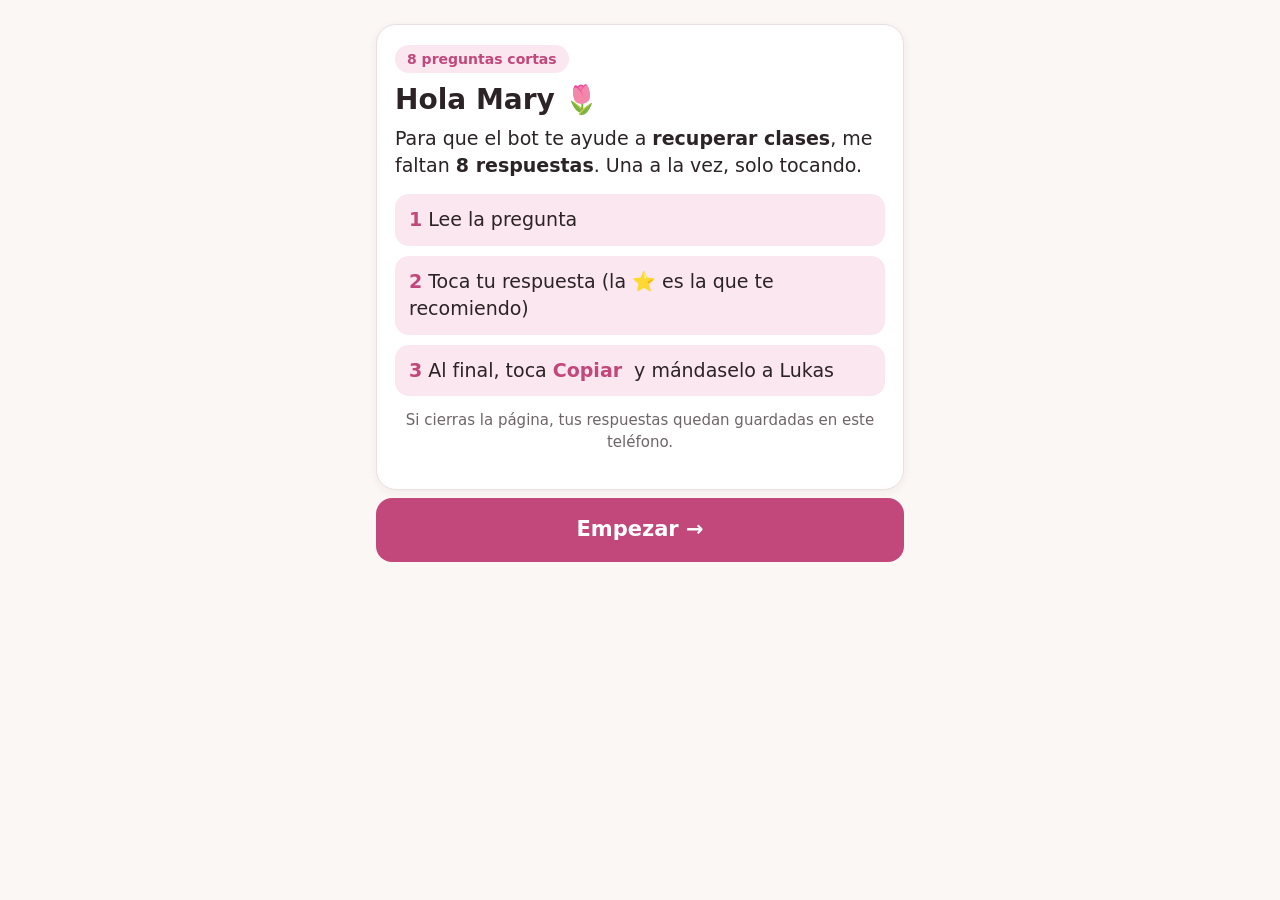
<file: preguntas-mary/index.html>
<!doctype html>
<html lang="es">
<head>
<meta charset="utf-8">
<meta name="viewport" content="width=device-width, initial-scale=1">
<title>Preguntas para Mary · recuperar clases</title>
<meta name="robots" content="noindex, nofollow">
<style>
  :root { --fondo:#fbf7f4; --tarjeta:#fff; --tinta:#2b2326; --suave:#6f6468; --rosa:#c2477a; --rosa-claro:#fbe7ef;
    --verde:#2f7d55; --verde-claro:#e5f4ec; --ambar:#a86a00; --ambar-claro:#fff3dc; --rojo:#b3261e; --rojo-claro:#fde8e6; --borde:#eadfe3; }
  * { box-sizing:border-box; }
  html, body { margin:0; background:var(--fondo); color:var(--tinta); font:18px/1.45 system-ui, -apple-system, "Segoe UI", sans-serif; }
  main { max-width:560px; margin:0 auto; padding:14px 16px 120px; }
  .barra { position:sticky; top:0; z-index:5; background:var(--fondo); padding:10px 0 8px; }
  .progreso { height:10px; background:#efe4e8; border-radius:99px; overflow:hidden; }
  .progreso i { display:block; height:100%; width:0; background:var(--rosa); border-radius:99px; transition:width .3s; }
  .cuenta { display:flex; justify-content:space-between; font-size:15px; color:var(--suave); margin-top:6px; }
  .puntos { display:flex; flex-wrap:wrap; gap:6px; margin-top:8px; }
  .puntos button { width:22px; height:22px; border-radius:50%; border:2px solid var(--borde); background:#fff; padding:0; cursor:pointer; }
  .puntos button.listo { background:var(--verde); border-color:var(--verde); }
  .puntos button.actual { border-color:var(--rosa); box-shadow:0 0 0 3px var(--rosa-claro); }
  .card { background:var(--tarjeta); border:1px solid var(--borde); border-radius:20px; padding:20px 18px; margin-top:10px; box-shadow:0 2px 10px rgba(80,30,50,.06); }
  .chip { display:inline-block; font-size:14px; font-weight:700; padding:4px 12px; border-radius:99px; }
  .rojo { background:var(--rojo-claro); color:var(--rojo); } .ambar { background:var(--ambar-claro); color:var(--ambar); }
  .rosa { background:var(--rosa-claro); color:var(--rosa); } .verde { background:var(--verde-claro); color:var(--verde); }
  h1 { font-size:28px; line-height:1.2; margin:10px 0 8px; }
  h2 { font-size:24px; margin:8px 0; }
  .texto { font-size:19px; margin:0 0 14px; }
  .foto { margin:14px 0; }
  .foto span { display:block; font-size:15px; font-weight:700; color:var(--suave); margin-bottom:6px; }
  .foto img { width:100%; border-radius:14px; border:1px solid var(--borde); display:block; cursor:zoom-in; }
  .pregunta { font-size:22px; font-weight:800; margin:20px 0 12px; }
  .opciones { display:grid; gap:10px; }
  .opciones button { font:inherit; font-size:19px; font-weight:700; text-align:left; padding:16px 18px; min-height:60px; border-radius:16px;
    border:2px solid var(--borde); background:#fff; color:var(--tinta); cursor:pointer; }
  .opciones button:active { transform:scale(.98); }
  .opciones button.elegida { border-color:var(--verde); background:var(--verde-claro); color:var(--verde); }
  .opciones button.elegida::after { content:"  ✔"; }
  .nota-btn { font:inherit; font-size:16px; background:none; border:none; color:var(--rosa); font-weight:700; padding:14px 0 0; cursor:pointer; }
  textarea { width:100%; font:inherit; font-size:18px; border:2px solid var(--borde); border-radius:14px; padding:12px; margin-top:8px; min-height:80px; }
  .abajo { position:fixed; left:0; right:0; bottom:0; background:rgba(251,247,244,.96); border-top:1px solid var(--borde); padding:10px 16px calc(10px + env(safe-area-inset-bottom)); z-index:6; }
  .abajo div { max-width:560px; margin:0 auto; display:flex; gap:10px; }
  .abajo button { flex:1; font:inherit; font-size:18px; font-weight:700; min-height:54px; border-radius:14px; border:2px solid var(--borde); background:#fff; color:var(--tinta); cursor:pointer; }
  .abajo button.principal { background:var(--rosa); border-color:var(--rosa); color:#fff; }
  .abajo button:disabled { opacity:.35; }
  .grande { font-size:20px; }
  .pasos { margin:14px 0; padding:0; list-style:none; display:grid; gap:10px; }
  .pasos li { background:var(--rosa-claro); border-radius:14px; padding:12px 14px; font-size:19px; }
  .pasos b { color:var(--rosa); margin-right:6px; }
  .resumen { display:grid; gap:8px; margin:12px 0; }
  .resumen div { border:1px solid var(--borde); border-radius:12px; padding:10px 12px; font-size:17px; }
  .resumen div.falta { background:var(--ambar-claro); border-color:#f1d9a6; }
  .resumen small { display:block; color:var(--suave); font-size:15px; }
  .copiar { width:100%; font:inherit; font-size:21px; font-weight:800; min-height:64px; border-radius:16px; border:none; background:var(--verde); color:#fff; cursor:pointer; margin-top:8px; }
  .wsp { display:block; text-align:center; font-size:19px; font-weight:700; color:var(--verde); margin-top:14px; }
  .ok { text-align:center; color:var(--verde); font-weight:800; font-size:19px; min-height:28px; margin-top:8px; }
  .zoom { position:fixed; inset:0; background:rgba(0,0,0,.88); display:none; align-items:flex-start; justify-content:center; overflow:auto; z-index:20; padding:16px; }
  .zoom.abierto { display:flex; }
  .zoom img { width:100%; max-width:720px; border-radius:10px; }
  .zoom button { position:fixed; top:12px; right:12px; font-size:18px; font-weight:700; border:none; border-radius:99px; padding:10px 16px; background:#fff; }
  .icono { font-size:56px; line-height:1; margin:6px 0 2px; }
  .burbuja { background:#dcf8c6; border-radius:16px 16px 4px 16px; padding:14px 16px; font-size:18px; margin:12px 0; box-shadow:0 1px 2px rgba(0,0,0,.12); }
  .burbuja b { color:var(--rosa); }
  .chat { background:#efe7dd; border-radius:16px; padding:10px; }
  .tip { font-size:15px; color:var(--suave); text-align:center; margin-top:10px; }
</style>
</head>
<body>
<main>
  <div class="barra" id="barra" hidden>
    <div class="progreso"><i id="relleno"></i></div>
    <div class="cuenta"><span id="cuenta"></span><span id="hechas"></span></div>
    <div class="puntos" id="puntos"></div>
  </div>
  <div id="pantalla"></div>
</main>
<div class="abajo" id="abajo" hidden><div>
  <button id="atras">← Atrás</button>
  <button id="sigue" class="principal">Siguiente →</button>
</div></div>
<div class="zoom" id="zoom"><button id="cerrarZoom">Cerrar ✕</button><img id="zoomImg" alt="foto grande"></div>

<script>
const T = [{"id": "R1", "grupo": "Cuando un niño falta", "color": "rosa", "icono": "📅", "titulo": "¿Quién da el horario?", "texto": "Cuando un papá avisa que el niño no viene, hoy el bot te deja el aviso y tú buscas el horario.", "pregunta": "¿Cómo quieres que sea?", "opciones": ["⭐ La app me propone un horario y yo lo apruebo con un toque", "El bot se lo da solo al papá", "Lo sigo haciendo yo por WhatsApp"], "tecnico": "quién agenda la recuperativa", "nota": null, "burbuja": null, "fotos": []}, {"id": "R2", "grupo": "Cuando un niño falta", "color": "rosa", "icono": "👧", "titulo": "¿Cuántos niños caben?", "texto": "Hoy el sábado de 12 a 13 hay 10 niños, y el miércoles de 17:30 a 18:30 hay 7.", "pregunta": "¿Cuántos niños caben como máximo en una hora?", "opciones": ["6 niños", "8 niños", "10 niños", "12 niños", "Depende de la hora"], "tecnico": "tope por hora para dar cupo de recuperativa (conteo de inscritos activos en producción 21-11)", "nota": "Si depende de la hora, escribe cuántos en cada una", "burbuja": null, "fotos": []}, {"id": "R3", "grupo": "Cuando un niño falta", "color": "rosa", "icono": "🎨", "titulo": "¿En qué clase recupera?", "texto": "Ejemplo: Tomás tiene 8 años, va al Taller de Artes los jueves y faltó.", "pregunta": "¿A qué clase puede ir a recuperar?", "opciones": ["⭐ A cualquier hora con espacio, con niños de su edad", "Solo a su mismo día y hora, otra semana", "Solo a algunos horarios"], "tecnico": "qué bloques sirven para recuperar (edad, taller, profe)", "nota": "Si son solo algunos horarios, escribe cuáles", "burbuja": null, "fotos": []}, {"id": "R4", "grupo": "Cuando un niño falta", "color": "rosa", "icono": "⏰", "titulo": "Si falta al Premium", "texto": "La clase del Premium dura 2 horas.", "pregunta": "¿Cómo la recupera?", "opciones": ["⭐ Las 2 horas juntas, otro día", "En dos clases de 1 hora", "Lo veo yo cada vez"], "tecnico": "recuperativa de clase de 2 horas", "nota": null, "burbuja": null, "fotos": []}, {"id": "R5", "grupo": "Cuando un niño falta", "color": "rosa", "icono": "🗓️", "titulo": "Si falta a fin de mes", "texto": "Ejemplo: falta el sábado 28 de noviembre y ya no quedan clases en noviembre.", "pregunta": "¿Qué hacemos?", "opciones": ["⭐ Recupera en la primera semana de diciembre", "Se pierde, es la regla", "Lo decido yo cada vez"], "tecnico": "última semana del mes (regla: dentro del mismo mes)", "nota": null, "burbuja": null, "fotos": []}, {"id": "R6", "grupo": "Cuando un niño falta", "color": "rosa", "icono": "🙋", "titulo": "Si falta SIN avisar", "texto": "A veces el niño no llega y nadie avisa.", "pregunta": "¿También puede recuperar esa clase?", "opciones": ["⭐ Sí, igual que si avisó", "No, solo si avisó antes"], "tecnico": "faltas sin aviso (botón No vino en Confirmaciones)", "nota": null, "burbuja": null, "fotos": []}, {"id": "T1", "grupo": "Lo que va a decir el bot", "color": "verde", "icono": "💬", "titulo": "Cuando el papá avisa", "texto": "Así le contestaría el bot. Lo rosado cambia en cada caso, y «que se mejore» va solo si está enfermo.", "pregunta": "¿Te gusta así?", "opciones": ["⭐ Sí, me gusta", "Cámbialo"], "tecnico": "texto que ofrece la recuperativa", "nota": "Si quieres cambiar algo, escríbelo", "burbuja": "Que se mejore 💚 Recuperar la clase es un beneficio de Arteluk y se hace dentro de <b>noviembre</b>. Le ofrecemos el <b>martes 24 de 17:30 a 18:30</b>, ¿le acomoda? Si no le sirve, puede pedirnos otro horario dentro del mes, según los cupos. Si no se alcanza a recuperar en el mes, esa clase se pierde 🎨", "fotos": []}, {"id": "T2", "grupo": "Lo que va a decir el bot", "color": "verde", "icono": "💬", "titulo": "Cuando el papá dice que sí", "texto": "Esto contestaría el bot, y la clase queda anotada en tu calendario.", "pregunta": "¿Te gusta así?", "opciones": ["⭐ Sí, me gusta", "Cámbialo"], "tecnico": "texto cuando acepta la recuperativa", "nota": "Si quieres cambiar algo, escríbelo", "burbuja": "Listo 😊 <b>Tomás</b> queda anotado para recuperar el <b>martes 24 de 17:30 a 18:30</b>. Ese día le llega el recordatorio como siempre.", "fotos": []}];
const CLAVE = 'arteluk-recuperar-2026-11';
let resp = {}, notas = {}, i = -1;
try { const g = JSON.parse(localStorage.getItem(CLAVE) || '{}'); resp = g.resp || {}; notas = g.notas || {}; } catch (e) {}
const guardar = () => { try { localStorage.setItem(CLAVE, JSON.stringify({ resp, notas })); } catch (e) {} };
const $ = id => document.getElementById(id);
const esc = s => String(s).replace(/[&<>"]/g, c => ({ '&': '&amp;', '<': '&lt;', '>': '&gt;', '"': '&quot;' }[c]));

function inicio() {
  i = -1; $('barra').hidden = true; $('abajo').hidden = true;
  const hechas = Object.keys(resp).length;
  $('pantalla').innerHTML = `
    <div class="card">
      <span class="chip rosa">8 preguntas cortas</span>
      <h1>Hola Mary 🌷</h1>
      <p class="texto">Para que el bot te ayude a <b>recuperar clases</b>, me faltan <b>8 respuestas</b>. Una a la vez, solo tocando.</p>
      <ul class="pasos">
        <li><b>1</b>Lee la pregunta</li>
        <li><b>2</b>Toca tu respuesta (la ⭐ es la que te recomiendo)</li>
        <li><b>3</b>Al final, toca <b>Copiar</b> y mándaselo a Lukas</li>
      </ul>
      <p class="tip">Si cierras la página, tus respuestas quedan guardadas en este teléfono.</p>
    </div>
    <button class="copiar" style="background:var(--rosa)" onclick="ir(${hechas && hechas < T.length ? primeraSinResponder() : 0})">${hechas ? 'Seguir donde quedé →' : 'Empezar →'}</button>
    ${hechas ? `<p class="tip">Llevas ${hechas} de ${T.length}.</p>` : ''}`;
}
function primeraSinResponder() { const k = T.findIndex(t => !resp[t.id]); return k < 0 ? 0 : k; }

function barra() {
  $('barra').hidden = false; $('abajo').hidden = false;
  const hechas = T.filter(t => resp[t.id]).length;
  $('relleno').style.width = (hechas / T.length * 100) + '%';
  $('cuenta').textContent = `${i + 1} de ${T.length}`;
  $('hechas').textContent = `✔ ${hechas} respondidas`;
  $('puntos').innerHTML = T.map((t, k) => `<button aria-label="ir a ${k + 1}" class="${resp[t.id] ? 'listo' : ''} ${k === i ? 'actual' : ''}" onclick="ir(${k})"></button>`).join('');
  $('atras').disabled = false;
  $('sigue').textContent = i === T.length - 1 ? 'Terminar ✔' : 'Siguiente →';
}

function ir(k) {
  i = k; const t = T[k];
  $('pantalla').innerHTML = `
    <div class="card">
      <span class="chip ${t.color}">${esc(t.grupo)}</span>
      <div class="icono">${t.icono}</div>
      <h2>${esc(t.titulo)}</h2>
      <p class="texto">${esc(t.texto)}</p>
      ${t.burbuja ? `<div class="chat"><div class="burbuja">${t.burbuja}</div></div>` : ''}
      ${t.fotos.map(f => `<div class="foto"><span>${esc(f.t)}</span><img src="${f.src}" alt="${esc(f.t)}" onclick="zoom(this.src)"></div>`).join('')}
      <div class="pregunta">${esc(t.pregunta)}</div>
      <div class="opciones">${t.opciones.map((o, n) => `<button class="${resp[t.id] === o ? 'elegida' : ''}" onclick="elegir(${n})">${esc(o)}</button>`).join('')}</div>
      <button class="nota-btn" onclick="abrirNota()">${notas[t.id] ? '✏️ Tu nota' : '✏️ ' + esc(t.nota || 'Quiero decir algo más')}</button>
      <div id="nota" ${notas[t.id] || t.nota ? '' : 'hidden'}><textarea id="notaTxt" placeholder="${esc(t.nota || 'Escribe aquí')}">${esc(notas[t.id] || '')}</textarea></div>
    </div>`;
  const ta = $('notaTxt'); ta.oninput = () => { notas[t.id] = ta.value.trim(); if (!notas[t.id]) delete notas[t.id]; guardar(); };
  barra(); window.scrollTo({ top: 0, behavior: 'smooth' });
}
function abrirNota() { $('nota').hidden = false; $('notaTxt').focus(); }
function elegir(n) {
  const t = T[i]; resp[t.id] = t.opciones[n]; guardar();
  document.querySelectorAll('.opciones button').forEach((b, k) => b.classList.toggle('elegida', k === n));
  barra();
  if (!t.nota) setTimeout(() => (i < T.length - 1 ? ir(i + 1) : fin()), 650);
}

function texto() {
  const l = ['Respuestas de Mary · recuperar clases', ''];
  T.forEach((t, k) => {
    l.push(`${k + 1}. ${t.titulo}: ${resp[t.id] || '(sin responder)'}` + (notas[t.id] ? ` · Nota: ${notas[t.id]}` : '') + `  [${t.id} · ${t.tecnico}]`);
  });
  return l.join('\n');
}
function fin() {
  i = T.length; $('barra').hidden = true; $('abajo').hidden = false;
  $('atras').disabled = false; $('sigue').textContent = 'Volver al inicio';
  const faltan = T.filter(t => !resp[t.id]).length;
  $('pantalla').innerHTML = `
    <div class="card">
      <span class="chip verde">${faltan ? 'Casi listo' : '¡Listo!'}</span>
      <h1>${faltan ? `Te faltan ${faltan}` : '¡Gracias, Mary! 💛'}</h1>
      <p class="texto">${faltan ? 'Las amarillas no tienen respuesta. Tócalas para responderlas, o manda igual lo que tienes.' : 'Ahora toca el botón verde y pégaselo a Lukas por WhatsApp.'}</p>
      <div class="resumen">${T.map((t, k) => `<div class="${resp[t.id] ? '' : 'falta'}" onclick="ir(${k})"><b>${k + 1}. ${esc(t.titulo)}</b><small>${esc(resp[t.id] || 'Sin responder · toca para responder')}${notas[t.id] ? ' · ' + esc(notas[t.id]) : ''}</small></div>`).join('')}</div>
      <button class="copiar" onclick="copiar()">📋 Copiar respuestas</button>
      <div class="ok" id="ok"></div>
      <a class="wsp" id="wsp" href="#" target="_blank" rel="noopener">O mandarlas directo por WhatsApp →</a>
    </div>`;
  $('wsp').href = 'https://wa.me/?text=' + encodeURIComponent(texto());
  window.scrollTo({ top: 0 });
}
async function copiar() {
  const s = texto();
  try { await navigator.clipboard.writeText(s); }
  catch (e) { const ta = document.createElement('textarea'); ta.value = s; document.body.appendChild(ta); ta.select(); try { document.execCommand('copy'); } catch (_) {} ta.remove(); }
  $('ok').textContent = '✔ Copiado. Ahora pégalo en el WhatsApp de Lukas.';
}
function zoom(src) { $('zoomImg').src = src; $('zoom').classList.add('abierto'); }
$('cerrarZoom').onclick = $('zoom').onclick = e => { if (e.target.id !== 'zoomImg') $('zoom').classList.remove('abierto'); };
$('atras').onclick = () => (i <= 0 ? inicio() : ir(i - 1));
$('sigue').onclick = () => (i >= T.length ? inicio() : i === T.length - 1 ? fin() : ir(i + 1));
inicio();
</script>
</body>
</html>
</file>
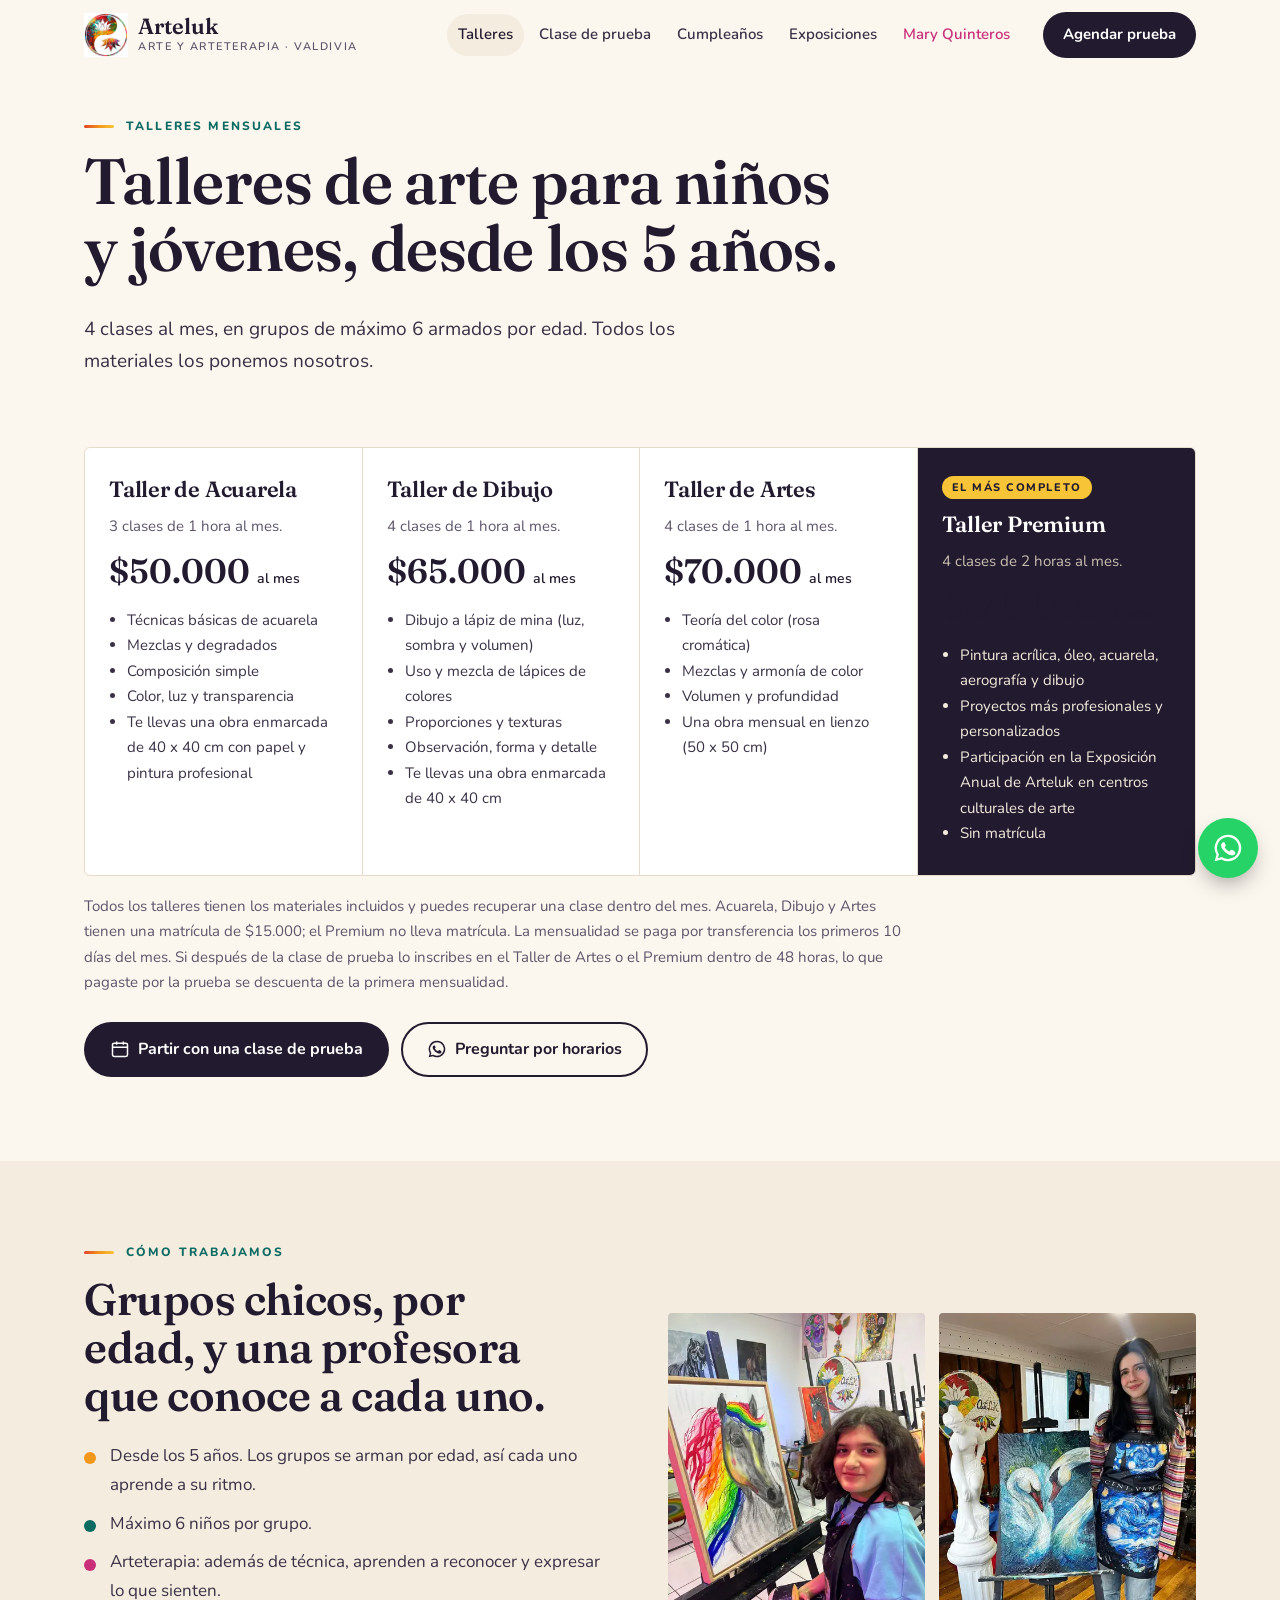
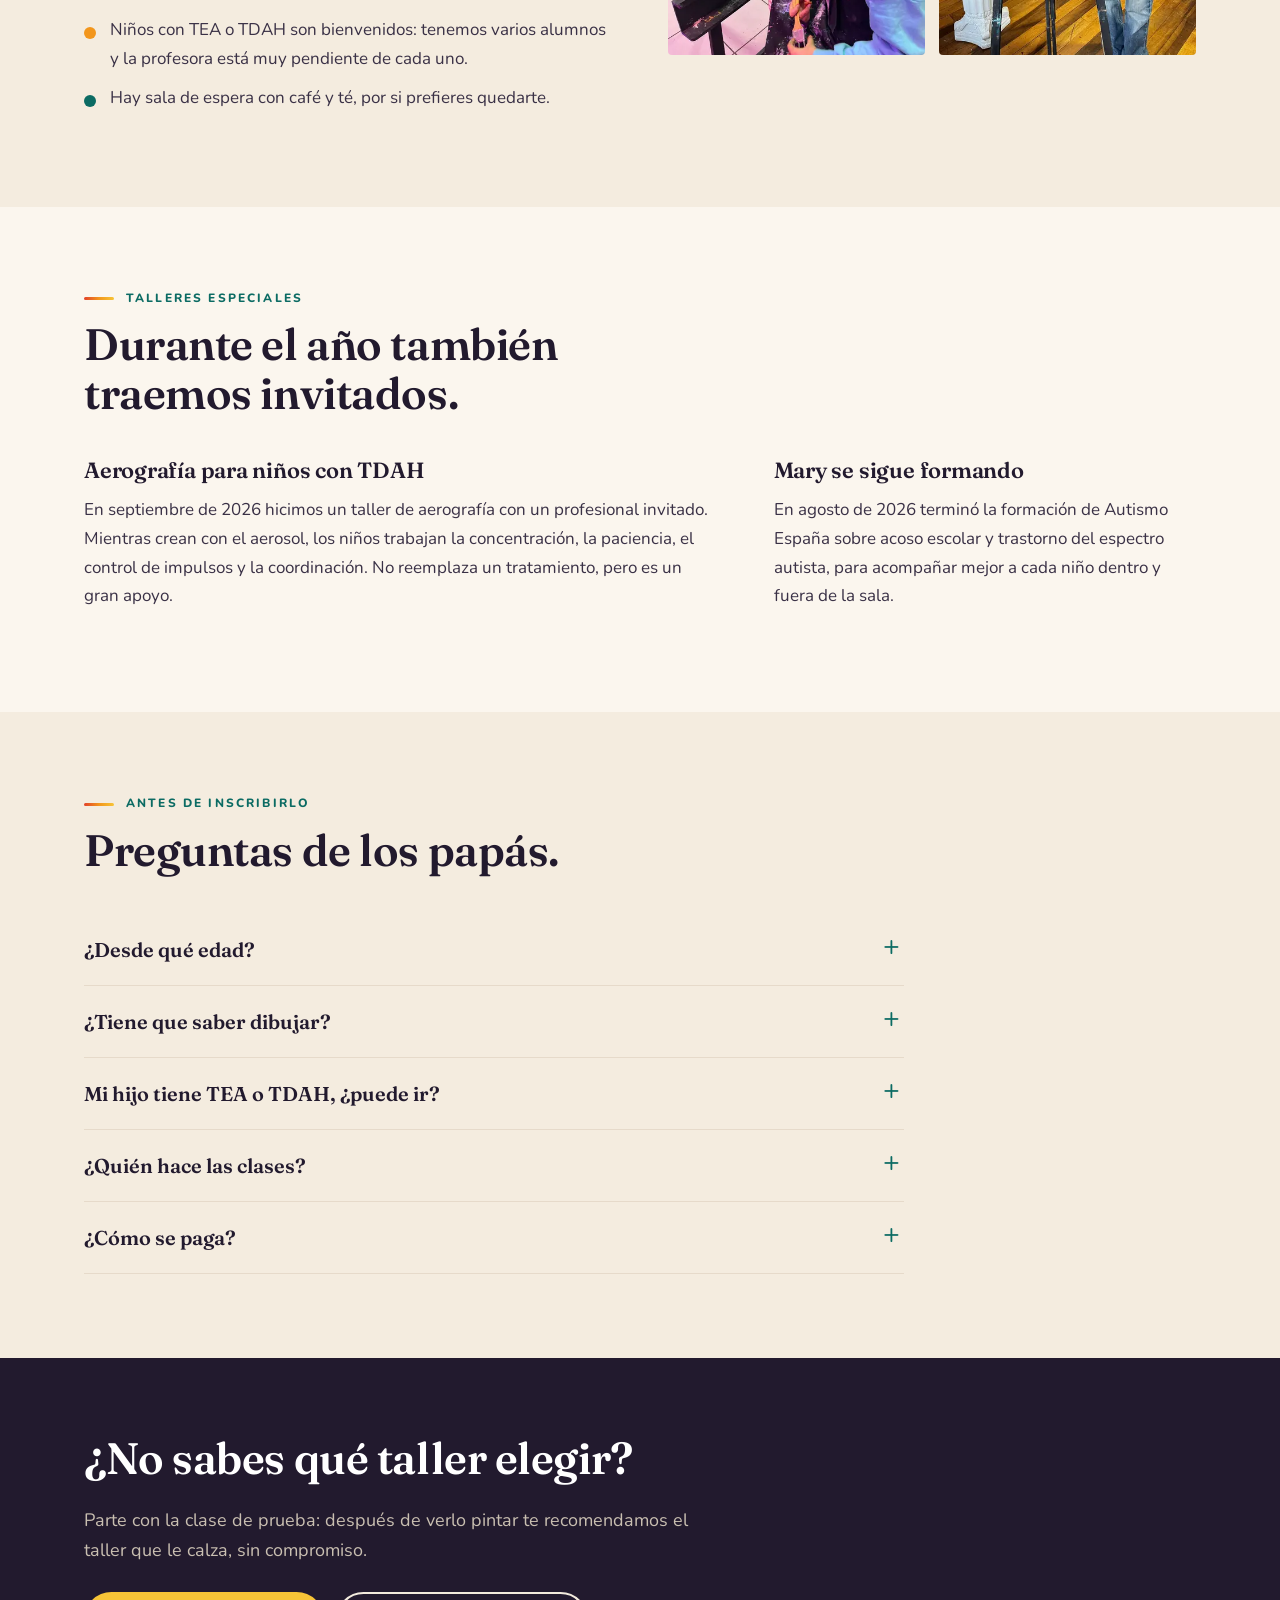
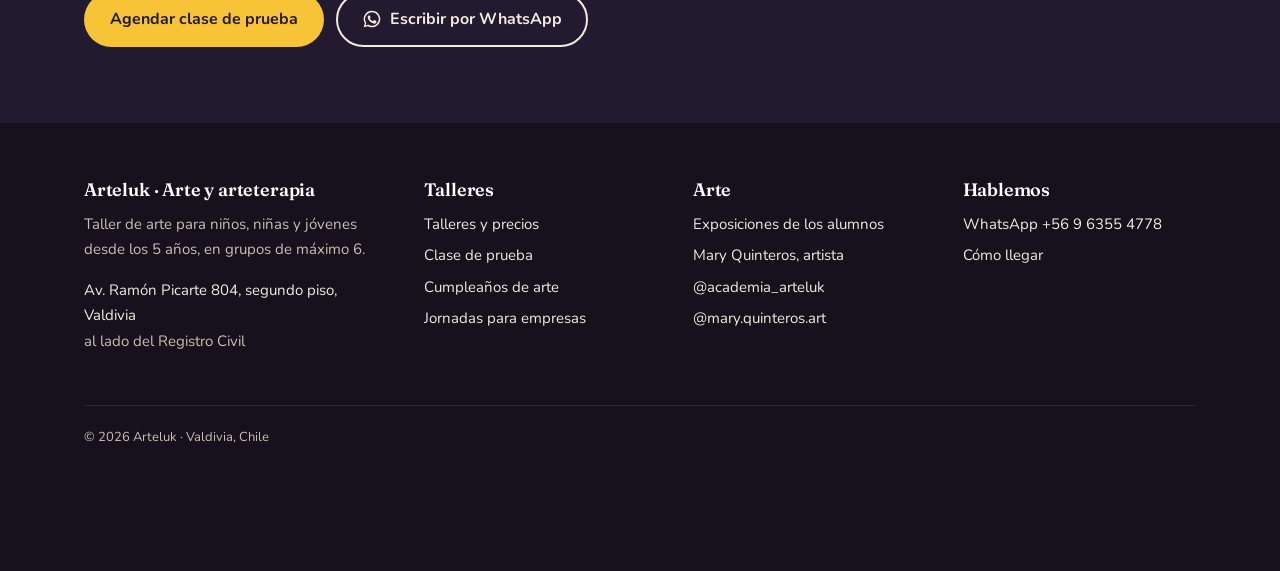
<file: talleres/index.html>
<!doctype html>
<html lang="es-CL">
<head>
<meta charset="utf-8">
<meta name="viewport" content="width=device-width, initial-scale=1, viewport-fit=cover">
<title>Talleres de arte para niños y jóvenes en Valdivia: precios | Arteluk</title>
<meta name="description" content="Taller de Acuarela $50.000, Dibujo $65.000, Artes $70.000 y Premium $120.000 al mes. Grupos de máximo 6 por edad, desde los 5 años, en Picarte 804, Valdivia.">
<meta name="robots" content="noindex, nofollow">
<link rel="canonical" href="https://arteluk.cl/talleres/">
<meta property="og:type" content="website"><meta property="og:locale" content="es_CL"><meta property="og:site_name" content="Arteluk">
<meta property="og:title" content="Talleres de arte para niños y jóvenes en Valdivia: precios | Arteluk"><meta property="og:description" content="Taller de Acuarela $50.000, Dibujo $65.000, Artes $70.000 y Premium $120.000 al mes. Grupos de máximo 6 por edad, desde los 5 años, en Picarte 804, Valdivia.">
<meta property="og:url" content="https://arteluk.cl/talleres/"><meta property="og:image" content="https://arteluk.cl/img/compartir.jpg">
<meta property="og:image:width" content="1200"><meta property="og:image:height" content="630"><meta name="twitter:card" content="summary_large_image">
<meta name="theme-color" content="#FBF6EE">
<link rel="icon" href="../img/icono-64.png" sizes="64x64"><link rel="apple-touch-icon" href="../img/icono-180.png">
<link rel="preload" href="../fuentes/fraunces-normal.woff2" as="font" type="font/woff2" crossorigin>
<link rel="preload" href="../fuentes/nunito-normal.woff2" as="font" type="font/woff2" crossorigin>
<link rel="stylesheet" href="../estilos.css?v=1">
<script>document.documentElement.classList.add("js");setTimeout(function(){if(!window.__arteluk)document.documentElement.classList.remove("js")},3000)</script>
<script type="application/ld+json">[{"@context": "https://schema.org", "@type": "EducationalOrganization", "@id": "https://arteluk.cl/#arteluk", "name": "Arteluk", "alternateName": "Academia Arteluk", "description": "Taller de arte y arteterapia para niños, niñas y jóvenes en Valdivia.", "url": "https://arteluk.cl/", "telephone": "+56963554778", "image": "https://arteluk.cl/img/compartir.jpg", "logo": "https://arteluk.cl/img/icono-512.png", "address": {"@type": "PostalAddress", "streetAddress": "Av. Ramón Picarte 804, segundo piso", "addressLocality": "Valdivia", "addressRegion": "Los Ríos", "addressCountry": "CL"}, "founder": {"@type": "Person", "@id": "https://arteluk.cl/mary-quinteros/#mary", "name": "Mary Quinteros Alvarado"}, "sameAs": ["https://www.instagram.com/academia_arteluk/"]}, {"@context": "https://schema.org", "@type": "ItemList", "name": "Talleres de Arteluk", "itemListElement": [{"@type": "ListItem", "position": 1, "item": {"@type": "Course", "name": "Taller de Acuarela", "provider": {"@id": "https://arteluk.cl/#arteluk"}, "offers": {"@type": "Offer", "price": 45000, "priceCurrency": "CLP"}}}, {"@type": "ListItem", "position": 2, "item": {"@type": "Course", "name": "Taller de Dibujo", "provider": {"@id": "https://arteluk.cl/#arteluk"}, "offers": {"@type": "Offer", "price": 60000, "priceCurrency": "CLP"}}}, {"@type": "ListItem", "position": 3, "item": {"@type": "Course", "name": "Taller de Artes", "provider": {"@id": "https://arteluk.cl/#arteluk"}, "offers": {"@type": "Offer", "price": 70000, "priceCurrency": "CLP"}}}, {"@type": "ListItem", "position": 4, "item": {"@type": "Course", "name": "Taller Premium", "provider": {"@id": "https://arteluk.cl/#arteluk"}, "offers": {"@type": "Offer", "price": 120000, "priceCurrency": "CLP"}}}]}]</script>
</head>
<body>
<svg width="0" height="0" style="position:absolute" aria-hidden="true">
<symbol id="i-wa" viewBox="0 0 24 24"><path fill="currentColor" d="M12 2a10 10 0 0 0-8.6 15.1L2 22l5-1.3A10 10 0 1 0 12 2zm0 18.2c-1.5 0-3-.4-4.3-1.2l-.3-.2-3 .8.8-2.9-.2-.3A8.2 8.2 0 1 1 12 20.2zm4.5-6.1c-.2-.1-1.5-.7-1.7-.8s-.4-.1-.6.1-.7.8-.8 1-.3.2-.5.1a6.7 6.7 0 0 1-3.3-2.9c-.3-.4.3-.4.7-1.3.1-.2 0-.3 0-.4l-.8-1.8c-.2-.5-.4-.4-.6-.4h-.5a1 1 0 0 0-.7.3 3 3 0 0 0-.9 2.2 5.2 5.2 0 0 0 1.1 2.7 11.8 11.8 0 0 0 4.5 4c1.7.7 2.3.8 3.2.6.5-.1 1.5-.6 1.7-1.2s.2-1.1.2-1.2-.2-.2-.5-.3z"/></symbol>
<symbol id="i-cal" viewBox="0 0 24 24"><g fill="none" stroke="currentColor" stroke-width="1.8"><rect x="3" y="5" width="18" height="16" rx="2"/><path d="M3 10h18M8 3v4M16 3v4"/></g></symbol>
<symbol id="i-ig" viewBox="0 0 24 24"><g fill="none" stroke="currentColor" stroke-width="1.8"><rect x="3" y="3" width="18" height="18" rx="5"/><circle cx="12" cy="12" r="4"/><circle cx="17.5" cy="6.5" r=".6" fill="currentColor"/></g></symbol>
</svg>
<a class="saltar" href="#contenido">Ir al contenido</a>
<header class="cabecera" id="cabecera">
  <div class="cabecera-in">
    <a href="../" class="marca" aria-label="Arteluk, inicio"><img src="../img/logo-96.png" alt="" width="44" height="44"><span>Arteluk<small>Arte y arteterapia · Valdivia</small></span></a>
    <nav class="menu" id="menu" aria-label="Páginas"><a href="../" class="solo-movil">Inicio</a><a href="../talleres/" aria-current="page">Talleres</a><a href="../clase-de-prueba/">Clase de prueba</a><a href="../cumpleanos/">Cumpleaños</a><a href="../exposiciones/">Exposiciones</a><a href="../empresas/" class="solo-movil">Empresas</a><a href="../mary-quinteros/" class="menu-mary">Mary Quinteros</a><a href="../contacto/" class="solo-movil">Contacto</a></nav>
    <div class="cabecera-acciones">
      <a class="pastilla pastilla-tinta pastilla-chica" href="https://arteluk.cl/prueba">Agendar prueba</a>
      <button class="boton-menu" type="button" aria-expanded="false" aria-controls="menu"><span></span><span></span><span class="oculto">Menú</span></button>
    </div>
  </div>
</header>
<main id="contenido">
<section class="portada-pagina"><div class="envoltura">
  <p class="etiqueta">Talleres mensuales</p>
  <h1>Talleres de arte para niños y jóvenes, desde los 5 años.</h1>
  <p class="bajada">4 clases al mes, en grupos de máximo 6 armados por edad. Todos los materiales los ponemos nosotros.</p>
</div></section>
<section class="seccion" style="padding-top:20px"><div class="envoltura">
  <div class="planes aparece">
    <div class="plan"><h3>Taller de Acuarela</h3><p class="plan-detalle">3 clases de 1 hora al mes.</p><p class="monto">$50.000 <small>al mes</small></p><ul><li>Técnicas básicas de acuarela</li><li>Mezclas y degradados</li><li>Composición simple</li><li>Color, luz y transparencia</li><li>Te llevas una obra enmarcada de 40 x 40 cm con papel y pintura profesional</li></ul></div>
    <div class="plan"><h3>Taller de Dibujo</h3><p class="plan-detalle">4 clases de 1 hora al mes.</p><p class="monto">$65.000 <small>al mes</small></p><ul><li>Dibujo a lápiz de mina (luz, sombra y volumen)</li><li>Uso y mezcla de lápices de colores</li><li>Proporciones y texturas</li><li>Observación, forma y detalle</li><li>Te llevas una obra enmarcada de 40 x 40 cm</li></ul></div>
    <div class="plan"><h3>Taller de Artes</h3><p class="plan-detalle">4 clases de 1 hora al mes.</p><p class="monto">$70.000 <small>al mes</small></p><ul><li>Teoría del color (rosa cromática)</li><li>Mezclas y armonía de color</li><li>Volumen y profundidad</li><li>Una obra mensual en lienzo (50 x 50 cm)</li></ul></div>
    <div class="plan plan-destacado"><span class="plan-cinta">El más completo</span><h3>Taller Premium</h3><p class="plan-detalle">4 clases de 2 horas al mes.</p><p class="monto">$120.000 <small>al mes</small></p><ul><li>Pintura acrílica, óleo, acuarela, aerografía y dibujo</li><li>Proyectos más profesionales y personalizados</li><li>Participación en la Exposición Anual de Arteluk en centros culturales de arte</li><li>Sin matrícula</li></ul></div>
  </div>
  <p class="letra-chica">Todos los talleres tienen los materiales incluidos y puedes recuperar una clase dentro del mes. Acuarela, Dibujo y Artes tienen una matrícula de $15.000; el Premium no lleva matrícula. La mensualidad se paga por transferencia los primeros 10 días del mes. Si después de la clase de prueba lo inscribes en el Taller de Artes o el Premium dentro de 48 horas, lo que pagaste por la prueba se descuenta de la primera mensualidad.</p>
  <div class="botones"><a class="pastilla pastilla-tinta" href="https://arteluk.cl/prueba"><svg><use href="#i-cal"/></svg>Partir con una clase de prueba</a><a class="pastilla pastilla-borde" href="https://wa.me/56963554778?text=Hola%20Arteluk%20%F0%9F%98%8A%20Tengo%20una%20consulta" target="_blank" rel="noopener"><svg><use href="#i-wa"/></svg>Preguntar por horarios</a></div>
</div></section>

<section class="seccion seccion-papel"><div class="envoltura dos">
  <div class="aparece">
    <p class="etiqueta">Cómo trabajamos</p>
    <h2>Grupos chicos, por edad, y una profesora que conoce a cada uno.</h2>
    <ul class="puntos">
      <li>Desde los 5 años. Los grupos se arman por edad, así cada uno aprende a su ritmo.</li>
      <li>Máximo 6 niños por grupo.</li>
      <li>Arteterapia: además de técnica, aprenden a reconocer y expresar lo que sienten.</li>
      <li>Niños con TEA o TDAH son bienvenidos: tenemos varios alumnos y la profesora está muy pendiente de cada uno.</li>
      <li>Hay sala de espera con café y té, por si prefieres quedarte.</li>
    </ul>
  </div>
  <div class="mosaico aparece">
    <figure class="m-6 alto-2"><img src="../img/clase-arcoiris-800.webp" srcset="../img/clase-arcoiris-450.webp 450w, ../img/clase-arcoiris-800.webp 800w" sizes="(max-width: 760px) 50vw, 270px" width="800" height="1067" alt="Alumna junto a su caballo arcoíris pintado en acrílico" loading="lazy" decoding="async"></figure>
    <figure class="m-6 alto-2"><img src="../img/clase-cisne-800.webp" srcset="../img/clase-cisne-450.webp 450w, ../img/clase-cisne-800.webp 800w" sizes="(max-width: 760px) 50vw, 270px" width="800" height="1067" alt="Alumna junto a su cuadro de un cisne con cielo estrellado" loading="lazy" decoding="async"></figure>
  </div>
</div></section>

<section class="seccion"><div class="envoltura">
  <div class="encabezado aparece"><p class="etiqueta">Talleres especiales</p><h2>Durante el año también traemos invitados.</h2></div>
  <div class="dos dos-texto-ancho aparece"><div><h3>Aerografía para niños con TDAH</h3><p>En septiembre de 2026 hicimos un taller de aerografía con un profesional invitado. Mientras crean con el aerosol, los niños trabajan la concentración, la paciencia, el control de impulsos y la coordinación. No reemplaza un tratamiento, pero es un gran apoyo.</p></div>
  <div><h3>Mary se sigue formando</h3><p>En agosto de 2026 terminó la formación de Autismo España sobre acoso escolar y trastorno del espectro autista, para acompañar mejor a cada niño dentro y fuera de la sala.</p></div></div>
</div></section>

<section class="seccion seccion-papel"><div class="envoltura">
  <div class="encabezado aparece"><p class="etiqueta">Antes de inscribirlo</p><h2>Preguntas de los papás.</h2></div>
  <div class="preguntas aparece">
    <details><summary>¿Desde qué edad?</summary><p>Desde los 5 años. Los grupos se arman por edad.</p></details>
    <details><summary>¿Tiene que saber dibujar?</summary><p>No. Se parte desde donde está cada uno: la profesora le enseña a mirar y a construir el dibujo paso a paso.</p></details>
    <details><summary>Mi hijo tiene TEA o TDAH, ¿puede ir?</summary><p>Sí, claro. Tenemos varios alumnos con TEA o TDAH y, como los grupos son de máximo 6, la profesora está muy pendiente de cada uno.</p></details>
    <details><summary>¿Quién hace las clases?</summary><p>Mary Quinteros, la fundadora, arteterapeuta y magíster en Psicología Infantojuvenil, junto a su equipo de profesoras de arte.</p></details>
    <details><summary>¿Cómo se paga?</summary><p>Por transferencia, los primeros 10 días de cada mes. Acuarela, Dibujo y Artes tienen matrícula de $15.000; el Premium no.</p></details>
  </div>
</div></section>
<section class="banda"><div class="envoltura aparece"><h2>¿No sabes qué taller elegir?</h2><p>Parte con la clase de prueba: después de verlo pintar te recomendamos el taller que le calza, sin compromiso.</p>
<div class="botones"><a class="pastilla pastilla-tinta" href="https://arteluk.cl/prueba">Agendar clase de prueba</a><a class="pastilla pastilla-borde" href="https://wa.me/56963554778?text=Hola%20Arteluk%20%F0%9F%98%8A%20Quiero%20mi%20descuento%20de%20%249.000%20en%20la%20clase%20de%20prueba" target="_blank" rel="noopener"><svg><use href="#i-wa"/></svg>Escribir por WhatsApp</a></div></div></section>

</main>
<footer class="pie">
  <div class="envoltura">
    <div><h3>Arteluk · Arte y arteterapia</h3><p>Taller de arte para niños, niñas y jóvenes desde los 5 años, en grupos de máximo 6.</p>
      <p><a href="https://www.google.com/maps/search/?api=1&query=Arteluk%2C%20Avenida%20Ram%C3%B3n%20Picarte%20804%2C%20Valdivia" target="_blank" rel="noopener">Av. Ramón Picarte 804, segundo piso, Valdivia</a><br>al lado del Registro Civil</p></div>
    <div><h3>Talleres</h3><ul><li><a href="../talleres/">Talleres y precios</a></li><li><a href="../clase-de-prueba/">Clase de prueba</a></li><li><a href="../cumpleanos/">Cumpleaños de arte</a></li><li><a href="../empresas/">Jornadas para empresas</a></li></ul></div>
    <div><h3>Arte</h3><ul><li><a href="../exposiciones/">Exposiciones de los alumnos</a></li><li><a href="../mary-quinteros/">Mary Quinteros, artista</a></li><li><a href="https://www.instagram.com/academia_arteluk/" target="_blank" rel="noopener">@academia_arteluk</a></li><li><a href="https://www.instagram.com/mary.quinteros.art/" target="_blank" rel="noopener">@mary.quinteros.art</a></li></ul></div>
    <div><h3>Hablemos</h3><ul><li><a href="https://wa.me/56963554778?text=Hola%20Arteluk%20%F0%9F%98%8A%20Tengo%20una%20consulta" target="_blank" rel="noopener">WhatsApp +56 9 6355 4778</a></li><li><a href="../contacto/">Cómo llegar</a></li></ul></div>
    <p class="pie-final">© 2026 Arteluk · Valdivia, Chile</p>
  </div>
</footer>
<a class="wa-flotante" href="https://wa.me/56963554778?text=Hola%20Arteluk%20%F0%9F%98%8A%20Quiero%20mi%20descuento%20de%20%249.000%20en%20la%20clase%20de%20prueba" target="_blank" rel="noopener" aria-label="Escribir a Arteluk por WhatsApp"><svg><use href="#i-wa"/></svg></a>
<nav class="barra-movil" aria-label="Acciones rápidas"><a class="b-wa" href="https://wa.me/56963554778?text=Hola%20Arteluk%20%F0%9F%98%8A%20Quiero%20mi%20descuento%20de%20%249.000%20en%20la%20clase%20de%20prueba" target="_blank" rel="noopener"><svg><use href="#i-wa"/></svg>WhatsApp</a><a class="b-ag" href="https://arteluk.cl/prueba"><svg><use href="#i-cal"/></svg>Agendar prueba</a></nav>
<script src="../app.js?v=1" defer></script>
</body>
</html>
</file>
<file: estilos.css>
/* Web Arteluk + Mary Quinteros (borrador 18-11-2026). Papel, tinta y los colores del logo solo en detalles. */
@font-face{font-family:"Fraunces";src:url(fuentes/fraunces-normal.woff2) format("woff2");font-weight:400 700;font-style:normal;font-display:swap}
@font-face{font-family:"Fraunces";src:url(fuentes/fraunces-italic.woff2) format("woff2");font-weight:400 600;font-style:italic;font-display:swap}
@font-face{font-family:"Nunito";src:url(fuentes/nunito-normal.woff2) format("woff2");font-weight:400 800;font-display:swap}
@font-face{font-family:"Caveat";src:url(fuentes/caveat-normal.woff2) format("woff2");font-weight:600;font-display:swap}
:root{
  --papel:#FBF6EE;--papel-2:#F4ECDF;--borde:#E6DACA;
  --tinta:#221A2E;--texto:#3A3146;--suave:#5E556B;
  --turquesa:#0B6B63;--turquesa-claro:#7FD6CC;--magenta:#C92F78;--rojo:#E2412A;--naranjo:#F2961C;--amarillo:#F7C437;
  --galeria:#1B1622;--galeria-2:#251E2E;--crema:#F3EBDD;--crema-suave:#C9BFB1;
  --ancho:1160px;--sombra:0 22px 44px -22px rgba(34,26,46,.45);
}
*{box-sizing:border-box}
html{-webkit-text-size-adjust:100%;scroll-behavior:smooth}
body{margin:0;background:var(--papel);color:var(--texto);font:400 17px/1.7 "Nunito",system-ui,sans-serif}
img{max-width:100%;height:auto;display:block}
a{color:var(--turquesa)}
h1,h2,h3{font-family:"Fraunces",Georgia,serif;color:var(--tinta);font-weight:600;letter-spacing:-.01em;margin:0 0 .5em;text-wrap:balance}
h1{font-size:clamp(38px,5.4vw,64px);line-height:1.04}
h2{font-size:clamp(30px,3.6vw,44px);line-height:1.1}
h3{font-size:22px;line-height:1.25}
p{margin:0 0 1em}
em.nota,.nota{font-family:"Caveat",cursive;font-style:normal;font-size:1.35em;color:var(--magenta);line-height:1}
.saltar{position:absolute;left:-999px;top:8px;background:var(--tinta);color:#fff;padding:8px 14px;border-radius:8px;z-index:99}
.saltar:focus{left:8px}
.oculto{position:absolute;width:1px;height:1px;overflow:hidden;clip:rect(0 0 0 0)}
.envoltura{max-width:var(--ancho);margin:0 auto;padding:0 24px}

/* Cabecera */
.cabecera{position:sticky;top:0;z-index:40;background:rgba(251,246,238,.94);backdrop-filter:blur(8px);border-bottom:1px solid transparent;transition:border-color .2s}
.cabecera.con-borde{border-color:var(--borde)}
.cabecera-in{max-width:var(--ancho);margin:0 auto;padding:12px 24px;display:flex;align-items:center;gap:22px}
.marca{display:flex;align-items:center;gap:10px;text-decoration:none;color:var(--tinta);margin-right:auto}
.marca img{width:44px;height:44px}
.marca span{font:600 22px/1 "Fraunces",serif;white-space:nowrap}
.marca small{display:block;font:600 11px/1.3 "Nunito",sans-serif;letter-spacing:.14em;text-transform:uppercase;color:var(--suave);margin-top:3px}
.menu{display:flex;gap:4px}
.menu a{color:var(--texto);text-decoration:none;font-weight:600;font-size:15px;padding:8px 11px;border-radius:999px;white-space:nowrap}
.menu a:hover{background:var(--papel-2)}
.menu a[aria-current=page]{color:var(--tinta);background:var(--papel-2)}
.menu a.menu-mary{color:var(--magenta)}
.solo-movil{display:none}
.boton-menu{display:none;width:44px;height:44px;border:0;background:transparent;border-radius:10px;position:relative;cursor:pointer}
.boton-menu span:not(.oculto){position:absolute;left:11px;right:11px;height:2px;background:var(--tinta);transition:transform .2s}
.boton-menu span:nth-child(1){top:17px}.boton-menu span:nth-child(2){top:25px}
.boton-menu[aria-expanded=true] span:nth-child(1){transform:translateY(4px) rotate(45deg)}
.boton-menu[aria-expanded=true] span:nth-child(2){transform:translateY(-4px) rotate(-45deg)}

/* Botones */
.pastilla{white-space:nowrap;display:inline-flex;align-items:center;gap:8px;min-height:48px;padding:12px 24px;border-radius:999px;font-weight:700;font-size:16px;text-decoration:none;border:2px solid transparent;transition:transform .15s,background .15s;cursor:pointer}
.pastilla:hover{transform:translateY(-1px)}
.pastilla svg{width:20px;height:20px}
.pastilla-tinta{background:var(--tinta);color:#fff}
.pastilla-tinta:hover{background:#3A2F49}
.pastilla-borde{border-color:var(--tinta);color:var(--tinta);background:transparent}
.pastilla-crema{background:var(--crema);color:var(--galeria)}
.pastilla-borde-crema{border-color:var(--crema);color:var(--crema)}
.pastilla-chica{min-height:40px;padding:8px 18px;font-size:15px}
.botones{display:flex;flex-wrap:wrap;gap:12px;margin-top:26px}

.etiqueta{display:flex;align-items:center;gap:12px;font:800 12px/1.3 "Nunito",sans-serif;letter-spacing:.18em;text-transform:uppercase;color:var(--turquesa);margin:0 0 14px}
.etiqueta::before{content:"";width:30px;height:3px;border-radius:3px;background:linear-gradient(90deg,var(--rojo),var(--naranjo),var(--amarillo))}

/* Portada */
.portada{padding:56px 0 70px}
.portada .envoltura{display:grid;grid-template-columns:1.05fr .95fr;gap:56px;align-items:center}
.bajada{font-size:19px;color:var(--texto);max-width:540px}
.portada-datos{display:flex;flex-wrap:wrap;gap:8px 22px;margin-top:26px;font-size:15px;color:var(--suave)}
.portada-datos strong{color:var(--tinta)}
.polaroid{background:#fff;padding:12px 12px 46px;box-shadow:var(--sombra);margin:0;position:relative}
.polaroid figcaption{position:absolute;left:16px;right:16px;bottom:10px;font:600 22px/1 "Caveat",cursive;color:var(--texto)}
.giro-izq{transform:rotate(-2deg)}.giro-der{transform:rotate(1.6deg)}
.marco{background:#fff;padding:8px;box-shadow:var(--sombra);margin:0}
.pie-foto{font-size:14px;color:var(--suave);margin-top:10px}
.portada-pagina{padding:48px 0 30px}
.portada-pagina .bajada{max-width:680px}

/* Secciones */
.seccion{padding:84px 0}
.seccion-papel{background:var(--papel-2)}
.encabezado{max-width:720px;margin-bottom:40px}
.encabezado p:last-child{color:var(--suave);font-size:18px}
.dos{display:grid;grid-template-columns:1fr 1fr;gap:56px;align-items:center}
.dos-texto-ancho{grid-template-columns:1.2fr .8fr}

/* Filas numeradas */
.filas{list-style:none;margin:0;padding:0;display:grid;grid-template-columns:repeat(4,1fr);gap:28px;counter-reset:f}
.fila{border-top:2px solid var(--tinta);padding-top:18px}
.fila-num{display:block;font:600 15px/1 "Fraunces",serif;color:var(--magenta);margin-bottom:12px}
.fila h3{font-size:20px}
.fila p{font-size:16px;color:var(--suave);margin:0}

/* Lista de caminos (sin tarjetas iguales) */
.caminos{list-style:none;margin:0;padding:0;border-top:1px solid var(--borde)}
.caminos li{border-bottom:1px solid var(--borde)}
.caminos a{display:grid;grid-template-columns:120px 1fr auto;gap:28px;align-items:center;padding:22px 0;text-decoration:none;color:inherit}
.caminos img{width:120px;height:120px;object-fit:cover;border-radius:4px}
.caminos h3{margin:0 0 4px;font-size:26px}
.caminos p{margin:0;color:var(--suave)}
.caminos .precio{font:600 22px/1.2 "Fraunces",serif;color:var(--tinta);text-align:right;white-space:nowrap}
.caminos .precio small{display:block;font:600 13px/1.4 "Nunito",sans-serif;color:var(--suave)}
.caminos a:hover h3{color:var(--turquesa)}

/* Precios de talleres */
.planes{display:grid;grid-template-columns:repeat(4,1fr);gap:0;border:1px solid var(--borde);background:#fff;border-radius:6px;overflow:hidden}
.plan{padding:28px 24px;border-right:1px solid var(--borde);display:flex;flex-direction:column}
.plan:last-child{border-right:0}
.plan-destacado{background:var(--tinta);color:var(--crema)}
.plan-destacado h3,.plan-destacado .monto{color:#fff}
.plan-destacado .plan-detalle{color:var(--crema-suave)}
.plan .monto{font:600 34px/1 "Fraunces",serif;color:var(--tinta);margin:14px 0 4px}
.plan .monto small{font:600 14px "Nunito",sans-serif}
.plan-detalle{font-size:15px;color:var(--suave);margin:0}
.plan ul{margin:16px 0 0;padding-left:18px;font-size:15px}
.plan-cinta{align-self:flex-start;font:800 11px/1 "Nunito",sans-serif;letter-spacing:.14em;text-transform:uppercase;background:var(--amarillo);color:var(--tinta);padding:6px 10px;border-radius:999px;margin-bottom:12px}
.letra-chica{font-size:15px;color:var(--suave);margin-top:18px;max-width:820px}

/* Precio grande de la clase de prueba */
.precio-prueba{display:flex;align-items:baseline;gap:14px;flex-wrap:wrap;margin:22px 0 4px}
.precio-prueba b{font:600 56px/1 "Fraunces",serif;color:var(--tinta)}
.precio-prueba s{color:var(--suave);font-size:20px}
.precio-prueba span{font-weight:700;color:var(--turquesa)}

/* Galerías */
.mosaico{display:grid;grid-template-columns:repeat(12,1fr);gap:14px}
.mosaico figure{margin:0;position:relative;overflow:hidden;border-radius:4px;background:var(--papel-2)}
.mosaico img{width:100%;height:100%;object-fit:cover;transition:transform .6s}
.mosaico figure:hover img{transform:scale(1.03)}
.m-6{grid-column:span 6}.m-4{grid-column:span 4}.m-8{grid-column:span 8}.m-3{grid-column:span 3}.m-12{grid-column:span 12}
.alto-1{aspect-ratio:4/3}.alto-2{aspect-ratio:3/4}.alto-3{aspect-ratio:16/9}.alto-c{aspect-ratio:1}
.mosaico figcaption{position:absolute;left:0;right:0;bottom:0;padding:26px 14px 10px;background:linear-gradient(transparent,rgba(27,22,34,.75));color:#fff;font-size:14px;font-weight:600}

/* Exposiciones: línea de tiempo */
.expos{list-style:none;margin:0;padding:0}
.expo{display:grid;grid-template-columns:150px 1fr 1.15fr;gap:36px;padding:44px 0;border-top:1px solid var(--borde);align-items:start}
.expo-fecha{font:600 20px/1.2 "Fraunces",serif;color:var(--magenta)}
.expo h3{font-size:28px}
.expo-fotos{display:grid;grid-template-columns:1fr 1fr;gap:10px}
.expo-fotos img{width:100%;aspect-ratio:4/5;object-fit:cover;border-radius:4px}
.expo-fotos img:only-child{grid-column:span 2;aspect-ratio:4/3}
.cifra{font:600 54px/1 "Fraunces",serif;color:var(--tinta);display:block}
.cifra-pie{font-size:15px;color:var(--suave)}

/* Citas */
.citas{display:grid;grid-template-columns:repeat(3,1fr);gap:40px}
.cita{margin:0}
.cita p{font:italic 500 24px/1.35 "Fraunces",serif;color:var(--tinta);margin-bottom:12px}
.cita footer{font-size:15px;color:var(--suave)}
.cita::before{content:"“";display:block;font:600 64px/0.6 "Fraunces",serif;color:var(--naranjo);margin-bottom:10px}

/* Preguntas */
.preguntas{max-width:820px}
.preguntas details{border-bottom:1px solid var(--borde);padding:4px 0}
.preguntas summary{cursor:pointer;list-style:none;padding:18px 36px 18px 0;font:600 20px/1.35 "Fraunces",serif;color:var(--tinta);position:relative}
.preguntas summary::-webkit-details-marker{display:none}
.preguntas summary::after{content:"+";position:absolute;right:4px;top:14px;font:400 28px/1 "Nunito",sans-serif;color:var(--turquesa);transition:transform .2s}
.preguntas details[open] summary::after{transform:rotate(45deg)}
.preguntas details p{margin:0 0 20px;color:var(--texto)}

/* Puntos */
.puntos{list-style:none;padding:0;margin:20px 0 0}
.puntos li{position:relative;padding-left:26px;margin-bottom:10px}
.puntos li::before{content:"";position:absolute;left:0;top:.62em;width:12px;height:12px;border-radius:50%;background:var(--naranjo)}
.puntos li:nth-child(3n+2)::before{background:var(--turquesa)}
.puntos li:nth-child(3n)::before{background:var(--magenta)}

/* Programa (cumpleaños) */
.programa{list-style:none;margin:0;padding:0}
.programa li{display:grid;grid-template-columns:90px 1fr;gap:20px;padding:18px 0;border-bottom:1px dashed var(--borde)}
.programa time{font:600 20px/1.3 "Fraunces",serif;color:var(--magenta)}
.programa h3{font-size:20px;margin:0 0 2px}
.programa p{margin:0;color:var(--suave);font-size:16px}

/* Mundo galería (Mary artista) */
.galeria-oscura{background:var(--galeria);color:var(--crema)}
.galeria-oscura h1,.galeria-oscura h2,.galeria-oscura h3{color:#fff}
.galeria-oscura .etiqueta{color:var(--turquesa-claro)}
.galeria-oscura .bajada,.galeria-oscura p{color:var(--crema)}
.galeria-oscura .suave,.galeria-oscura .pie-foto{color:var(--crema-suave)}
.galeria-oscura a{color:var(--turquesa-claro)}
.galeria-oscura .marco{background:#F7F2EA;box-shadow:0 30px 60px -28px rgba(0,0,0,.8)}
.cabecera-oscura{background:rgba(27,22,34,.94)}
.cabecera-oscura.con-borde{border-color:#3A3146}
.cabecera-oscura .marca,.cabecera-oscura .marca span{color:#fff}
.cabecera-oscura .marca small{color:var(--crema-suave)}
.cabecera-oscura .menu a{color:var(--crema)}
.cabecera-oscura .menu a:hover,.cabecera-oscura .menu a[aria-current=page]{background:var(--galeria-2);color:#fff}
.cabecera-oscura .menu a.menu-mary{color:var(--turquesa-claro)}
.cabecera-oscura .boton-menu span:not(.oculto){background:#fff}
.cabecera-oscura .pastilla-tinta{background:var(--crema);color:var(--galeria)}
.portada-mary{padding:60px 0 80px}
.portada-mary .envoltura{display:grid;grid-template-columns:.95fr 1.05fr;gap:60px;align-items:center}
.firma{font:600 46px/1 "Caveat",cursive;color:var(--amarillo);margin:10px 0 0}
.manifiesto{max-width:760px;margin:0 auto;text-align:center}
.manifiesto p{font:italic 400 clamp(22px,2.6vw,30px)/1.45 "Fraunces",serif;color:#fff}
.manifiesto .linea-corta{color:var(--amarillo)}
.obras{display:grid;grid-template-columns:repeat(3,1fr);gap:56px 44px;align-items:start}
.obra{margin:0}
.obra .marco{padding:14px}
.obra img{width:100%}
.obra figcaption{margin-top:18px}
.obra h3{font-size:22px;margin:0 0 4px}
.obra .ficha{font-size:14px;color:var(--crema-suave);margin:0 0 8px;letter-spacing:.02em}
.obra .texto-obra{font-size:15px;color:var(--crema);margin:0}
.obra .disponible{display:inline-block;margin-top:8px;font:800 11px/1 "Nunito",sans-serif;letter-spacing:.14em;text-transform:uppercase;color:var(--galeria);background:var(--amarillo);padding:6px 9px;border-radius:999px}
.obra:nth-child(3n+2){margin-top:70px}
.franja-mary{background:var(--galeria);color:var(--crema);overflow:hidden}
.franja-mary h2{color:#fff}.franja-mary p{color:var(--crema)}
.franja-mary .etiqueta{color:var(--turquesa-claro)}
.franja-mary .obras-mini{display:grid;grid-template-columns:1fr 1fr 1fr;gap:16px;align-items:end}
.franja-mary .obras-mini .marco{padding:8px;background:#F7F2EA}
.franja-mary .obras-mini .marco:nth-child(2){transform:translateY(-26px)}

/* Banda final y pie */
.banda{background:var(--tinta);color:var(--crema);padding:76px 0;text-align:left}
.banda h2{color:#fff;max-width:720px}
.banda p{color:var(--crema-suave);max-width:640px;font-size:18px}
.banda .pastilla-tinta{background:var(--amarillo);color:var(--tinta)}
.banda .pastilla-borde{border-color:var(--crema);color:var(--crema)}
.pie{background:#16111D;color:var(--crema-suave);padding:56px 0 110px;font-size:15px}
.pie .envoltura{display:grid;grid-template-columns:1.3fr 1fr 1fr 1fr;gap:36px}
.pie h3{color:#fff;font-size:18px;margin-bottom:10px}
.pie a{color:var(--crema);text-decoration:none}
.pie a:hover{text-decoration:underline}
.pie ul{list-style:none;margin:0;padding:0}
.pie li{margin-bottom:6px}
.pie-final{grid-column:1/-1;border-top:1px solid #2E2638;padding-top:20px;font-size:13px}

/* Barra fija del teléfono + burbuja de WhatsApp */
.barra-movil{display:none}
.wa-flotante{position:fixed;right:22px;bottom:22px;z-index:45;width:60px;height:60px;border-radius:50%;background:#25D366;color:#fff;display:grid;place-items:center;box-shadow:0 10px 24px -8px rgba(0,0,0,.45)}
.wa-flotante svg{width:32px;height:32px}

/* Movimiento */
.js .aparece{opacity:0;transform:translateY(18px);transition:opacity .7s ease,transform .7s ease}
.js .aparece.visible{opacity:1;transform:none}
@media (prefers-reduced-motion:reduce){.js .aparece{opacity:1;transform:none;transition:none}*{scroll-behavior:auto!important}.mosaico img{transition:none}}

/* Tablet */
@media (max-width:1020px){
  .menu{position:fixed;inset:68px 0 0;background:var(--papel);flex-direction:column;padding:20px 24px;gap:2px;transform:translateX(100%);transition:transform .25s;overflow:auto}
  .cabecera-oscura .menu{background:var(--galeria)}
  .menu.abierto{transform:none}
  .menu a{font-size:20px;padding:14px 12px;font-family:"Fraunces",serif}
  .solo-movil{display:block}
  .boton-menu{display:block}
  .filas{grid-template-columns:1fr 1fr}
  .planes{grid-template-columns:1fr 1fr}
  .plan:nth-child(2){border-right:0}
  .plan:nth-child(-n+2){border-bottom:1px solid var(--borde)}
  .obras{grid-template-columns:1fr 1fr}
  .obra:nth-child(3n+2){margin-top:0}
  .obra:nth-child(2n){margin-top:60px}
  .pie .envoltura{grid-template-columns:1fr 1fr}
}
/* Teléfono */
@media (max-width:760px){
  body{font-size:16.5px}
  .cabecera-acciones .pastilla{display:none}
  .portada{padding:24px 0 50px}
  .portada .envoltura,.portada-mary .envoltura,.dos,.dos-texto-ancho{grid-template-columns:1fr;gap:34px}
  .portada .envoltura>figure,.portada-mary .envoltura>figure{order:-1}
  .seccion{padding:60px 0}
  .filas{grid-template-columns:1fr;gap:22px}
  .caminos a{grid-template-columns:84px 1fr;gap:16px}
  .caminos img{width:84px;height:84px}
  .caminos .precio{grid-column:2;text-align:left}
  .caminos h3{font-size:22px}
  .planes{grid-template-columns:1fr}
  .plan{border-right:0;border-bottom:1px solid var(--borde)}
  .expo{grid-template-columns:1fr;gap:16px;padding:34px 0}
  .citas{grid-template-columns:1fr;gap:30px}
  .mosaico{grid-template-columns:repeat(6,1fr);gap:8px}
  .m-4,.m-3{grid-column:span 3}.m-6,.m-8,.m-12{grid-column:span 6}
  .obras{grid-template-columns:1fr;gap:48px}
  .obra:nth-child(2n){margin-top:0}
  .franja-mary .obras-mini{gap:8px}
  .pie .envoltura{grid-template-columns:1fr}
  .wa-flotante{display:none}
  .barra-movil{display:grid;grid-template-columns:1fr 1fr;gap:8px;position:fixed;left:0;right:0;bottom:0;z-index:45;padding:10px 12px calc(10px + env(safe-area-inset-bottom));background:rgba(251,246,238,.97);border-top:1px solid var(--borde)}
  .barra-movil a{min-height:48px;display:flex;align-items:center;justify-content:center;gap:8px;border-radius:999px;font-weight:800;text-decoration:none;font-size:15px}
  .barra-movil .b-wa{background:#25D366;color:#073B1E}
  .barra-movil .b-ag{background:var(--tinta);color:#fff}
  .barra-movil svg{width:20px;height:20px}
  .precio-prueba b{font-size:46px}
}
/* ajustes del mundo galería */
.galeria-oscura a.pastilla-crema,.franja-mary a.pastilla-crema{color:var(--galeria)}
.galeria-oscura a.pastilla-borde-crema{color:var(--crema)}
.galeria-oscura .encabezado p:last-child{color:var(--crema-suave)}
.manifiesto p.etiqueta{font:800 12px/1.3 "Nunito",sans-serif;color:var(--turquesa-claro);margin-bottom:22px}
@media (max-width:760px){.mosaico .m-4:nth-child(3n):last-child{grid-column:span 6;aspect-ratio:4/3}}
</file>
